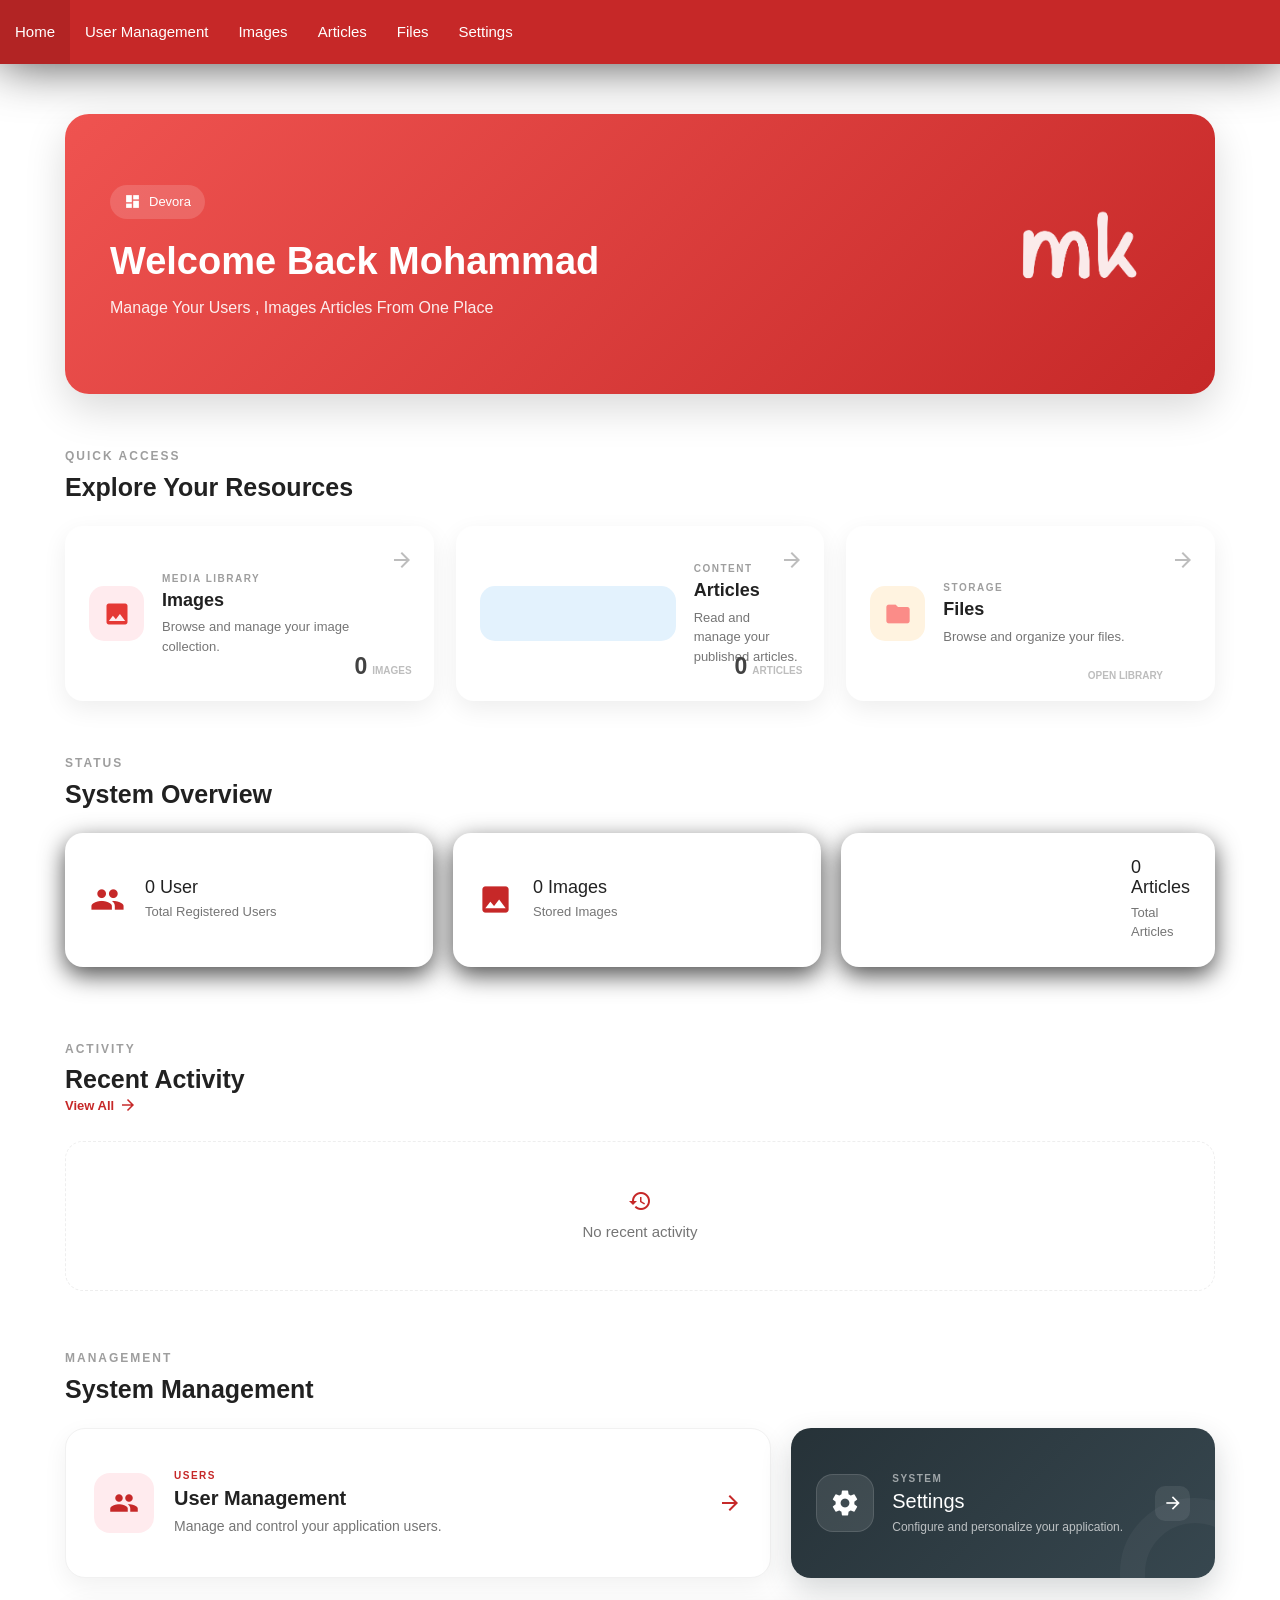
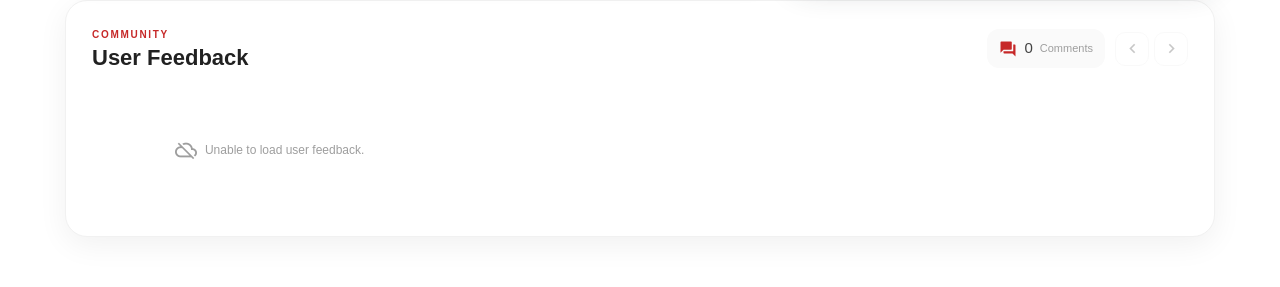
<file: index.html>
<!DOCTYPE html>
<html lang="en">
<head>
    <meta charset="UTF-8">
    <meta name="viewport" content="width=device-width, initial-scale=1.0">
    <link rel="stylesheet" href="assets/materialize/css/materialize.min.css">
    <link rel="stylesheet" href="assets/css/util.css">
    <link href="https://fonts.googleapis.com/icon?family=Material+Icons" rel="stylesheet">
    <link rel="stylesheet" href="assets/css/style.css">
    <link rel="stylesheet" href="assets/css/utility.css">
    <title>Devora</title>
</head>
<style></style>
<body x-data="homeData()" x-init="init()"></body>
  <!-- navbar sevtion ____start____ -->
<nav class=" z-depth-0 top_navbar red darken-1">
    <div class="nav-wrapper"  class="indigo lighten-2" >
      <a href="#!"  class=" hide-on-med-and-up">Home </a>
      <a href="#" data-target="mobile-demo" class="sidenav-trigger"><i class="material-icons ">menu</i></a>
      <ul class=" hide-on-med-and-down ">
        <li class="active"><a href="/index.html">Home</a></li>
        <li><a href="/user.html">User Management</a></li>
        <li><a href="/images.html">Images</a></li>
        <li><a href="/articles.html">Articles</a></li>
        <li><a href="/files.html">Files</a></li>
        <li><a href="/settings.html">Settings</a></li>
      </ul>
    </div>
  </nav>

  <ul class="sidenav" id="mobile-demo">
   <li><div class="user-view">
      <div class="background">
        <img src="assets/images/Background.jpeg" class="w-full">
      </div>
      <a ><img class="circle" src="assets/images/Avatar.jpg"></a>
      <a ><span class="white-text name">mohammad</span></a>
      <a ><span class="white-text email">mohammad@gmail.com</span></a>
    </div></li>
    <li><a href="status.html"><i class="material-icons right sidenav_link_icon">assessment</i>Status</a></li>
    <li><a href="activity.html"><i class="material-icons right sidenav_link_icon" >history</i>Activity</a></li>
    <li><div class="divider"></div></li>
    <li><a class="subheader">peges</a></li>
    <li><a href="/index.html"><i class="material-icons right sidenav_link_icon">home</i>Home</a></li>

    <li><a href="/user.html"><i class="material-icons right sidenav_link_icon">people</i>User Management</a></li>

    <li><a href="/images.html"><i class="material-icons right sidenav_link_icon">image</i>Images</a></li>

    <li><a href="/articles.html"><i class="material-icons right sidenav_link_icon">article</i>Articles </a></li>

    <li><a href="/files.html"><i class="material-icons right sidenav_link_icon">folder</i>Files</a></li>

    <li><a href="/settings.html"><i class="material-icons right sidenav_link_icon">settings</i>Settings</a></li>
  </ul>
    <!-- navbar sevtion ____end____   -->

     <!-- home sevtion ____start____ -->

     <main class="home-container">
    
      <!-- Welcome section -->
        
       <section class="hero-section">
         <div class="hero-content">
          <span class="hero-badge">
            <i class="material-icons">dashboard</i>
                 Devora
          </span>
          <h1>Welcome Back <span x-text="welcomeName"></span></h1>
          <p> Manage Your Users , Images Articles From One Place </p>
         </div>
         <div class="hero-logo"> <img src="/assets/images/logo1.png" alt="My Project Logo"></div>
       </section>

       <!-- Quick Access -->

        <section class="home-section">
          <div class="section-title">
            <div>
              <span>QUICK ACCESS</span>
              <h2>Explore Your Resources</h2>
            </div>
          </div> 
          <div class="resource-grid">  

            <!--Images-->

           <a href="images.html" class="resource-card resource-card-images">

    <div class="resource-icon images-icon">
        <i class="material-icons">image</i>
    </div>

    <div class="resource-content">

        <span class="resource-label">
            MEDIA LIBRARY
        </span>

        <h3>Images</h3>

        <p>
            Browse and manage your image collection.
        </p>

    </div>

    <div class="resource-meta">

        <strong
            x-text="imageCount"
        >
            0
        </strong>

        <span>Images</span>

    </div>

    <i class="material-icons arrow-icon">
        arrow_forward
    </i>

</a>

            <!--Articles-->
            <a href="articles.html" class="resource-card resource-card-articles">

    <div class="resource-icon articles-icon">
        <i class="material-icons">article</i>
    </div>

    <div class="resource-content">

        <span class="resource-label">
            CONTENT
        </span>

        <h3>Articles</h3>

        <p>
            Read and manage your published articles.
        </p>

    </div>

    <div class="resource-meta">

        <strong
            x-text="articleCount"
        >
            0
        </strong>

        <span>Articles</span>

    </div>

    <i class="material-icons arrow-icon">
        arrow_forward
    </i>

</a>

            <!--Files-->
           <a href="files.html" class="resource-card resource-card-files">

    <div class="resource-icon files-icon">
        <i class="material-icons">folder</i>
    </div>

    <div class="resource-content">

        <span class="resource-label">
            STORAGE
        </span>

        <h3>Files</h3>

        <p>
            Browse and organize your files.
        </p>

    </div>

    <div class="resource-meta resource-meta-arrow">

        <span>Open Library</span>

    </div>

    <i class="material-icons arrow-icon">
        arrow_forward
    </i>

</a>
          </div> 
        </section>

       <!--Status-->

      <section class="home-section home-status-section">
        <div class="section-title">
          <span>STATUS</span>
          <h2>System Overview</h2>
        </div>
        <div class="status-card">
          <!--people-->
          <div class="status-item">
            <i class="material-icons">people</i>
            <div>
              <h3>
                <span x-show="!isLoading" x-text="users.length"></span>
                <span x-show="isLoading">...</span>
                User
              </h3>
              <p>Total Registered Users</p>
            </div>
          </div>
         <!--Image-->
           <div class="status-item">
              <i class="material-icons">image</i>
              <div>
                 <h3>
                    <span x-show="!isLoadingImages" x-text="imageCount"></span>
                    <span x-show="isLoadingImages">...</span>
                   Images
                 </h3>
                   <p>Stored Images</p>
                </div>
            </div>
          <!--Article-->
           <div class="status-item">
              <i class="material-icons">article</i>
              <div>
                  <h3>
                      <span x-show="!isLoadingArticles" x-text="articleCount"></span>
                      <span x-show="isLoadingArticles">...</span>
                      Articles
                  </h3>
                  <p>Total Articles</p>
               </div>
             </div>
         </div>
      </section> 


<!-- =====================================================
     RECENT ACTIVITY
====================================================== -->

<section class="home-section home-activity-section">

    <div class="section-title">

        <div>

            <span>
                ACTIVITY
            </span>

            <h2>
                Recent Activity
            </h2>

        </div>


        <a
            href="activity.html"
            class="home-activity-view-all"
        >

            View All

            <i class="material-icons">
                arrow_forward
            </i>

        </a>

    </div>


    <div class="home-activity-list">

        <template
            x-for="activity in homeActivities.slice(0, 4)"
            :key="activity.id"
        >

            <a
                href="activity.html"
                class="home-activity-item"
            >

                <div class="home-activity-icon">

                    <i
                        class="material-icons"
                        x-text="activity.icon"
                    ></i>

                </div>


                <div class="home-activity-content">

                    <strong
                        x-text="activity.title"
                    ></strong>

                    <span
                        x-text="activity.description"
                    ></span>

                </div>


                <time
                    x-text="activity.time"
                ></time>


                <i class="material-icons">
                    chevron_right
                </i>

            </a>

        </template>


        <div
            class="home-activity-empty"
            x-show="homeActivities.length === 0"
        >

            <i class="material-icons">
                history
            </i>

            <span>
                No recent activity
            </span>

        </div>

    </div>

</section>

<!-- System Management -->

<section class="home-section system-management-section">

    <div class="section-title">

        <div>

            <span>MANAGEMENT</span>

            <h2>System Management</h2>

        </div>

    </div>


   <div class="management-grid">


    <!-- USER MANAGEMENT -->

    <a
        href="user.html"
        class="management-user-card"
    >

        <div class="management-icon">

            <i class="material-icons">
                people
            </i>

        </div>


        <div class="management-content">

            <span class="management-label">
                USERS
            </span>

            <h3>
                User Management
            </h3>

            <p>
                Manage and control your application users.
            </p>

        </div>


        <i class="material-icons management-arrow">
            arrow_forward
        </i>

    </a>



    <!-- SETTINGS -->

    <a
        href="settings.html"
        class="settings-management-card"
    >

        <div class="settings-gear">

            <i class="material-icons">
                settings
            </i>

        </div>


        <div class="settings-management-content">

            <span>
                SYSTEM
            </span>

            <h3>
                Settings
            </h3>

            <p>
                Configure and personalize your application.
            </p>

        </div>


        <div class="settings-open">

            <i class="material-icons">
                arrow_forward
            </i>

        </div>

    </a>

</div>

<!-- USER FEEDBACK -->

<div class="user-feedback-section">

<div class="feedback-header">

    <div>

        <span>
            COMMUNITY
        </span>

        <h3>
            User Feedback
        </h3>

    </div>


    <div class="feedback-actions">

        <div class="feedback-count">

            <i class="material-icons">
                forum
            </i>

            <strong x-text="commentCount">
                0
            </strong>

            <span>
                Comments
            </span>

        </div>


        <div class="feedback-controls">

            <button
                type="button"
                @click="
                    currentCommentIndex =
                    (currentCommentIndex - 1 + allComments.length)
                    % allComments.length;

                    updateVisibleComments();
                "
                :disabled="!allComments.length"
            >
                <i class="material-icons">
                    chevron_left
                </i>
            </button>


            <button
                type="button"
                @click="
                    currentCommentIndex =
                    (currentCommentIndex + 1)
                    % allComments.length;

                    updateVisibleComments();
                "
                :disabled="!allComments.length"
            >
                <i class="material-icons">
                    chevron_right
                </i>
            </button>

        </div>

    </div>

</div>
    <!-- Loading -->

    <div
        class="feedback-loading"
        x-show="isLoadingComments"
    >

        <div class="preloader-wrapper small active">

            <div class="spinner-layer spinner-red-only">

                <div class="circle-clipper left">
                    <div class="circle"></div>
                </div>

                <div class="gap-patch">
                    <div class="circle"></div>
                </div>

                <div class="circle-clipper right">
                    <div class="circle"></div>
                </div>

            </div>

        </div>

        <span>
            Loading feedback...
        </span>

    </div>



    <!-- Comments -->

    <div
        class="feedback-list"
        x-show="!isLoadingComments"
    >

        <template
            x-for="comment in comments"
            :key="comment.id"
        >

            <div class="feedback-item">


                <div class="feedback-avatar">

                    <span
                        x-text="
                            comment.name
                                .charAt(0)
                                .toUpperCase()
                        "
                    ></span>

                </div>


                <div class="feedback-content">

                    <div class="feedback-user">

                        <strong
                            x-text="comment.name"
                        ></strong>

                        <span
                            x-text="comment.email"
                        ></span>

                    </div>


                    <p
                        x-text="comment.body"
                    ></p>

                </div>


                <i class="material-icons feedback-quote">
                    format_quote
                </i>

            </div>

        </template>


        <!-- Error -->

        <div
            class="feedback-empty"
            x-show="commentsError"
        >

            <i class="material-icons">
                cloud_off
            </i>

            <span>
                Unable to load user feedback.
            </span>

        </div>


    </div>

</div>

</section>
     </main>

     <!-- home sevtion ____end____   -->

    <script src="assets/materialize/js/materialize.min.js"></script>    
    <script src="assets/js/axios.js"></script>
    <script src="assets/js/home.js"></script>    
    <script src="assets/js/alpine.js"></script>
    <script src="assets/js/main.js"></script>
</body>
</html>
</file>
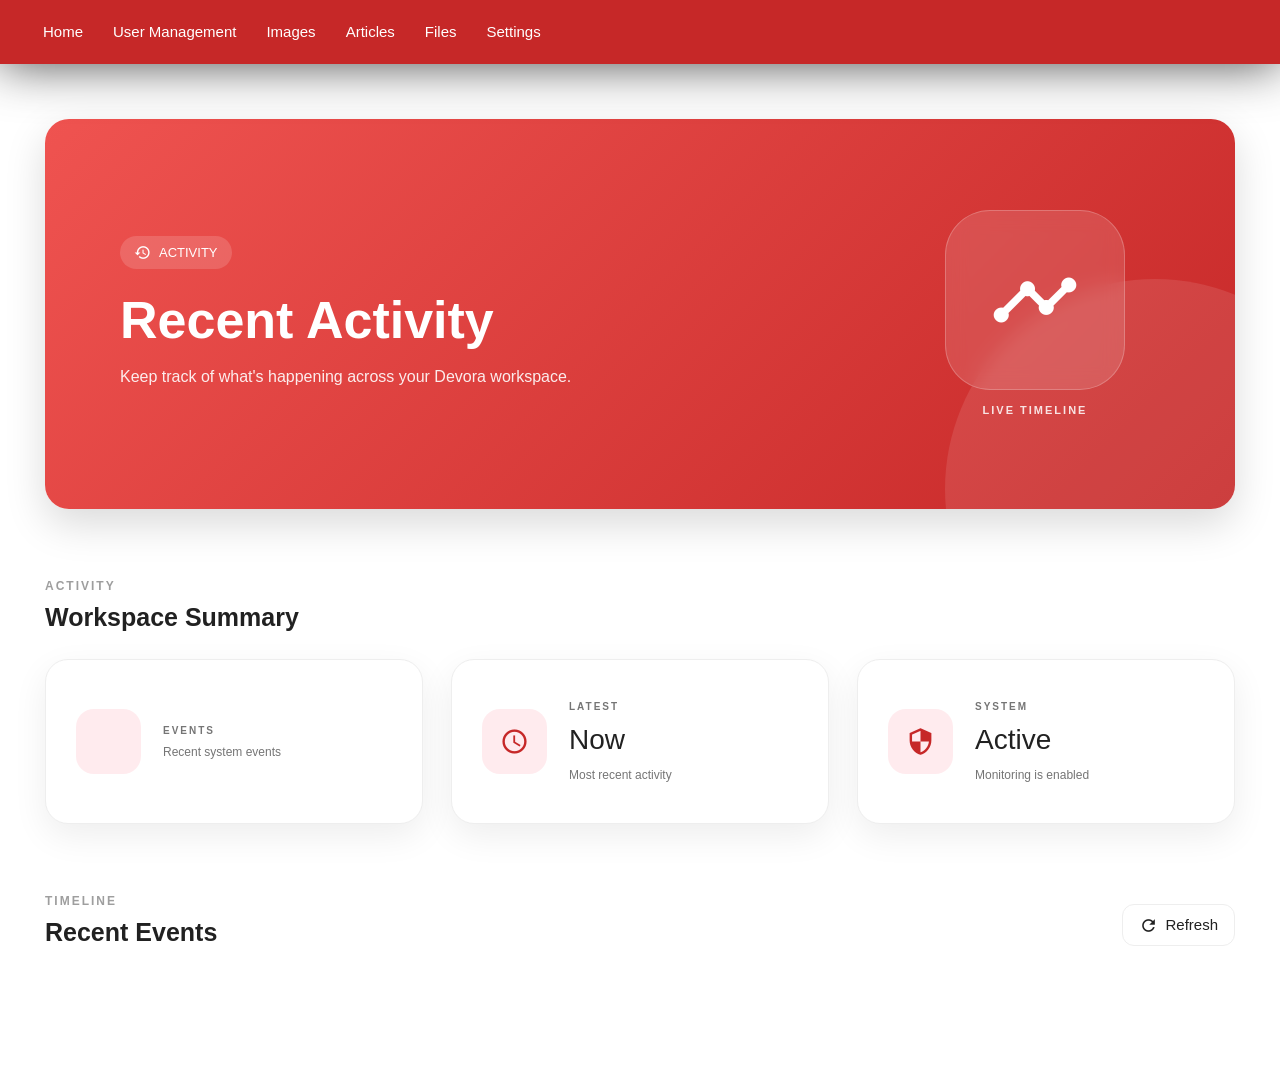
<file: activity.html>
<!DOCTYPE html>
<html lang="en">
<head>

    <meta charset="UTF-8">

    <meta
        name="viewport"
        content="width=device-width, initial-scale=1.0"
    >

    <link
        rel="stylesheet"
        href="assets/materialize/css/materialize.min.css"
    >

    <link
        rel="stylesheet"
        href="assets/css/util.css"
    >

    <link
        rel="stylesheet"
        href="assets/css/style.css"
    >

    <link
        rel="stylesheet"
        href="assets/css/utility.css"
    >

    <link
        href="https://fonts.googleapis.com/icon?family=Material+Icons"
        rel="stylesheet"
    >

    <title>Devora — Activity</title>

</head>


<body
    x-data="activityData()"
    x-init="init()"
>

<!-- =====================================================
     DEVORA NAVBAR
====================================================== -->

<nav class="z-depth-0 top_navbar red darken-1 utility-navbar">

    <div class="nav-wrapper">

        <!-- Mobile title -->

        <a
            href="#!"
            class="hide-on-med-and-up utility-nav-title"
        >
            <span
                x-show="isActivityPage === true"
                x-cloak
            >
                Activity
            </span>
        </a>


        <!-- Hamburger -->

        <a
            href="#"
            data-target="mobile-demo"
            class="sidenav-trigger"
        >

            <i class="material-icons">
                menu
            </i>

        </a>


        <!-- Desktop Navigation -->

        <ul class="hide-on-med-and-down">

            <li>
                <a href="index.html">
                    Home
                </a>
            </li>


            <li>
                <a href="user.html">
                    User Management
                </a>
            </li>


            <li>
                <a href="images.html">
                    Images
                </a>
            </li>


            <li>
                <a href="articles.html">
                    Articles
                </a>
            </li>


            <li>
                <a href="files.html">
                    Files
                </a>
            </li>


            <li>
                <a href="settings.html">
                    Settings
                </a>
            </li>

        </ul>

    </div>

</nav>

    <!-- =====================================================
         SAME MOBILE SIDENAV
    ====================================================== -->

    <ul class="sidenav" id="mobile-demo">

        <li>

            <div class="user-view">

                <div class="background">

                    <img
                        src="assets/images/Background.jpeg"
                        class="w-full"
                    >

                </div>

                <a>
                    <img
                        class="circle"
                        src="assets/images/Avatar.jpg"
                    >
                </a>

                <a>
                    <span class="white-text name">
                        mohammad
                    </span>
                </a>

                <a>
                    <span class="white-text email">
                        mohammad@gmail.com
                    </span>
                </a>

            </div>

        </li>


        <li>

            <a href="status.html">

                <i class="material-icons right sidenav_link_icon">
                    assessment
                </i>

                Status

            </a>

        </li>


        <li>

            <a href="activity.html">

                <i class="material-icons right sidenav_link_icon">
                    history
                </i>

                Activity

            </a>

        </li>


        <li>
            <div class="divider"></div>
        </li>


        <li>
            <a class="subheader">
                pages
            </a>
        </li>


        <li>
            <a href="index.html">

                <i class="material-icons right sidenav_link_icon">
                    home
                </i>

                Home

            </a>
        </li>


        <li>
            <a href="user.html">

                <i class="material-icons right sidenav_link_icon">
                    people
                </i>

                User Management

            </a>
        </li>


        <li>
            <a href="images.html">

                <i class="material-icons right sidenav_link_icon">
                    image
                </i>

                Images

            </a>
        </li>


        <li>
            <a href="articles.html">

                <i class="material-icons right sidenav_link_icon">
                    article
                </i>

                Articles

            </a>
        </li>


        <li>
            <a href="files.html">

                <i class="material-icons right sidenav_link_icon">
                    folder
                </i>

                Files

            </a>
        </li>


        <li>
            <a href="settings.html">

                <i class="material-icons right sidenav_link_icon">
                    settings
                </i>

                Settings

            </a>
        </li>

    </ul>


    <!-- =====================================================
         PAGE
    ====================================================== -->

    <main class="utility-page utility-activity-page">


        <!-- HERO -->

        <section class="hero-section utility-hero">

            <div class="hero-content">

                <span class="hero-badge">

                    <i class="material-icons">
                        history
                    </i>

                    ACTIVITY

                </span>


                <h1>
                    Recent Activity
                </h1>


                <p>
                    Keep track of what's happening across
                    your Devora workspace.
                </p>

            </div>


            <div class="utility-hero-visual">

                <div class="utility-hero-icon">

                    <i class="material-icons">
                        timeline
                    </i>

                </div>


                <span>
                    LIVE TIMELINE
                </span>

            </div>

        </section>


        <!-- =================================================
             ACTIVITY SUMMARY
        ================================================== -->

        <section class="utility-section">


            <div class="section-title">

                <div>

                    <span>
                        ACTIVITY
                    </span>

                    <h2>
                        Workspace Summary
                    </h2>

                </div>

            </div>


            <div class="activity-summary-grid">


                <div class="activity-summary-card">

                    <div class="activity-summary-icon">
                        <i class="material-icons">
                            bolt
                        </i>
                    </div>

                    <div>

                        <span>
                            EVENTS
                        </span>

                        <strong
                            x-text="activities.length"
                        >
                            0
                        </strong>

                        <p>
                            Recent system events
                        </p>

                    </div>

                </div>


                <div class="activity-summary-card">

                    <div class="activity-summary-icon">
                        <i class="material-icons">
                            schedule
                        </i>
                    </div>

                    <div>

                        <span>
                            LATEST
                        </span>

                        <strong>
                            Now
                        </strong>

                        <p>
                            Most recent activity
                        </p>

                    </div>

                </div>


                <div class="activity-summary-card">

                    <div class="activity-summary-icon">
                        <i class="material-icons">
                            security
                        </i>
                    </div>

                    <div>

                        <span>
                            SYSTEM
                        </span>

                        <strong>
                            Active
                        </strong>

                        <p>
                            Monitoring is enabled
                        </p>

                    </div>

                </div>

            </div>

        </section>


        <!-- =================================================
             TIMELINE
        ================================================== -->

        <section class="utility-section activity-timeline-section">


            <div class="section-title">

                <div>

                    <span>
                        TIMELINE
                    </span>

                    <h2>
                        Recent Events
                    </h2>

                </div>


                <button
                    class="activity-refresh"
                    type="button"
                    @click="refresh()"
                >

                    <i class="material-icons">
                        refresh
                    </i>

                    Refresh

                </button>

            </div>


            <div class="activity-timeline">


                <template
                    x-for="(activity, index) in activities"
                    :key="activity.id"
                >

                    <article class="activity-item">


                        <div class="activity-line">

                            <div
                                class="activity-dot"
                                :class="'activity-' + activity.type"
                            >

                                <i
                                    class="material-icons"
                                    x-text="activity.icon"
                                ></i>

                            </div>

                        </div>


                        <div class="activity-content">


                            <div class="activity-card">


                                <div class="activity-card-top">

                                    <div>

                                        <span
                                            class="activity-category"
                                            x-text="activity.category"
                                        ></span>

                                        <h3
                                            x-text="activity.title"
                                        ></h3>

                                    </div>


                                    <time
                                        x-text="activity.time"
                                    ></time>

                                </div>


                                <p
                                    x-text="activity.description"
                                ></p>


                                <div
                                    class="activity-meta"
                                    x-show="activity.meta"
                                >

                                    <i class="material-icons">
                                        info
                                    </i>

                                    <span
                                        x-text="activity.meta"
                                    ></span>

                                </div>


                            </div>

                        </div>

                    </article>

                </template>


                <div
                    class="activity-empty"
                    x-show="activities.length === 0"
                    x-cloak
                >

                    <i class="material-icons">
                        history_toggle_off
                    </i>

                    <h3>
                        No activity yet
                    </h3>

                    <p>
                        Activity will appear here as
                        events occur.
                    </p>

                </div>


            </div>

        </section>


    </main>


<script src="assets/materialize/js/materialize.min.js"></script>

<script src="assets/js/axios.js"></script>

<script src="assets/js/alpine.js"></script>

<script src="assets/js/utility.js"></script>

<script src="assets/js/home.js"></script>

<script src="assets/js/main.js"></script>

</body>
</html>
</file>
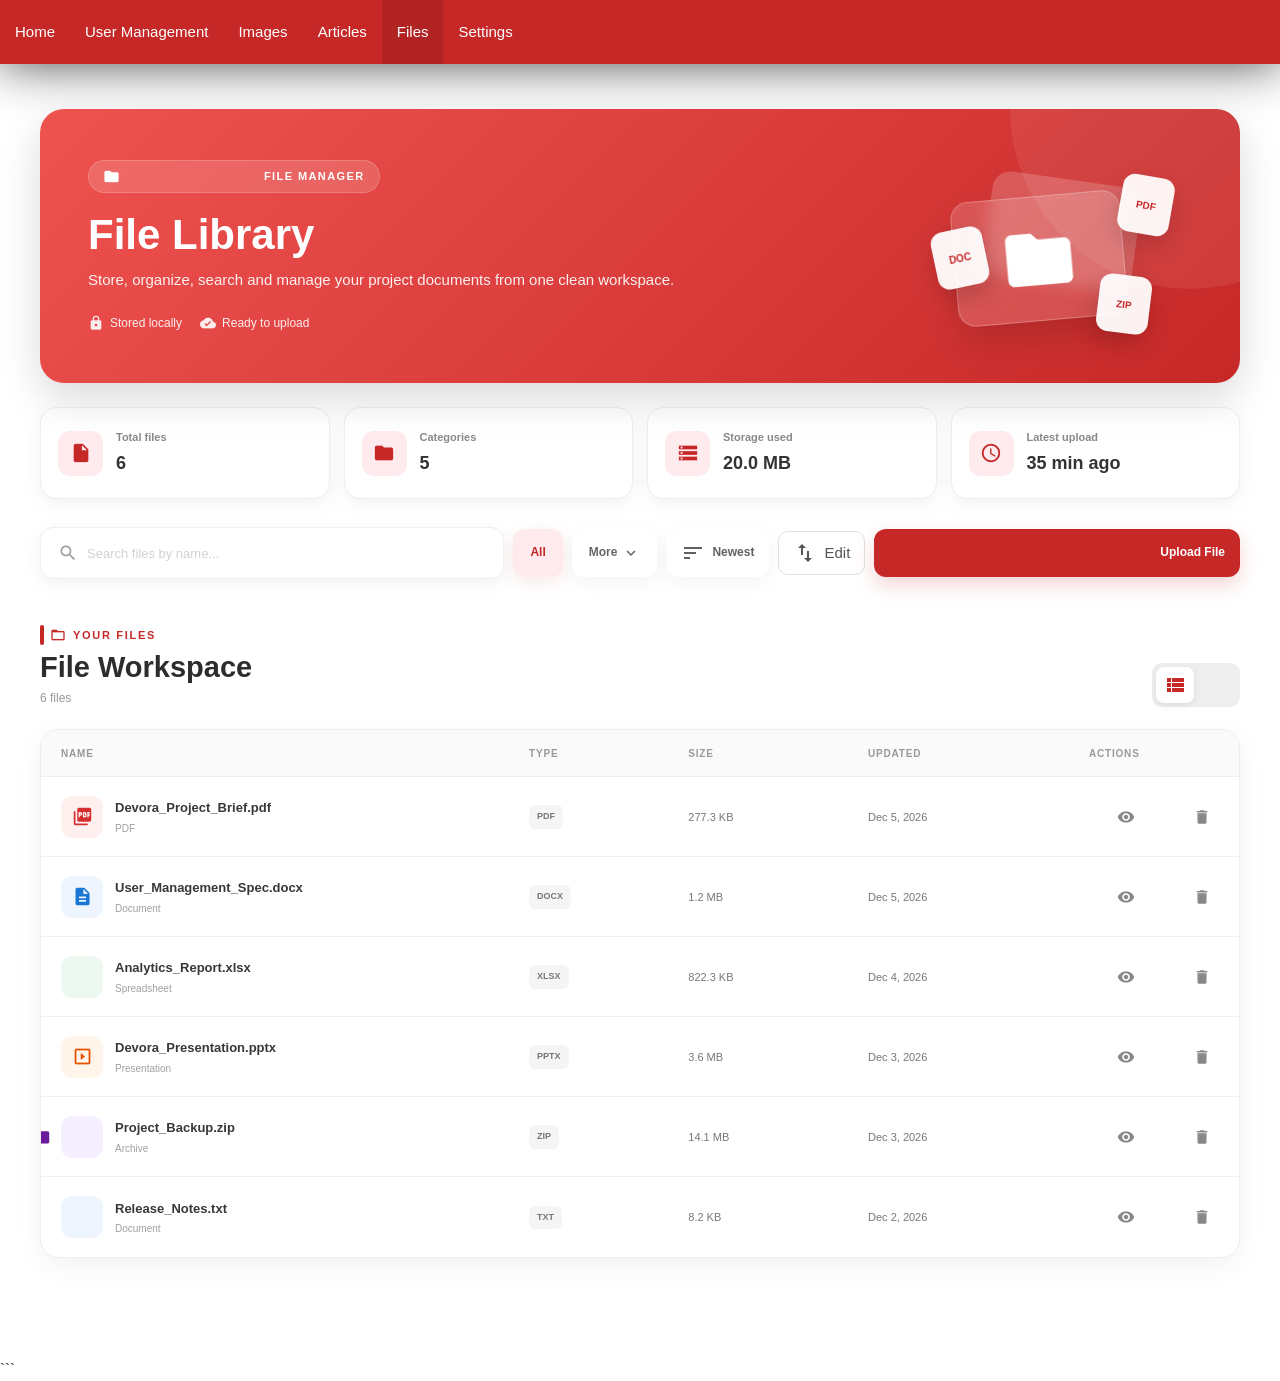
<file: files.html>
<!DOCTYPE html>
<html lang="en">
<head>
    <meta charset="UTF-8">
    <meta name="viewport" content="width=device-width, initial-scale=1.0">

    <link rel="stylesheet" href="assets/materialize/css/materialize.min.css">
    <link rel="stylesheet" href="assets/css/util.css">
    <link href="https://fonts.googleapis.com/icon?family=Material+Icons" rel="stylesheet">
    <link rel="stylesheet" href="assets/css/style.css">
    <link rel="stylesheet" href="assets/css/files.css">

    <title>Files - Devora</title>
</head>

<body x-data="filesData" x-init="init()">

    <!-- =========================
         NAVBAR
    ========================== -->
    <nav class="z-depth-0 top_navbar red darken-1">
        <div class="nav-wrapper">

            <a href="#!" class="hide-on-med-and-up brand-logo-small">
                Files
            </a>

            <a href="#" data-target="mobile-demo" class="sidenav-trigger">
                <i class="material-icons">menu</i>
            </a>

            <ul class="hide-on-med-and-down">
                <li>
                    <a href="/index.html">Home</a>
                </li>

                <li>
                    <a href="/user.html">User Management</a>
                </li>

                <li>
                    <a href="/images.html">Images</a>
                </li>

                <li>
                    <a href="/articles.html">Articles</a>
                </li>

                <li class="active">
                    <a href="/files.html">Files</a>
                </li>

                <li>
                    <a href="/settings.html">Settings</a>
                </li>
            </ul>

        </div>
    </nav>


    <!-- =========================
         MOBILE MENU
    ========================== -->
    <ul class="sidenav" id="mobile-demo">

        <li>
            <div class="user-view">

                <div class="background">
                    <img
                        src="assets/images/Background.jpeg"
                        class="w-full"
                    >
                </div>

                <a href="#!">
                    <img
                        class="circle"
                        src="assets/images/Avatar.jpg"
                    >
                </a>

                <a href="#!">
                    <span class="white-text name">
                        mohammad
                    </span>
                </a>

                <a href="#!">
                    <span class="white-text email">
                        mohammad@gmail.com
                    </span>
                </a>

            </div>
        </li>

    <li><a href="status.html"><i class="material-icons right sidenav_link_icon">assessment</i>Status</a></li>
    <li><a href="activity.html"><i class="material-icons right sidenav_link_icon">history</i>Activity</a></li>
    <li><div class="divider"></div></li>
    <li><a class="subheader">peges</a></li>

        <li>
            <a href="/index.html">
                <i class="material-icons right sidenav_link_icon">
                    home
                </i>
                Home
            </a>
        </li>

        <li>
            <a href="/user.html">
                <i class="material-icons right sidenav_link_icon">
                    people
                </i>
                User Management
            </a>
        </li>

        <li>
            <a href="/images.html">
                <i class="material-icons right sidenav_link_icon">
                    image
                </i>
                Images
            </a>
        </li>

        <li>
            <a href="/articles.html">
                <i class="material-icons right sidenav_link_icon">
                    article
                </i>
                Articles
            </a>
        </li>

        <li>
            <a href="/files.html">
                <i class="material-icons right sidenav_link_icon">
                    folder
                </i>
                Files
            </a>
        </li>

        <li>
            <a href="/settings.html">
                <i class="material-icons right sidenav_link_icon">
                    settings
                </i>
                Settings
            </a>
        </li>

    </ul>


    <!-- =========================
         MAIN
    ========================== -->
    <main class="files-container">


        <!-- =========================
             HERO
        ========================== -->
        <section class="files-hero">

            <div class="files-hero-content">

                <span class="files-badge">
                    <i class="material-icons">
                        folder_managed
                    </i>

                    FILE MANAGER
                </span>

                <h1>
                    File Library
                </h1>

                <p>
                    Store, organize, search and manage your project
                    documents from one clean workspace.
                </p>

                <div class="files-hero-meta">

                    <span>
                        <i class="material-icons">
                            lock
                        </i>

                        Stored locally
                    </span>

                    <span>
                        <i class="material-icons">
                            cloud_done
                        </i>

                        Ready to upload
                    </span>

                </div>

            </div>


            <!-- HERO VISUAL -->
            <div
                class="files-hero-visual"
                aria-hidden="true"
            >

                <div class="files-folder-back"></div>

                <div class="files-folder-front">

                    <i class="material-icons">
                        folder
                    </i>

                </div>

                <span class="files-floating-file file-a">
                    PDF
                </span>

                <span class="files-floating-file file-b">
                    DOC
                </span>

                <span class="files-floating-file file-c">
                    ZIP
                </span>

            </div>

        </section>


        <!-- =========================
             STATISTICS
        ========================== -->
        <section class="files-stats">


            <!-- TOTAL FILES -->
            <div class="file-stat-card">

                <div class="file-stat-icon">

                    <i class="material-icons">
                        insert_drive_file
                    </i>

                </div>

                <div>

                    <span>
                        Total files
                    </span>

                    <strong
                        x-text="files.length"
                    >
                    </strong>

                </div>

            </div>


            <!-- CATEGORIES -->
            <div class="file-stat-card">

                <div class="file-stat-icon">

                    <i class="material-icons">
                        folder
                    </i>

                </div>

                <div>

                    <span>
                        Categories
                    </span>

                    <strong
                        x-text="categoryCount"
                    >
                    </strong>

                </div>

            </div>


            <!-- STORAGE -->
            <div class="file-stat-card">

                <div class="file-stat-icon">

                    <i class="material-icons">
                        storage
                    </i>

                </div>

                <div>

                    <span>
                        Storage used
                    </span>

                    <strong
                        x-text="formatBytes(totalSize)"
                    >
                    </strong>

                </div>

            </div>


            <!-- LATEST -->
            <div class="file-stat-card">

                <div class="file-stat-icon">

                    <i class="material-icons">
                        schedule
                    </i>

                </div>

                <div>

                    <span>
                        Latest upload
                    </span>

                    <strong
                        x-text="latestLabel"
                    >
                    </strong>

                </div>

            </div>

        </section>


        <!-- =========================
             TOOLBAR
        ========================== -->


<section class="files-toolbar">

    <!-- SEARCH -->
    <div class="files-search">

        <i class="material-icons">
            search
        </i>

        <input
            type="text"
            placeholder="Search files by name..."
            x-model="search"
        >

        <button
            type="button"
            class="clear-search"
            x-show="search"
            @click="search = ''"
            title="Clear search"
        >
            <i class="material-icons">
                close
            </i>
        </button>

    </div>


    <!-- ALL -->
    <button
        type="button"
        class="files-filter-main"
        :class="{ active: filter === 'all' }"
        @click="filter = 'all'"
    >
        All
    </button>


    <!-- MORE -->
    <div class="files-more-wrapper">

        <button
            type="button"
            class="files-filter-main more-btn"
            :class="{ active: filter !== 'all' }"
            @click="showCategoryMenu = !showCategoryMenu"
        >

            More

            <i
                class="material-icons"
                :class="{ rotated: showCategoryMenu }"
            >
                expand_more
            </i>

        </button>


        <!-- CATEGORY MENU -->
        <div
            class="files-category-menu"
            x-show="showCategoryMenu"
            x-cloak
            @click.outside="showCategoryMenu = false"
        >

            <div class="category-menu-header">

                <span>
                    Categories
                </span>

                <small>
                    Filter by type
                </small>

            </div>


            <button
                type="button"
                class="category-option"
                :class="{ active: filter === 'Document' }"
                @click="filter = 'Document'; showCategoryMenu = false"
            >

                <span class="category-option-icon document">
                    <i class="material-icons">
                        description
                    </i>
                </span>

                <span>
                    Documents
                </span>

                <i
                    class="material-icons check-icon"
                    x-show="filter === 'Document'"
                >
                    check
                </i>

            </button>


            <button
                type="button"
                class="category-option"
                :class="{ active: filter === 'PDF' }"
                @click="filter = 'PDF'; showCategoryMenu = false"
            >

                <span class="category-option-icon pdf">
                    <i class="material-icons">
                        picture_as_pdf
                    </i>
                </span>

                <span>
                    PDF
                </span>

                <i
                    class="material-icons check-icon"
                    x-show="filter === 'PDF'"
                >
                    check
                </i>

            </button>


            <button
                type="button"
                class="category-option"
                :class="{ active: filter === 'Spreadsheet' }"
                @click="filter = 'Spreadsheet'; showCategoryMenu = false"
            >

                <span class="category-option-icon spreadsheet">
                    <i class="material-icons">
                        table_chart
                    </i>
                </span>

                <span>
                    Spreadsheets
                </span>

                <i
                    class="material-icons check-icon"
                    x-show="filter === 'Spreadsheet'"
                >
                    check
                </i>

            </button>


            <button
                type="button"
                class="category-option"
                :class="{ active: filter === 'Presentation' }"
                @click="filter = 'Presentation'; showCategoryMenu = false"
            >

                <span class="category-option-icon presentation">
                    <i class="material-icons">
                        slideshow
                    </i>
                </span>

                <span>
                    Presentations
                </span>

                <i
                    class="material-icons check-icon"
                    x-show="filter === 'Presentation'"
                >
                    check
                </i>

            </button>


            <button
                type="button"
                class="category-option"
                :class="{ active: filter === 'Archive' }"
                @click="filter = 'Archive'; showCategoryMenu = false"
            >

                <span class="category-option-icon archive">
                    <i class="material-icons">
                        folder_zip
                    </i>
                </span>

                <span>
                    Archives
                </span>

                <i
                    class="material-icons check-icon"
                    x-show="filter === 'Archive'"
                >
                    check
                </i>

            </button>


            <button
                type="button"
                class="category-option"
                :class="{ active: filter === 'Other' }"
                @click="filter = 'Other'; showCategoryMenu = false"
            >

                <span class="category-option-icon other">
                    <i class="material-icons">
                        insert_drive_file
                    </i>
                </span>

                <span>
                    Other
                </span>

                <i
                    class="material-icons check-icon"
                    x-show="filter === 'Other'"
                >
                    check
                </i>

            </button>

        </div>

    </div>


    <!-- SORT -->
    <button
        type="button"
        class="files-sort-btn"
        @click="toggleSort()"
    >

        <i class="material-icons">
            sort
        </i>

        <span
            x-text="sortOrder === 'newest'
                ? 'Newest'
                : 'Oldest'"
        >
        </span>

    </button>

    <!-- REORDER -->
    <button
    type="button"
    class="files-reorder-btn"
    :class="{ active: reorderMode }"
    @click="toggleReorderMode()"
    title="Reorder files"
>
    <i class="material-icons">swap_vert</i>

    <span
        x-text="
            reorderMode
                ? 'Done'
                : 'Edit'
        "
    ></span>
    </button>

    <!-- UPLOAD -->
    <button
        type="button"
        class="files-upload-btn"
        @click="openUpload()"
    >

        <i class="material-icons">
            upload_file
        </i>

        Upload File

    </button>

</section>



        <!-- =========================
             FILE WORKSPACE
        ========================== -->
        <section class="files-section">


            <!-- SECTION HEADER -->
            <div class="files-section-heading">

                <div>

                    <div class="files-eyebrow">

                        <i class="material-icons">
                            folder_open
                        </i>

                        YOUR FILES

                    </div>

                    <h2>
                        File Workspace
                    </h2>

                    <p>

                        <span
                            x-text="filteredFiles.length"
                        >
                        </span>

                        <span
                            x-text="filteredFiles.length === 1
                                ? ' file'
                                : ' files'"
                        >
                        </span>

                        <span
                            x-show="search || filter !== 'all'"
                        >
                            matching your current view
                        </span>

                    </p>

                </div>


                <!-- VIEW SWITCHER -->
                <div class="files-view-options">

                    <button
                        type="button"
                        class="files-view-btn"
                        :class="{ active: viewMode === 'list' }"
                        @click="setViewMode('list')"
                        title="List view"
                    >

                        <i class="material-icons">
                            view_list
                        </i>

                    </button>

                    <button
                        type="button"
                        class="files-view-btn"
                        :class="{ active: viewMode === 'grid' }"
                        @click="setViewMode('grid')"
                        title="Grid view"
                    >

                        <i class="material-icons">
                            grid_view
                        </i>

                    </button>

                </div>

            </div>


            <!-- =========================
                 LIST VIEW
            ========================== -->
            <div
                class="files-list"
                x-show="viewMode === 'list'"
                x-cloak
            >

                <!-- TABLE HEADER -->
                <div class="files-list-head">

                    <span>
                        Name
                    </span>

                    <span>
                        Type
                    </span>

                    <span>
                        Size
                    </span>

                    <span>
                        Updated
                    </span>

                    <span>
                        Actions
                    </span>

                </div>


                <!-- FILE ROWS -->
                <template
                    x-for="file in filteredFiles"
                    :key="file.id"
                >

                    <article
                        class="file-row"
                        :class="{ 'reorder-mode': reorderMode }"
                        :draggable="reorderMode"
                    
                        @dragstart="
                            dragStartFile(
                                file,
                                $event
                            )
                        "
                    
                        @dragover="
                            dragOverFile($event)
                        "
                    
                        @dragleave="
                            dragLeaveFile($event)
                        "
                    
                        @drop="
                            dropFile(
                                file,
                                $event
                            )
                        "
                    
                        @dragend="
                            dragEndFile($event)
                    "
                    >


                        <!-- NAME -->
                        <div class="file-name-cell">

                            <div
                                class="file-type-icon"
                                :class="'type-' + file.extension"
                            >

                                <i
                                    class="material-icons"
                                    x-text="fileIcon(file.extension)"
                                >
                                </i>

                            </div>

                            <div>

                                <strong
                                    x-text="file.name"
                                >
                                </strong>

                                <small
                                    x-text="file.category"
                                >
                                </small>

                            </div>

                        </div>


                        <!-- TYPE -->
                        <span
                            class="file-type-label"
                            x-text="file.extension.toUpperCase()"
                        >
                        </span>


                        <!-- SIZE -->
                        <span
                            class="file-size"
                            x-text="formatBytes(file.size)"
                        >
                        </span>


                        <!-- DATE -->
                        <span
                            class="file-date"
                            x-text="formatDate(file.updatedAt)"
                        >
                        </span>


                        <!-- ACTIONS -->
                        <div class="file-actions">

                            <button
                                type="button"
                                @click="previewFile(file)"
                                title="Details"
                            >

                                <i class="material-icons">
                                    visibility
                                </i>

                            </button>

                            <button
                                type="button"
                                @click="downloadFile(file)"
                                title="Download"
                            >

                                <i class="material-icons">
                                    download
                                </i>

                            </button>

                            <button
                                type="button"
                                @click="deleteFile(file.id)"
                                title="Delete"
                            >

                                <i class="material-icons">
                                    delete
                                </i>

                            </button>

                        </div>

                    </article>

                </template>


                <!-- EMPTY -->
                <div
                    class="files-empty"
                    x-show="filteredFiles.length === 0"
                    x-cloak
                >

                    <i class="material-icons">
                        folder_off
                    </i>

                    <h3>
                        No files found
                    </h3>

                    <p>
                        Try another search or upload your first file.
                    </p>

                    <button
                        type="button"
                        class="files-empty-btn"
                        @click="openUpload()"
                    >

                        <i class="material-icons">
                            upload_file
                        </i>

                        Upload File

                    </button>

                </div>

            </div>


            <!-- =========================
                 GRID VIEW
            ========================== -->
            <div
                class="files-grid"
                x-show="viewMode === 'grid'"
                x-cloak
            >

                <template
                    x-for="file in filteredFiles"
                    :key="file.id"
                >

                    <article
                        class="file-card"
                        :class="{ 'reorder-mode': reorderMode }"
                        :draggable="reorderMode"
                    
                        @dragstart="
                            dragStartFile(
                                file,
                                $event
                            )
                        "
                    
                        @dragover="
                            dragOverFile($event)
                        "
                    
                        @dragleave="
                            dragLeaveFile($event)
                        "
                    
                        @drop="
                            dropFile(
                                file,
                                $event
                            )
                        "
                    
                        @dragend="
                            dragEndFile($event)
                    "
                    >


                        <!-- CARD HEADER -->
                        <div class="file-card-top">

                            <div
                                class="file-type-icon large"
                                :class="'type-' + file.extension"
                            >

                                <i
                                    class="material-icons"
                                    x-text="fileIcon(file.extension)"
                                >
                                </i>

                            </div>

                            <button
                                type="button"
                                class="file-more"
                                @click="previewFile(file)"
                            >

                                <i class="material-icons">
                                    more_horiz
                                </i>

                            </button>

                        </div>


                        <!-- NAME -->
                        <strong
                            class="file-card-name"
                            x-text="file.name"
                        >
                        </strong>


                        <!-- CATEGORY -->
                        <span
                            class="file-card-category"
                            x-text="file.category"
                        >
                        </span>


                        <!-- FOOTER -->
                        <div class="file-card-footer">

                            <span
                                x-text="formatBytes(file.size)"
                            >
                            </span>

                            <span
                                x-text="formatDate(file.updatedAt)"
                            >
                            </span>

                        </div>


                        <!-- ACTIONS -->
                        <div class="file-card-actions">

                            <button
                                type="button"
                                @click="previewFile(file)"
                            >

                                <i class="material-icons">
                                    visibility
                                </i>

                                Details

                            </button>

                            <button
                                type="button"
                                @click="downloadFile(file)"
                            >

                                <i class="material-icons">
                                    download
                                </i>

                            </button>

                            <button
                                type="button"
                                @click="deleteFile(file.id)"
                            >

                                <i class="material-icons">
                                    delete
                                </i>

                            </button>

                        </div>

                    </article>

                </template>


                <!-- EMPTY -->
                <div
                    class="files-empty"
                    x-show="filteredFiles.length === 0"
                    x-cloak
                >

                    <i class="material-icons">
                        folder_off
                    </i>

                    <h3>
                        No files found
                    </h3>

                    <p>
                        Try another search or upload your first file.
                    </p>

                </div>

            </div>

        </section>

    </main>


    <!-- =========================
         UPLOAD MODAL
    ========================== -->
    <div
        class="files-modal-backdrop"
        x-show="showUploadModal"
        x-cloak
        @click.self="closeUpload()"
    >

        <div class="files-modal">


            <!-- MODAL HEADER -->
            <div class="files-modal-head">

                <div>

                    <span class="modal-kicker">
                        NEW ASSET
                    </span>

                    <h3>
                        Upload a file
                    </h3>

                </div>

                <button
                    type="button"
                    @click="closeUpload()"
                >

                    <i class="material-icons">
                        close
                    </i>

                </button>

            </div>


            <!-- DROP ZONE -->
            <label
                class="drop-zone"
                :class="{ selected: selectedFile }"
            >

                <input
                    type="file"
                    @change="handleFileSelect($event)"
                >

                <i
                    class="material-icons"
                    x-text="selectedFile
                        ? 'task'
                        : 'cloud_upload'"
                >
                </i>

                <strong
                    x-text="selectedFile
                        ? selectedFile.name
                        : 'Choose a file'"
                >
                </strong>

                <span
                    x-text="selectedFile
                        ? formatBytes(selectedFile.size)
                        : 'PDF, DOC, XLS, ZIP and other files'"
                >
                </span>

            </label>


            <!-- CATEGORY -->
            <div
                class="upload-fields"
                x-show="selectedFile"
            >

                <div class="upload-field">

                    <label>
                        Category
                    </label>

                    <select x-model="newCategory">

                        <option value="Document">
                            Document
                        </option>

                        <option value="PDF">
                            PDF
                        </option>

                        <option value="Spreadsheet">
                            Spreadsheet
                        </option>

                        <option value="Presentation">
                            Presentation
                        </option>

                        <option value="Archive">
                            Archive
                        </option>

                        <option value="Other">
                            Other
                        </option>

                    </select>

                </div>

            </div>


            <!-- MODAL ACTIONS -->
            <div class="files-modal-actions">

                <button
                    type="button"
                    class="modal-cancel"
                    @click="closeUpload()"
                >
                    Cancel
                </button>

                <button
                    type="button"
                    class="modal-submit"
                    :disabled="!selectedFile"
                    @click="saveUpload()"
                >

                    <i class="material-icons">
                        save
                    </i>

                    Save File

                </button>

            </div>

        </div>

    </div>


    <!-- =========================
         DETAILS MODAL
    ========================== -->
    <div
        class="files-modal-backdrop"
        x-show="selectedFileDetails"
        x-cloak
        @click.self="selectedFileDetails = null"
    >

        <div class="files-modal details-modal">


            <!-- HEADER -->
            <div class="files-modal-head">

                <div>

                    <span class="modal-kicker">
                        FILE DETAILS
                    </span>

                    <h3
                        x-text="selectedFileDetails?.name"
                    >
                    </h3>

                </div>

                <button
                    type="button"
                    @click="selectedFileDetails = null"
                >

                    <i class="material-icons">
                        close
                    </i>

                </button>

            </div>


            <!-- FILE PREVIEW -->
            <div class="details-preview">

                <div
                    class="file-type-icon xl"
                    :class="'type-' +
                        (selectedFileDetails?.extension || 'file')"
                >

                    <i
                        class="material-icons"
                        x-text="fileIcon(
                            selectedFileDetails?.extension || ''
                        )"
                    >
                    </i>

                </div>

                <div>

                    <strong
                        x-text="selectedFileDetails?.extension?.toUpperCase()
                            + ' file'"
                    >
                    </strong>

                    <span
                        x-text="selectedFileDetails?.category"
                    >
                    </span>

                </div>

            </div>


            <!-- DETAILS -->
            <div
                class="details-grid"
                x-show="selectedFileDetails"
            >

                <div>

                    <span>
                        File name
                    </span>

                    <strong
                        x-text="selectedFileDetails?.name"
                    >
                    </strong>

                </div>

                <div>

                    <span>
                        Type
                    </span>

                    <strong
                        x-text="selectedFileDetails?.extension?.toUpperCase()"
                    >
                    </strong>

                </div>

                <div>

                    <span>
                        Size
                    </span>

                    <strong
                        x-text="formatBytes(
                            selectedFileDetails?.size || 0
                        )"
                    >
                    </strong>

                </div>

                <div>

                    <span>
                        Updated
                    </span>

                    <strong
                        x-text="formatDate(
                            selectedFileDetails?.updatedAt
                        )"
                    >
                    </strong>

                </div>

            </div>


            <!-- ACTIONS -->
            <div class="files-modal-actions">

                <button
                    type="button"
                    class="modal-cancel"
                    @click="selectedFileDetails = null"
                >
                    Close
                </button>

                <button
                    type="button"
                    class="modal-submit"
                    @click="downloadFile(selectedFileDetails)"
                >

                    <i class="material-icons">
                        download
                    </i>

                    Download

                </button>

            </div>

        </div>

    </div>


    <!-- =========================
         SCRIPTS
    ========================== -->

    <script src="assets/materialize/js/materialize.min.js"></script>

    <script src="assets/js/files.js"></script>

    <script src="assets/js/alpine.js"></script>

    <script src="assets/js/main.js"></script>

</body>
</html>
```
</file>
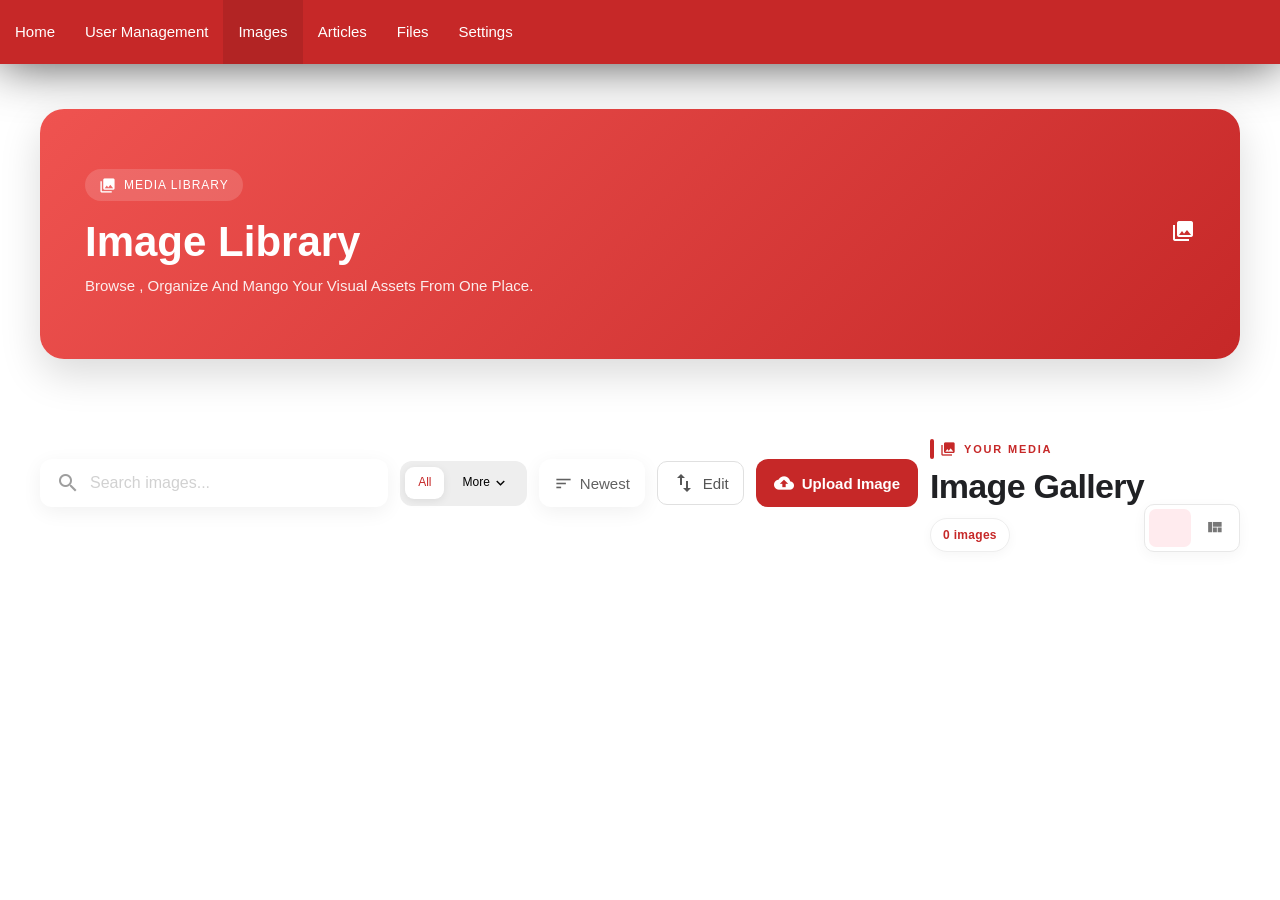
<file: images.html>
<!DOCTYPE html>
<html lang="en">
<head>
    <meta charset="UTF-8">
    <meta name="viewport" content="width=device-width, initial-scale=1.0">
     <link rel="stylesheet" href="assets/materialize/css/materialize.min.css">
     <link rel="stylesheet" href="assets/css/util.css">
     <link href="https://fonts.googleapis.com/icon?family=Material+Icons" rel="stylesheet">
     <link rel="stylesheet" href="assets/css/style.css">
     <link rel="stylesheet" href="assets/css/images.css">
    <title> Images - Devora</title>
</head>
<body x-data="imagesData" x-init="init()">
    <!--============== NAVBAR ===============-->
    <nav class="z-depth-0 top_navbar red darken-1">
    <div class="nav-wrapper">
        <a href="#!" class="hide-on-med-and-up brand-logo-small">Images</a>
        <a href="#"data-target="mobile-demo"class="sidenav-trigger"><i class="material-icons">menu</i></a>
        <ul class="hide-on-med-and-down">
            <li><a href="/index.html">Home</a></li>
            <li><a href="/user.html">User Management</a></li>
            <li class="active"><a href="/images.html">Images</a></li>
            <li><a href="/articles.html">Articles</a></li>
            <li><a href="/files.html">Files</a></li>
            <li><a href="/settings.html">Settings</a></li>
        </ul>
    </div>
    </nav>
    <!--============= MOBILE MENU =============-->

     <ul class="sidenav" id="mobile-demo">

    <li>
        <div class="user-view"> 

            <div class="background"><img src="assets/images/Background.jpeg"class="w-full"></div>
            
            <a><img class="circle"src="assets/images/Avatar.jpg"></a>

            <a><span class="white-text name">mohammad</span></a>

            <a><span class="white-text email">mohammad@gmail.com</span></a>

        </div>
    </li>

    <li><a href="status.html"><i class="material-icons right sidenav_link_icon">assessment</i>Status</a></li>

    <li><a href="activity.html"><i class="material-icons right sidenav_link_icon">history</i>Activity</a></li>

    <li><div class="divider"></div></li>

    <li><a class="subheader">peges</a></li>

    <li><a href="/index.html"><i class="material-icons right sidenav_link_icon">home</i>Home</a></li>

    <li><a href="/user.html"><i class="material-icons right sidenav_link_icon">people</i>User Management</a></li>

    <li><a href="/images.html"><i class="material-icons right sidenav_link_icon">image</i>Images</a></li>

    <li><a href="/articles.html"><i class="material-icons right sidenav_link_icon">article</i>Articles </a></li>

    <li><a href="/files.html"><i class="material-icons right sidenav_link_icon">folder</i>Files</a></li>

    <li><a href="/settings.html"><i class="material-icons right sidenav_link_icon">settings</i>Settings</a></li>

    </ul>

    <!--================ MAIN ==================-->
     <main class="images-container">
        <!--============ HERO ==============-->
        <section class="images-hero">
            <div class="images-hero-content">
                <span class="images-badge"><i class="material-icons">photo_library</i>MEDIA LIBRARY</span>
                <h1> Image Library</h1>
                <p> Browse , Organize And Mango Your Visual Assets From One Place. </p>
            </div>
            <div class="images-hero-visual">
                <div class="hero-image-shape-one"></div>
                <div class="hero-image-shape-two"></div>
                <div class="herp-image-icon">
                    <i class="material-icons">collections</i>
                </div>
            </div>
        </section>

    <!--============== TOOLBAR ================-->
    <section class="images-toolbar">

          <!-- SEARCH -->
           <div class="images-search">
            <i class="material-icons">search</i>
            <input type="text" placeholder="Search images..." x-model="search">
           </div>


<!-- FILTER -->
<div class="images-filter-wrapper">

    <div class="images-filter">

        <!-- ALL -->
        <button
            class="images-filter-btn"
            :class="{ 'active': filter === 'all' }"
            @click="filter = 'all'">
            All
        </button>

        <!-- MORE -->
        <button
            class="images-filter-btn images-more-btn"
            :class="{ 'active': showMoreCategories }"
            @click="showMoreCategories = !showMoreCategories">

            More

            <i class="material-icons">
                keyboard_arrow_down
            </i>

        </button>

    </div>


    <!-- MORE CATEGORIES PANEL -->
    <div
        class="images-more-panel"
        x-show="showMoreCategories"
        x-transition
        @click.outside="showMoreCategories = false"
        x-cloak>

        <div class="images-more-grid">

          <button
             type="button"
            class="images-more-category"
             :class="{ 'active': filter === 'Technology' }"
             @click="filter = 'Technology'; showMoreCategories = false">
             Technology
          </button>

           <button
               type="button"
               class="images-more-category"
               :class="{ 'active': filter === 'Nature' }"
               @click="filter = 'Nature'; showMoreCategories = false">
               Nature
           </button>


            <button
                class="images-more-category"
                :class="{ 'active': filter === 'Business' }"
                @click="filter = 'Business'; showMoreCategories = false">
                Business
            </button>

            <button
                class="images-more-category"
                :class="{ 'active': filter === 'People' }"
                @click="filter = 'People'; showMoreCategories = false">
                People
            </button>

            <button
                class="images-more-category"
                :class="{ 'active': filter === 'Travel' }"
                @click="filter = 'Travel'; showMoreCategories = false">
                Travel
            </button>

            <button
                class="images-more-category"
                :class="{ 'active': filter === 'Architecture' }"
                @click="filter = 'Architecture'; showMoreCategories = false">
                Architecture
            </button>

            <button
                class="images-more-category"
                :class="{ 'active': filter === 'Animals' }"
                @click="filter = 'Animals'; showMoreCategories = false">
                Animals
            </button>

            <button
                class="images-more-category"
                :class="{ 'active': filter === 'Food' }"
                @click="filter = 'Food'; showMoreCategories = false">
                Food
            </button>

            <button
                class="images-more-category"
                :class="{ 'active': filter === 'Fashion' }"
                @click="filter = 'Fashion'; showMoreCategories = false">
                Fashion
            </button>

            <button
                class="images-more-category"
                :class="{ 'active': filter === 'Sports' }"
                @click="filter = 'Sports'; showMoreCategories = false">
                Sports
            </button>

            <button
                class="images-more-category"
                :class="{ 'active': filter === 'Cars' }"
                @click="filter = 'Cars'; showMoreCategories = false">
                Cars
            </button>

            <button
                class="images-more-category"
                :class="{ 'active': filter === 'Space' }"
                @click="filter = 'Space'; showMoreCategories = false">
                Space
            </button>

            <button
                class="images-more-category"
                :class="{ 'active': filter === 'Ocean' }"
                @click="filter = 'Ocean'; showMoreCategories = false">
                Ocean
            </button>

            <button
                class="images-more-category"
                :class="{ 'active': filter === 'City' }"
                @click="filter = 'City'; showMoreCategories = false">
                City
            </button>

            <button
                class="images-more-category"
                :class="{ 'active': filter === 'Minimal' }"
                @click="filter = 'Minimal'; showMoreCategories = false">
                Minimal
            </button>

            <button
                class="images-more-category"
                :class="{ 'active': filter === 'Art' }"
                @click="filter = 'Art'; showMoreCategories = false">
                Art
            </button>

            <button
                class="images-more-category"
                :class="{ 'active': filter === 'Lifestyle' }"
                @click="filter = 'Lifestyle'; showMoreCategories = false">
                Movie
            </button>

            <button
                class="images-more-category"
                :class="{ 'active': filter === 'Education' }"
                @click="filter = 'Education'; showMoreCategories = false">
                Education
            </button>

        </div>

    </div>

</div>


          

            <!-- SORT -->
             <button
               class="images-sort-btn"
                 @click="toggleSort()">
            <i class="material-icons">sort</i>

              <span x-text="sortOrder === 'newest' ? 'Newest' : 'Oldest'"></span>
               </button>

            <!-- REORDER -->
            
            <button
                type="button"
                class="images-reorder-btn"
            
                :class="{
                    'active': reorderMode
                }"
            
                @click="toggleReorderMode()"
            
                title="Reorder images"
            >
            
                <i class="material-icons">
                    swap_vert
                </i>
            
                <span
                    x-text="
                        reorderMode
                            ? 'Done'
                            : 'Edit'
                    "
                ></span>
            
            </button>

            <!-- UPload -->
          <button
             type="button"
             class="images-upload-btn"
              @click="openUpload()"
          >
              <i class="material-icons">cloud_upload</i>
              Upload Image
         </button>

    <!--========= SECTION HEADER ============-->
  <section class="images-section">

    <div class="images-section-heading">

        <div class="gallery-heading-left">

            <div class="gallery-eyebrow">
                <i class="material-icons">photo_library</i>
                <span>YOUR MEDIA</span>
            </div>

            <h2>Image Gallery</h2>

            <div class="gallery-meta">
                    <span class="image-result-count"  x-text="imageCount + (imageCount === 1 ? ' image' : ' images')">
                    <i class="material-icons">collections</i>
                </span>
            </div>

        </div>

         <div class="gallery-view-options">
         
             <!-- GRID VIEW -->
             <button
                 type="button"
                 class="gallery-view-btn"
                 :class="{ 'active': viewMode === 'grid' }"
                 @click="setViewMode('grid')"
                 aria-label="Grid view"
                 title="Grid view"
             >
                 <i class="material-icons">grid_view</i>
             </button>
         
             <!-- MASONRY VIEW -->
             <button
                 type="button"
                 class="gallery-view-btn"
                 :class="{ 'active': viewMode === 'masonry' }"
                 @click="setViewMode('masonry')"
                 aria-label="Masonry view"
                 title="Masonry gallery"
             >
                 <i class="material-icons">view_quilt</i>
             </button>
         
         </div>

    </div>
         
    <!--============ IMAGE GRID =============-->
 <div
    class="images-grid"
    :class="{ 'images-masonry': viewMode === 'masonry' }"
>

    <template x-for="image in filteredImages" :key="image.id">

        <article
            class="image-card"
        
            :class="{
                'reorder-mode': reorderMode
            }"
        
            :draggable="reorderMode"
        
            @dragstart="
                dragStartImage(
                    image,
                    $event
                )
            "
        
            @dragover="
                dragOverImage($event)
            "
        
            @dragleave="
                dragLeaveImage($event)
            "
        
            @drop="
                dropImage(
                    image,
                    $event
                )
            "
        
            @dragend="
                dragEndImage($event)
            "
        >

            <!-- IMAGE -->
            <div class="image-preview">

                <img
                    :src="image.url"
                    :alt="image.name"
                    draggable="false"
                    @dragstart.prevent
                >

                <div class="image-overlay">

                    <!-- PREVIEW -->
                    <button
                        type="button"
                        @click="previewImage(image)"
                        title="Preview"
                    >
                        <i class="material-icons">visibility</i>
                    </button>

                     <!-- EDIT -->
                     <button
                         type="button"
                         @click="openEditImage(image)"
                         title="Edit"
                     >
                         <i class="material-icons">edit</i>
                     </button>

                    <!-- DELETE -->
                    <button
                        type="button"
                        @click="deleteImage(image.id)"
                        title="Delete"
                    >
                        <i class="material-icons">delete</i>
                    </button>

                </div>

            </div>

            <!-- INFO -->
            <div class="image-info">

                <div>
                    <strong x-text="image.name"></strong>
                    <span x-text="image.category"></span>
                </div>

                <i
                    class="material-icons"
                    @click="previewImage(image)"
                >
                    more_vert
                </i>

            </div>

        </article>

    </template>

</div>

<!-- ================= IMAGE PREVIEW ================= -->

<div
    class="image-preview-modal"
    x-show="showPreview"
    x-cloak
    @click.self="closePreview()"
>

    <div class="image-preview-modal-content">

        <!-- CLOSE BUTTON -->
        <button
            type="button"
            class="image-preview-close"
            @click="closePreview()"
        >
            <i class="material-icons">close</i>
        </button>

        <!-- SELECTED IMAGE -->
        <template x-if="selectedImage">

            <div>

                <img
                    :src="selectedImage.url"
                    :alt="selectedImage.name"
                >

                <!-- IMAGE INFO -->
                <div class="image-preview-modal-info">

                    <strong x-text="selectedImage.name"></strong>

                    <span x-text="selectedImage.category"></span>

                </div>

            </div>

        </template>

      </div>

   </div>
<!-- ================= UPLOAD IMAGE MODAL ================= -->

<div
    class="image-upload-modal"
    x-show="showUploadModal"
    x-cloak
    @click.self="closeUpload()"
>

    <div class="image-upload-modal-content">

        <button
            type="button"
            class="image-upload-close"
            @click="closeUpload()"
        >
            <i class="material-icons">close</i>
        </button>


        <div class="image-upload-header">

            <div class="image-upload-icon">
                <i class="material-icons">cloud_upload</i>
            </div>

            <div>
               <h3 x-text="editingImage ? 'Edit Image' : 'Upload Image'"></h3>

               <p x-text=" editingImage ? 'Update your image information.' : 'Add a new image to your media library.'"></p>
            </div>

        </div>


        <!-- FILE -->

        <div class="image-upload-field">

            <label>Select Image</label>

            <input
                type="file"
                accept="image/*"
                @change="selectFile($event)"
            >

        </div>


        <!-- NAME -->

        <div class="image-upload-field">

            <label>Image Name</label>

            <input
                type="text"
                placeholder="Enter image name..."
                x-model="newImageName"
            >

        </div>


        <!-- CATEGORY -->

        <div class="image-upload-field" >

            <label>Category</label>

              <select x-model="newImageCategory"  >
              
                  <option value="Technology">Technology</option>
              
                  <option value="Nature">Nature</option>
              
                  <option value="Business">Business</option>
              
                  <option value="People">People</option>
              
                  <option value="Travel">Travel</option>
              
                  <option value="Architecture">Architecture</option>
              
                  <option value="Animals">Animals</option>
              
                  <option value="Food">Food</option>
              
                  <option value="Fashion">Fashion</option>
              
                  <option value="Sports">Sports</option>
              
                  <option value="Cars">Cars</option>
              
                  <option value="Space">Space</option>
              
                  <option value="Ocean">Ocean</option>
              
                  <option value="City">City</option>
              
                  <option value="Minimal">Minimal</option>
              
                  <option value="Art">Art</option>
              
                  <option value="Movie">Movie</option>
              
                  <option value="Education">Education</option>
              
              </select>

        </div>


        <!-- ACTIONS -->

        <div class="image-upload-actions">

            <button
                type="button"
                class="image-upload-cancel"
                @click="closeUpload()"
            >
                Cancel
            </button>

            <button
              type="button"
              class="image-upload-submit"
              @click="editingImage ? saveImageEdit() : uploadImage()">

             <i class="material-icons" x-text="editingImage ? 'save' : 'cloud_upload'"></i>

                <span x-text="editingImage ? 'Save Changes' : 'Upload Image'"></span>
            </button>

        </div>

    </div>

</div>
</main>
  <!--================ JS ==================-->
  <script src="assets/materialize/js/materialize.min.js"></script>
  <script src="assets/js/images.js"></script>
  <script src="assets/js/alpine.js"></script>
  <script src="assets/js/main.js"></script>
</body>
</html>
</file>
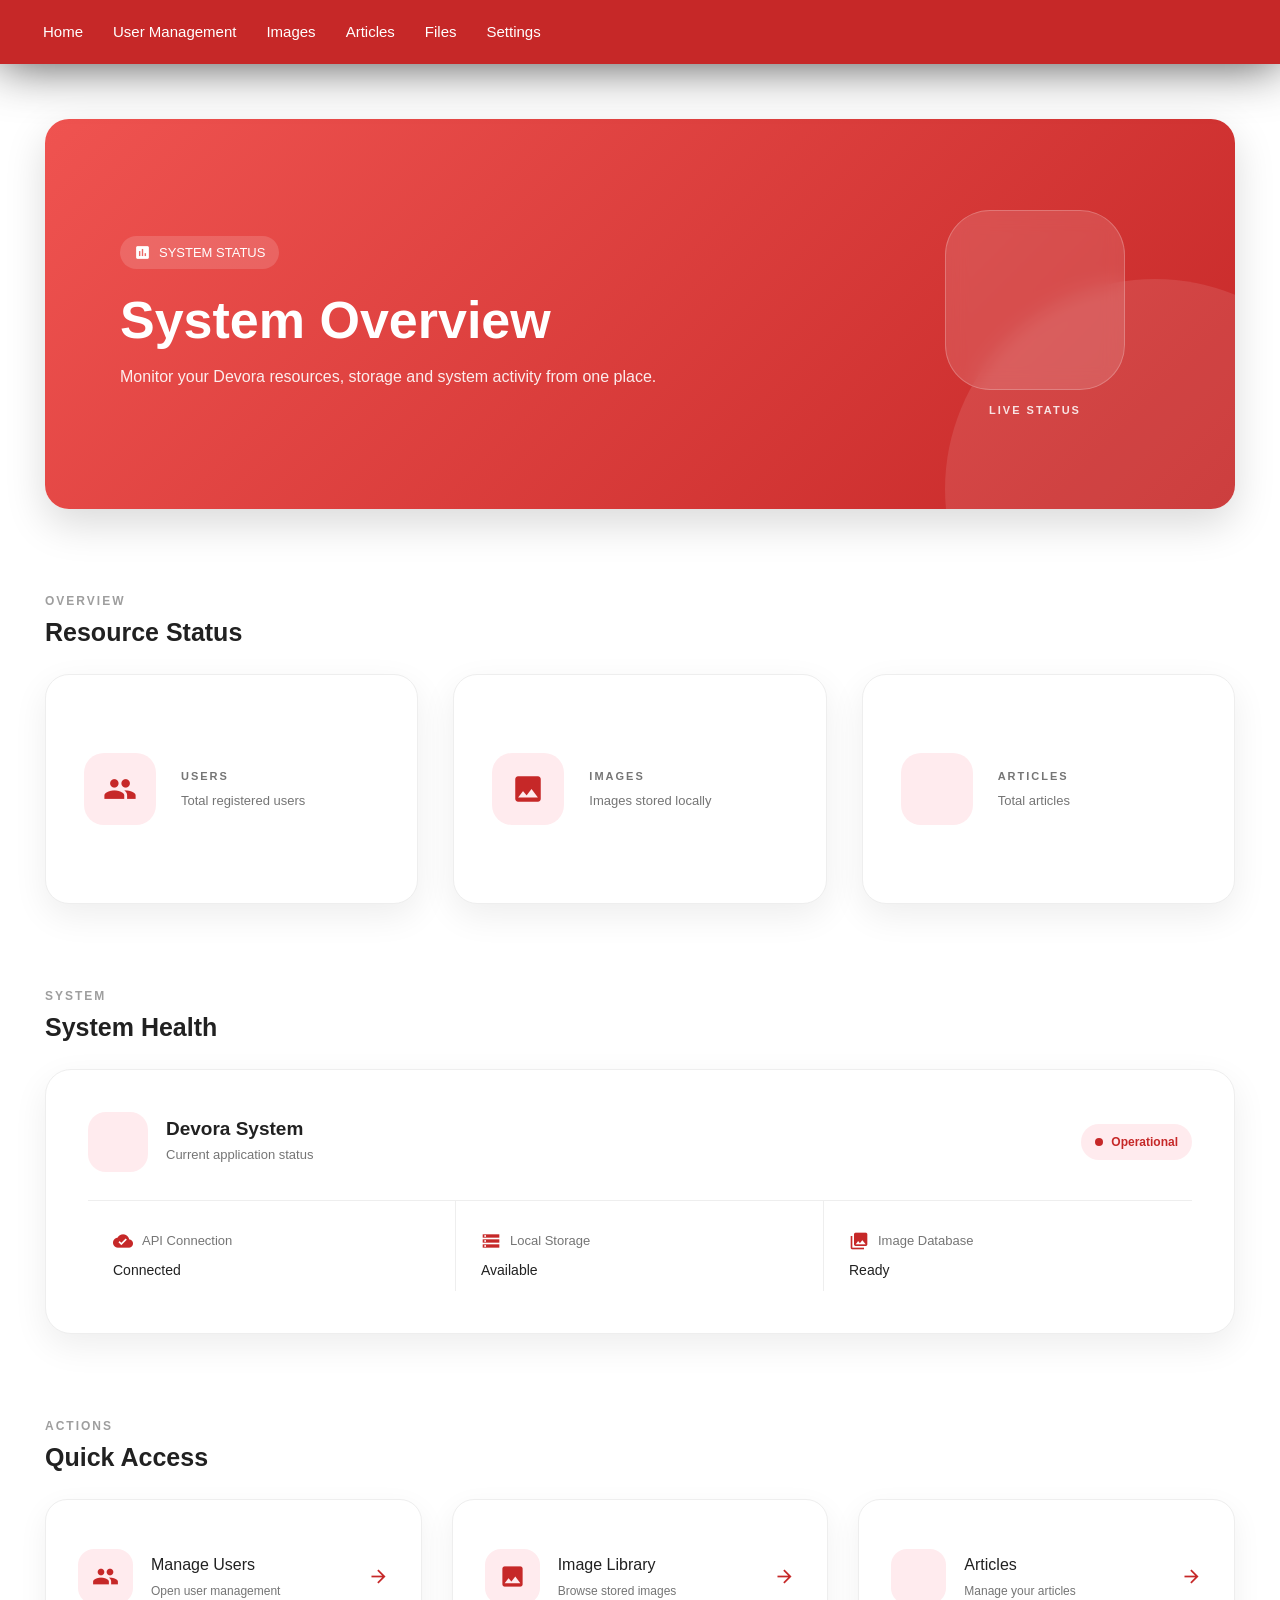
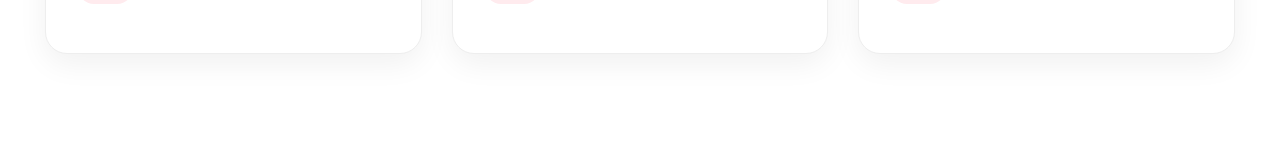
<file: status.html>
<!DOCTYPE html>
<html lang="en">
<head>
    <meta charset="UTF-8">
    <meta name="viewport" content="width=device-width, initial-scale=1.0">

    <link rel="stylesheet" href="assets/materialize/css/materialize.min.css">
    <link rel="stylesheet" href="assets/css/util.css">
    <link rel="stylesheet" href="assets/css/style.css">
    <link rel="stylesheet" href="assets/css/utility.css">

    <link
        href="https://fonts.googleapis.com/icon?family=Material+Icons"
        rel="stylesheet"
    >

    <title>Devora — Status</title>
</head>

<body x-data="statusData()" x-init="init()">

    <!-- =====================================================
     DEVORA NAVBAR
====================================================== -->

<nav class="z-depth-0 top_navbar red darken-1 utility-navbar">

    <div class="nav-wrapper">

        <!-- Mobile title -->

        <a
            href="#!"
            class="hide-on-med-and-up utility-nav-title"
        >
            <span x-show="isActivityPage !== true">
                Status
            </span>

        </a>


        <!-- Hamburger -->

        <a
            href="#"
            data-target="mobile-demo"
            class="sidenav-trigger"
        >

            <i class="material-icons">
                menu
            </i>

        </a>


        <!-- Desktop Navigation -->

        <ul class="hide-on-med-and-down">

            <li>
                <a href="index.html">
                    Home
                </a>
            </li>


            <li>
                <a href="user.html">
                    User Management
                </a>
            </li>


            <li>
                <a href="images.html">
                    Images
                </a>
            </li>


            <li>
                <a href="articles.html">
                    Articles
                </a>
            </li>


            <li>
                <a href="files.html">
                    Files
                </a>
            </li>

            <li>
                <a href="settings.html">
                    Settings
                </a>
            </li>

        </ul>

    </div>

</nav>

    <!-- =====================================================
         SAME MOBILE SIDENAV
         DO NOT ADD ANOTHER NAVBAR
    ====================================================== -->

    <ul class="sidenav" id="mobile-demo">

        <li>
            <div class="user-view">

                <div class="background">
                    <img
                        src="assets/images/Background.jpeg"
                        class="w-full"
                    >
                </div>

                <a>
                    <img
                        class="circle"
                        src="assets/images/Avatar.jpg"
                    >
                </a>

                <a>
                    <span class="white-text name">
                        mohammad
                    </span>
                </a>

                <a>
                    <span class="white-text email">
                        mohammad@gmail.com
                    </span>
                </a>

            </div>
        </li>

        <li>
            <a href="status.html">
                <i class="material-icons right sidenav_link_icon">
                    assessment
                </i>
                Status
            </a>
        </li>

        <li>
            <a href="activity.html">
                <i class="material-icons right sidenav_link_icon">
                    history
                </i>
                Activity
            </a>
        </li>

        <li>
            <div class="divider"></div>
        </li>

        <li>
            <a class="subheader">pages</a>
        </li>

        <li>
            <a href="index.html">
                <i class="material-icons right sidenav_link_icon">
                    home
                </i>
                Home
            </a>
        </li>

        <li>
            <a href="user.html">
                <i class="material-icons right sidenav_link_icon">
                    people
                </i>
                User Management
            </a>
        </li>

        <li>
            <a href="images.html">
                <i class="material-icons right sidenav_link_icon">
                    image
                </i>
                Images
            </a>
        </li>

        <li>
            <a href="articles.html">
                <i class="material-icons right sidenav_link_icon">
                    article
                </i>
                Articles
            </a>
        </li>

        <li>
            <a href="files.html">
                <i class="material-icons right sidenav_link_icon">
                    folder
                </i>
                Files
            </a>
        </li>

        <li>
            <a href="settings.html">
                <i class="material-icons right sidenav_link_icon">
                    settings
                </i>
                Settings
            </a>
        </li>

    </ul>


    <!-- =====================================================
         PAGE
    ====================================================== -->

    <main class="utility-page utility-status-page">

        <!-- HERO -->

        <section class="hero-section utility-hero">

            <div class="hero-content">

                <span class="hero-badge">
                    <i class="material-icons">
                        assessment
                    </i>

                    SYSTEM STATUS
                </span>

                <h1>
                    System Overview
                </h1>

                <p>
                    Monitor your Devora resources,
                    storage and system activity from one place.
                </p>

            </div>

            <div class="utility-hero-visual">

                <div class="utility-hero-icon">
                    <i class="material-icons">
                        monitoring
                    </i>
                </div>

                <span>LIVE STATUS</span>

            </div>

        </section>


        <!-- =================================================
             STATUS OVERVIEW
        ================================================== -->

        <section class="utility-section">

            <div class="section-title">

                <div>
                    <span>OVERVIEW</span>

                    <h2>
                        Resource Status
                    </h2>
                </div>

            </div>


            <div class="status-overview-grid">

                <!-- USERS -->

                <article class="utility-stat-card">

                    <div class="utility-stat-icon">
                        <i class="material-icons">
                            people
                        </i>
                    </div>

                    <div class="utility-stat-content">

                        <span>
                            USERS
                        </span>

                        <strong
                            x-show="!loadingUsers"
                            x-text="userCount"
                        >
                            0
                        </strong>

                        <strong
                            x-show="loadingUsers"
                            x-cloak
                        >
                            ...
                        </strong>

                        <p>
                            Total registered users
                        </p>

                    </div>

                </article>


                <!-- IMAGES -->

                <article class="utility-stat-card">

                    <div class="utility-stat-icon">
                        <i class="material-icons">
                            image
                        </i>
                    </div>

                    <div class="utility-stat-content">

                        <span>
                            IMAGES
                        </span>

                        <strong
                            x-show="!loadingImages"
                            x-text="imageCount"
                        >
                            0
                        </strong>

                        <strong
                            x-show="loadingImages"
                            x-cloak
                        >
                            ...
                        </strong>

                        <p>
                            Images stored locally
                        </p>

                    </div>

                </article>


                <!-- ARTICLES -->

                <article class="utility-stat-card">

                    <div class="utility-stat-icon">
                        <i class="material-icons">
                            article
                        </i>
                    </div>

                    <div class="utility-stat-content">

                        <span>
                            ARTICLES
                        </span>

                        <strong
                            x-show="!loadingArticles"
                            x-text="articleCount"
                        >
                            0
                        </strong>

                        <strong
                            x-show="loadingArticles"
                            x-cloak
                        >
                            ...
                        </strong>

                        <p>
                            Total articles
                        </p>

                    </div>

                </article>

            </div>

        </section>


        <!-- =================================================
             SYSTEM HEALTH
        ================================================== -->

        <section class="utility-section utility-health-section">

            <div class="section-title">

                <div>
                    <span>SYSTEM</span>

                    <h2>
                        System Health
                    </h2>
                </div>

            </div>


            <div class="health-card">

                <div class="health-header">

                    <div class="health-title">

                        <div class="health-icon">
                            <i class="material-icons">
                                verified
                            </i>
                        </div>

                        <div>
                            <h3>
                                Devora System
                            </h3>

                            <p>
                                Current application status
                            </p>
                        </div>

                    </div>

                    <div class="health-badge">
                        <span></span>
                        Operational
                    </div>

                </div>


                <div class="health-items">

                    <div class="health-item">

                        <div>
                            <i class="material-icons">
                                cloud_done
                            </i>

                            <span>
                                API Connection
                            </span>
                        </div>

                        <strong>
                            Connected
                        </strong>

                    </div>


                    <div class="health-item">

                        <div>
                            <i class="material-icons">
                                storage
                            </i>

                            <span>
                                Local Storage
                            </span>
                        </div>

                        <strong>
                            Available
                        </strong>

                    </div>


                    <div class="health-item">

                        <div>
                            <i class="material-icons">
                                photo_library
                            </i>

                            <span>
                                Image Database
                            </span>
                        </div>

                        <strong>
                            Ready
                        </strong>

                    </div>

                </div>

            </div>

        </section>


        <!-- =================================================
             QUICK ACTIONS
        ================================================== -->

        <section class="utility-section">

            <div class="section-title">

                <div>
                    <span>ACTIONS</span>

                    <h2>
                        Quick Access
                    </h2>
                </div>

            </div>


            <div class="utility-actions-grid">

                <a
                    href="user.html"
                    class="utility-action-card"
                >

                    <i class="material-icons">
                        people
                    </i>

                    <div>
                        <strong>
                            Manage Users
                        </strong>

                        <span>
                            Open user management
                        </span>
                    </div>

                    <i class="material-icons arrow">
                        arrow_forward
                    </i>

                </a>


                <a
                    href="images.html"
                    class="utility-action-card"
                >

                    <i class="material-icons">
                        image
                    </i>

                    <div>
                        <strong>
                            Image Library
                        </strong>

                        <span>
                            Browse stored images
                        </span>
                    </div>

                    <i class="material-icons arrow">
                        arrow_forward
                    </i>

                </a>


                <a
                    href="articles.html"
                    class="utility-action-card"
                >

                    <i class="material-icons">
                        article
                    </i>

                    <div>
                        <strong>
                            Articles
                        </strong>

                        <span>
                            Manage your articles
                        </span>
                    </div>

                    <i class="material-icons arrow">
                        arrow_forward
                    </i>

                </a>

            </div>

        </section>

    </main>


    <!-- =====================================================
         SCRIPTS
    ====================================================== -->

<script src="assets/materialize/js/materialize.min.js"></script>

<script src="assets/js/axios.js"></script>

<script src="assets/js/alpine.js"></script>

<script src="assets/js/utility.js"></script>

<script src="assets/js/home.js"></script>

<script src="assets/js/main.js"></script>

</body>
</html>
</file>
<file: assets/css/util.css>
/*[ FONT SIZE ]
///////////////////////////////////////////////////////////
*/
.f-bold{font-weight: bold;}
.fs-1 {font-size: 1px;}
.fs-2 {font-size: 2px;}
.fs-3 {font-size: 3px;}
.fs-4 {font-size: 4px;}
.fs-5 {font-size: 5px;}
.fs-6 {font-size: 6px;}
.fs-7 {font-size: 7px;}
.fs-8 {font-size: 8px;}
.fs-9 {font-size: 9px;}
.fs-10 {font-size: 10px;}
.fs-11 {font-size: 11px;}
.fs-12 {font-size: 12px;}
.fs-13 {font-size: 13px;}
.fs-14 {font-size: 14px;}
.fs-15 {font-size: 15px;}
.fs-16 {font-size: 16px;}
.fs-17 {font-size: 17px;}
.fs-18 {font-size: 18px;}
.fs-19 {font-size: 19px;}
.fs-20 {font-size: 20px;}
.fs-21 {font-size: 21px;}
.fs-22 {font-size: 22px;}
.fs-23 {font-size: 23px;}
.fs-24 {font-size: 24px;}
.fs-25 {font-size: 25px;}
.fs-26 {font-size: 26px;}
.fs-27 {font-size: 27px;}
.fs-28 {font-size: 28px;}
.fs-29 {font-size: 29px;}
.fs-30 {font-size: 30px;}
.fs-31 {font-size: 31px;}
.fs-32 {font-size: 32px;}
.fs-33 {font-size: 33px;}
.fs-34 {font-size: 34px;}
.fs-35 {font-size: 35px;}
.fs-36 {font-size: 36px;}
.fs-37 {font-size: 37px;}
.fs-38 {font-size: 38px;}
.fs-39 {font-size: 39px;}
.fs-40 {font-size: 40px;}
.fs-41 {font-size: 41px;}
.fs-42 {font-size: 42px;}
.fs-43 {font-size: 43px;}
.fs-44 {font-size: 44px;}
.fs-45 {font-size: 45px;}
.fs-46 {font-size: 46px;}
.fs-47 {font-size: 47px;}
.fs-48 {font-size: 48px;}
.fs-49 {font-size: 49px;}
.fs-50 {font-size: 50px;}
.fs-51 {font-size: 51px;}
.fs-52 {font-size: 52px;}
.fs-53 {font-size: 53px;}
.fs-54 {font-size: 54px;}
.fs-55 {font-size: 55px;}
.fs-56 {font-size: 56px;}
.fs-57 {font-size: 57px;}
.fs-58 {font-size: 58px;}
.fs-59 {font-size: 59px;}
.fs-60 {font-size: 60px;}
.fs-61 {font-size: 61px;}
.fs-62 {font-size: 62px;}
.fs-63 {font-size: 63px;}
.fs-64 {font-size: 64px;}
.fs-65 {font-size: 65px;}
.fs-66 {font-size: 66px;}
.fs-67 {font-size: 67px;}
.fs-68 {font-size: 68px;}
.fs-69 {font-size: 69px;}
.fs-70 {font-size: 70px;}
.fs-71 {font-size: 71px;}
.fs-72 {font-size: 72px;}
.fs-73 {font-size: 73px;}
.fs-74 {font-size: 74px;}
.fs-75 {font-size: 75px;}
.fs-76 {font-size: 76px;}
.fs-77 {font-size: 77px;}
.fs-78 {font-size: 78px;}
.fs-79 {font-size: 79px;}
.fs-80 {font-size: 80px;}
.fs-81 {font-size: 81px;}
.fs-82 {font-size: 82px;}
.fs-83 {font-size: 83px;}
.fs-84 {font-size: 84px;}
.fs-85 {font-size: 85px;}
.fs-86 {font-size: 86px;}
.fs-87 {font-size: 87px;}
.fs-88 {font-size: 88px;}
.fs-89 {font-size: 89px;}
.fs-90 {font-size: 90px;}
.fs-91 {font-size: 91px;}
.fs-92 {font-size: 92px;}
.fs-93 {font-size: 93px;}
.fs-94 {font-size: 94px;}
.fs-95 {font-size: 95px;}
.fs-96 {font-size: 96px;}
.fs-97 {font-size: 97px;}
.fs-98 {font-size: 98px;}
.fs-99 {font-size: 99px;}
.fs-100 {font-size: 100px;}
.fs-101 {font-size: 101px;}
.fs-102 {font-size: 102px;}
.fs-103 {font-size: 103px;}
.fs-104 {font-size: 104px;}
.fs-105 {font-size: 105px;}
.fs-106 {font-size: 106px;}
.fs-107 {font-size: 107px;}
.fs-108 {font-size: 108px;}
.fs-109 {font-size: 109px;}
.fs-110 {font-size: 110px;}
.fs-111 {font-size: 111px;}
.fs-112 {font-size: 112px;}
.fs-113 {font-size: 113px;}
.fs-114 {font-size: 114px;}
.fs-115 {font-size: 115px;}
.fs-116 {font-size: 116px;}
.fs-117 {font-size: 117px;}
.fs-118 {font-size: 118px;}
.fs-119 {font-size: 119px;}
.fs-120 {font-size: 120px;}
.fs-121 {font-size: 121px;}
.fs-122 {font-size: 122px;}
.fs-123 {font-size: 123px;}
.fs-124 {font-size: 124px;}
.fs-125 {font-size: 125px;}
.fs-126 {font-size: 126px;}
.fs-127 {font-size: 127px;}
.fs-128 {font-size: 128px;}
.fs-129 {font-size: 129px;}
.fs-130 {font-size: 130px;}
.fs-131 {font-size: 131px;}
.fs-132 {font-size: 132px;}
.fs-133 {font-size: 133px;}
.fs-134 {font-size: 134px;}
.fs-135 {font-size: 135px;}
.fs-136 {font-size: 136px;}
.fs-137 {font-size: 137px;}
.fs-138 {font-size: 138px;}
.fs-139 {font-size: 139px;}
.fs-140 {font-size: 140px;}
.fs-141 {font-size: 141px;}
.fs-142 {font-size: 142px;}
.fs-143 {font-size: 143px;}
.fs-144 {font-size: 144px;}
.fs-145 {font-size: 145px;}
.fs-146 {font-size: 146px;}
.fs-147 {font-size: 147px;}
.fs-148 {font-size: 148px;}
.fs-149 {font-size: 149px;}
.fs-150 {font-size: 150px;}
.fs-151 {font-size: 151px;}
.fs-152 {font-size: 152px;}
.fs-153 {font-size: 153px;}
.fs-154 {font-size: 154px;}
.fs-155 {font-size: 155px;}
.fs-156 {font-size: 156px;}
.fs-157 {font-size: 157px;}
.fs-158 {font-size: 158px;}
.fs-159 {font-size: 159px;}
.fs-160 {font-size: 160px;}
.fs-161 {font-size: 161px;}
.fs-162 {font-size: 162px;}
.fs-163 {font-size: 163px;}
.fs-164 {font-size: 164px;}
.fs-165 {font-size: 165px;}
.fs-166 {font-size: 166px;}
.fs-167 {font-size: 167px;}
.fs-168 {font-size: 168px;}
.fs-169 {font-size: 169px;}
.fs-170 {font-size: 170px;}
.fs-171 {font-size: 171px;}
.fs-172 {font-size: 172px;}
.fs-173 {font-size: 173px;}
.fs-174 {font-size: 174px;}
.fs-175 {font-size: 175px;}
.fs-176 {font-size: 176px;}
.fs-177 {font-size: 177px;}
.fs-178 {font-size: 178px;}
.fs-179 {font-size: 179px;}
.fs-180 {font-size: 180px;}
.fs-181 {font-size: 181px;}
.fs-182 {font-size: 182px;}
.fs-183 {font-size: 183px;}
.fs-184 {font-size: 184px;}
.fs-185 {font-size: 185px;}
.fs-186 {font-size: 186px;}
.fs-187 {font-size: 187px;}
.fs-188 {font-size: 188px;}
.fs-189 {font-size: 189px;}
.fs-190 {font-size: 190px;}
.fs-191 {font-size: 191px;}
.fs-192 {font-size: 192px;}
.fs-193 {font-size: 193px;}
.fs-194 {font-size: 194px;}
.fs-195 {font-size: 195px;}
.fs-196 {font-size: 196px;}
.fs-197 {font-size: 197px;}
.fs-198 {font-size: 198px;}
.fs-199 {font-size: 199px;}
.fs-200 {font-size: 200px;}

/*[ PADDING ]
///////////////////////////////////////////////////////////
*/
.p-all-0{padding: 0 !important;}
.p-all-1{padding: 1px !important;}
.p-all-2{padding: 2px !important;}
.p-all-3{padding: 3px !important;}
.p-all-4{padding: 4px !important;}
.p-all-5{padding: 5px !important;}
.p-all-6{padding: 6px !important;}
.p-all-7{padding: 7px !important;}
.p-all-8{padding: 8px !important;}
.p-all-9{padding: 9px !important;}
.p-t-0 {padding-top: 0px;}
.p-t-1 {padding-top: 1px;}
.p-t-2 {padding-top: 2px;}
.p-t-3 {padding-top: 3px;}
.p-t-4 {padding-top: 4px;}
.p-t-5 {padding-top: 5px;}
.p-t-6 {padding-top: 6px;}
.p-t-7 {padding-top: 7px;}
.p-t-8 {padding-top: 8px;}
.p-t-9 {padding-top: 9px;}
.p-t-10 {padding-top: 10px;}
.p-t-11 {padding-top: 11px;}
.p-t-12 {padding-top: 12px;}
.p-t-13 {padding-top: 13px;}
.p-t-14 {padding-top: 14px;}
.p-t-15 {padding-top: 15px;}
.p-t-16 {padding-top: 16px;}
.p-t-17 {padding-top: 17px;}
.p-t-18 {padding-top: 18px;}
.p-t-19 {padding-top: 19px;}
.p-t-20 {padding-top: 20px;}
.p-t-21 {padding-top: 21px;}
.p-t-22 {padding-top: 22px;}
.p-t-23 {padding-top: 23px;}
.p-t-24 {padding-top: 24px;}
.p-t-25 {padding-top: 25px;}
.p-t-26 {padding-top: 26px;}
.p-t-27 {padding-top: 27px;}
.p-t-28 {padding-top: 28px;}
.p-t-29 {padding-top: 29px;}
.p-t-30 {padding-top: 30px;}
.p-t-31 {padding-top: 31px;}
.p-t-32 {padding-top: 32px;}
.p-t-33 {padding-top: 33px;}
.p-t-34 {padding-top: 34px;}
.p-t-35 {padding-top: 35px;}
.p-t-36 {padding-top: 36px;}
.p-t-37 {padding-top: 37px;}
.p-t-38 {padding-top: 38px;}
.p-t-39 {padding-top: 39px;}
.p-t-40 {padding-top: 40px;}
.p-t-41 {padding-top: 41px;}
.p-t-42 {padding-top: 42px;}
.p-t-43 {padding-top: 43px;}
.p-t-44 {padding-top: 44px;}
.p-t-45 {padding-top: 45px;}
.p-t-46 {padding-top: 46px;}
.p-t-47 {padding-top: 47px;}
.p-t-48 {padding-top: 48px;}
.p-t-49 {padding-top: 49px;}
.p-t-50 {padding-top: 50px;}
.p-t-51 {padding-top: 51px;}
.p-t-52 {padding-top: 52px;}
.p-t-53 {padding-top: 53px;}
.p-t-54 {padding-top: 54px;}
.p-t-55 {padding-top: 55px;}
.p-t-56 {padding-top: 56px;}
.p-t-57 {padding-top: 57px;}
.p-t-58 {padding-top: 58px;}
.p-t-59 {padding-top: 59px;}
.p-t-60 {padding-top: 60px;}
.p-t-61 {padding-top: 61px;}
.p-t-62 {padding-top: 62px;}
.p-t-63 {padding-top: 63px;}
.p-t-64 {padding-top: 64px;}
.p-t-65 {padding-top: 65px;}
.p-t-66 {padding-top: 66px;}
.p-t-67 {padding-top: 67px;}
.p-t-68 {padding-top: 68px;}
.p-t-69 {padding-top: 69px;}
.p-t-70 {padding-top: 70px;}
.p-t-71 {padding-top: 71px;}
.p-t-72 {padding-top: 72px;}
.p-t-73 {padding-top: 73px;}
.p-t-74 {padding-top: 74px;}
.p-t-75 {padding-top: 75px;}
.p-t-76 {padding-top: 76px;}
.p-t-77 {padding-top: 77px;}
.p-t-78 {padding-top: 78px;}
.p-t-79 {padding-top: 79px;}
.p-t-80 {padding-top: 80px;}
.p-t-81 {padding-top: 81px;}
.p-t-82 {padding-top: 82px;}
.p-t-83 {padding-top: 83px;}
.p-t-84 {padding-top: 84px;}
.p-t-85 {padding-top: 85px;}
.p-t-86 {padding-top: 86px;}
.p-t-87 {padding-top: 87px;}
.p-t-88 {padding-top: 88px;}
.p-t-89 {padding-top: 89px;}
.p-t-90 {padding-top: 90px;}
.p-t-91 {padding-top: 91px;}
.p-t-92 {padding-top: 92px;}
.p-t-93 {padding-top: 93px;}
.p-t-94 {padding-top: 94px;}
.p-t-95 {padding-top: 95px;}
.p-t-96 {padding-top: 96px;}
.p-t-97 {padding-top: 97px;}
.p-t-98 {padding-top: 98px;}
.p-t-99 {padding-top: 99px;}
.p-t-100 {padding-top: 100px;}
.p-t-101 {padding-top: 101px;}
.p-t-102 {padding-top: 102px;}
.p-t-103 {padding-top: 103px;}
.p-t-104 {padding-top: 104px;}
.p-t-105 {padding-top: 105px;}
.p-t-106 {padding-top: 106px;}
.p-t-107 {padding-top: 107px;}
.p-t-108 {padding-top: 108px;}
.p-t-109 {padding-top: 109px;}
.p-t-110 {padding-top: 110px;}
.p-t-111 {padding-top: 111px;}
.p-t-112 {padding-top: 112px;}
.p-t-113 {padding-top: 113px;}
.p-t-114 {padding-top: 114px;}
.p-t-115 {padding-top: 115px;}
.p-t-116 {padding-top: 116px;}
.p-t-117 {padding-top: 117px;}
.p-t-118 {padding-top: 118px;}
.p-t-119 {padding-top: 119px;}
.p-t-120 {padding-top: 120px;}
.p-t-121 {padding-top: 121px;}
.p-t-122 {padding-top: 122px;}
.p-t-123 {padding-top: 123px;}
.p-t-124 {padding-top: 124px;}
.p-t-125 {padding-top: 125px;}
.p-t-126 {padding-top: 126px;}
.p-t-127 {padding-top: 127px;}
.p-t-128 {padding-top: 128px;}
.p-t-129 {padding-top: 129px;}
.p-t-130 {padding-top: 130px;}
.p-t-131 {padding-top: 131px;}
.p-t-132 {padding-top: 132px;}
.p-t-133 {padding-top: 133px;}
.p-t-134 {padding-top: 134px;}
.p-t-135 {padding-top: 135px;}
.p-t-136 {padding-top: 136px;}
.p-t-137 {padding-top: 137px;}
.p-t-138 {padding-top: 138px;}
.p-t-139 {padding-top: 139px;}
.p-t-140 {padding-top: 140px;}
.p-t-141 {padding-top: 141px;}
.p-t-142 {padding-top: 142px;}
.p-t-143 {padding-top: 143px;}
.p-t-144 {padding-top: 144px;}
.p-t-145 {padding-top: 145px;}
.p-t-146 {padding-top: 146px;}
.p-t-147 {padding-top: 147px;}
.p-t-148 {padding-top: 148px;}
.p-t-149 {padding-top: 149px;}
.p-t-150 {padding-top: 150px;}
.p-t-151 {padding-top: 151px;}
.p-t-152 {padding-top: 152px;}
.p-t-153 {padding-top: 153px;}
.p-t-154 {padding-top: 154px;}
.p-t-155 {padding-top: 155px;}
.p-t-156 {padding-top: 156px;}
.p-t-157 {padding-top: 157px;}
.p-t-158 {padding-top: 158px;}
.p-t-159 {padding-top: 159px;}
.p-t-160 {padding-top: 160px;}
.p-t-161 {padding-top: 161px;}
.p-t-162 {padding-top: 162px;}
.p-t-163 {padding-top: 163px;}
.p-t-164 {padding-top: 164px;}
.p-t-165 {padding-top: 165px;}
.p-t-166 {padding-top: 166px;}
.p-t-167 {padding-top: 167px;}
.p-t-168 {padding-top: 168px;}
.p-t-169 {padding-top: 169px;}
.p-t-170 {padding-top: 170px;}
.p-t-171 {padding-top: 171px;}
.p-t-172 {padding-top: 172px;}
.p-t-173 {padding-top: 173px;}
.p-t-174 {padding-top: 174px;}
.p-t-175 {padding-top: 175px;}
.p-t-176 {padding-top: 176px;}
.p-t-177 {padding-top: 177px;}
.p-t-178 {padding-top: 178px;}
.p-t-179 {padding-top: 179px;}
.p-t-180 {padding-top: 180px;}
.p-t-181 {padding-top: 181px;}
.p-t-182 {padding-top: 182px;}
.p-t-183 {padding-top: 183px;}
.p-t-184 {padding-top: 184px;}
.p-t-185 {padding-top: 185px;}
.p-t-186 {padding-top: 186px;}
.p-t-187 {padding-top: 187px;}
.p-t-188 {padding-top: 188px;}
.p-t-189 {padding-top: 189px;}
.p-t-190 {padding-top: 190px;}
.p-t-191 {padding-top: 191px;}
.p-t-192 {padding-top: 192px;}
.p-t-193 {padding-top: 193px;}
.p-t-194 {padding-top: 194px;}
.p-t-195 {padding-top: 195px;}
.p-t-196 {padding-top: 196px;}
.p-t-197 {padding-top: 197px;}
.p-t-198 {padding-top: 198px;}
.p-t-199 {padding-top: 199px;}
.p-t-200 {padding-top: 200px;}
.p-t-201 {padding-top: 201px;}
.p-t-202 {padding-top: 202px;}
.p-t-203 {padding-top: 203px;}
.p-t-204 {padding-top: 204px;}
.p-t-205 {padding-top: 205px;}
.p-t-206 {padding-top: 206px;}
.p-t-207 {padding-top: 207px;}
.p-t-208 {padding-top: 208px;}
.p-t-209 {padding-top: 209px;}
.p-t-210 {padding-top: 210px;}
.p-t-211 {padding-top: 211px;}
.p-t-212 {padding-top: 212px;}
.p-t-213 {padding-top: 213px;}
.p-t-214 {padding-top: 214px;}
.p-t-215 {padding-top: 215px;}
.p-t-216 {padding-top: 216px;}
.p-t-217 {padding-top: 217px;}
.p-t-218 {padding-top: 218px;}
.p-t-219 {padding-top: 219px;}
.p-t-220 {padding-top: 220px;}
.p-t-221 {padding-top: 221px;}
.p-t-222 {padding-top: 222px;}
.p-t-223 {padding-top: 223px;}
.p-t-224 {padding-top: 224px;}
.p-t-225 {padding-top: 225px;}
.p-t-226 {padding-top: 226px;}
.p-t-227 {padding-top: 227px;}
.p-t-228 {padding-top: 228px;}
.p-t-229 {padding-top: 229px;}
.p-t-230 {padding-top: 230px;}
.p-t-231 {padding-top: 231px;}
.p-t-232 {padding-top: 232px;}
.p-t-233 {padding-top: 233px;}
.p-t-234 {padding-top: 234px;}
.p-t-235 {padding-top: 235px;}
.p-t-236 {padding-top: 236px;}
.p-t-237 {padding-top: 237px;}
.p-t-238 {padding-top: 238px;}
.p-t-239 {padding-top: 239px;}
.p-t-240 {padding-top: 240px;}
.p-t-241 {padding-top: 241px;}
.p-t-242 {padding-top: 242px;}
.p-t-243 {padding-top: 243px;}
.p-t-244 {padding-top: 244px;}
.p-t-245 {padding-top: 245px;}
.p-t-246 {padding-top: 246px;}
.p-t-247 {padding-top: 247px;}
.p-t-248 {padding-top: 248px;}
.p-t-249 {padding-top: 249px;}
.p-t-250 {padding-top: 250px;}
.p-b-0 {padding-bottom: 0px;}
.p-b-1 {padding-bottom: 1px;}
.p-b-2 {padding-bottom: 2px;}
.p-b-3 {padding-bottom: 3px;}
.p-b-4 {padding-bottom: 4px;}
.p-b-5 {padding-bottom: 5px;}
.p-b-6 {padding-bottom: 6px;}
.p-b-7 {padding-bottom: 7px;}
.p-b-8 {padding-bottom: 8px;}
.p-b-9 {padding-bottom: 9px;}
.p-b-10 {padding-bottom: 10px;}
.p-b-11 {padding-bottom: 11px;}
.p-b-12 {padding-bottom: 12px;}
.p-b-13 {padding-bottom: 13px;}
.p-b-14 {padding-bottom: 14px;}
.p-b-15 {padding-bottom: 15px;}
.p-b-16 {padding-bottom: 16px;}
.p-b-17 {padding-bottom: 17px;}
.p-b-18 {padding-bottom: 18px;}
.p-b-19 {padding-bottom: 19px;}
.p-b-20 {padding-bottom: 20px;}
.p-b-21 {padding-bottom: 21px;}
.p-b-22 {padding-bottom: 22px;}
.p-b-23 {padding-bottom: 23px;}
.p-b-24 {padding-bottom: 24px;}
.p-b-25 {padding-bottom: 25px;}
.p-b-26 {padding-bottom: 26px;}
.p-b-27 {padding-bottom: 27px;}
.p-b-28 {padding-bottom: 28px;}
.p-b-29 {padding-bottom: 29px;}
.p-b-30 {padding-bottom: 30px;}
.p-b-31 {padding-bottom: 31px;}
.p-b-32 {padding-bottom: 32px;}
.p-b-33 {padding-bottom: 33px;}
.p-b-34 {padding-bottom: 34px;}
.p-b-35 {padding-bottom: 35px;}
.p-b-36 {padding-bottom: 36px;}
.p-b-37 {padding-bottom: 37px;}
.p-b-38 {padding-bottom: 38px;}
.p-b-39 {padding-bottom: 39px;}
.p-b-40 {padding-bottom: 40px;}
.p-b-41 {padding-bottom: 41px;}
.p-b-42 {padding-bottom: 42px;}
.p-b-43 {padding-bottom: 43px;}
.p-b-44 {padding-bottom: 44px;}
.p-b-45 {padding-bottom: 45px;}
.p-b-46 {padding-bottom: 46px;}
.p-b-47 {padding-bottom: 47px;}
.p-b-48 {padding-bottom: 48px;}
.p-b-49 {padding-bottom: 49px;}
.p-b-50 {padding-bottom: 50px;}
.p-b-51 {padding-bottom: 51px;}
.p-b-52 {padding-bottom: 52px;}
.p-b-53 {padding-bottom: 53px;}
.p-b-54 {padding-bottom: 54px;}
.p-b-55 {padding-bottom: 55px;}
.p-b-56 {padding-bottom: 56px;}
.p-b-57 {padding-bottom: 57px;}
.p-b-58 {padding-bottom: 58px;}
.p-b-59 {padding-bottom: 59px;}
.p-b-60 {padding-bottom: 60px;}
.p-b-61 {padding-bottom: 61px;}
.p-b-62 {padding-bottom: 62px;}
.p-b-63 {padding-bottom: 63px;}
.p-b-64 {padding-bottom: 64px;}
.p-b-65 {padding-bottom: 65px;}
.p-b-66 {padding-bottom: 66px;}
.p-b-67 {padding-bottom: 67px;}
.p-b-68 {padding-bottom: 68px;}
.p-b-69 {padding-bottom: 69px;}
.p-b-70 {padding-bottom: 70px;}
.p-b-71 {padding-bottom: 71px;}
.p-b-72 {padding-bottom: 72px;}
.p-b-73 {padding-bottom: 73px;}
.p-b-74 {padding-bottom: 74px;}
.p-b-75 {padding-bottom: 75px;}
.p-b-76 {padding-bottom: 76px;}
.p-b-77 {padding-bottom: 77px;}
.p-b-78 {padding-bottom: 78px;}
.p-b-79 {padding-bottom: 79px;}
.p-b-80 {padding-bottom: 80px;}
.p-b-81 {padding-bottom: 81px;}
.p-b-82 {padding-bottom: 82px;}
.p-b-83 {padding-bottom: 83px;}
.p-b-84 {padding-bottom: 84px;}
.p-b-85 {padding-bottom: 85px;}
.p-b-86 {padding-bottom: 86px;}
.p-b-87 {padding-bottom: 87px;}
.p-b-88 {padding-bottom: 88px;}
.p-b-89 {padding-bottom: 89px;}
.p-b-90 {padding-bottom: 90px;}
.p-b-91 {padding-bottom: 91px;}
.p-b-92 {padding-bottom: 92px;}
.p-b-93 {padding-bottom: 93px;}
.p-b-94 {padding-bottom: 94px;}
.p-b-95 {padding-bottom: 95px;}
.p-b-96 {padding-bottom: 96px;}
.p-b-97 {padding-bottom: 97px;}
.p-b-98 {padding-bottom: 98px;}
.p-b-99 {padding-bottom: 99px;}
.p-b-100 {padding-bottom: 100px;}
.p-b-101 {padding-bottom: 101px;}
.p-b-102 {padding-bottom: 102px;}
.p-b-103 {padding-bottom: 103px;}
.p-b-104 {padding-bottom: 104px;}
.p-b-105 {padding-bottom: 105px;}
.p-b-106 {padding-bottom: 106px;}
.p-b-107 {padding-bottom: 107px;}
.p-b-108 {padding-bottom: 108px;}
.p-b-109 {padding-bottom: 109px;}
.p-b-110 {padding-bottom: 110px;}
.p-b-111 {padding-bottom: 111px;}
.p-b-112 {padding-bottom: 112px;}
.p-b-113 {padding-bottom: 113px;}
.p-b-114 {padding-bottom: 114px;}
.p-b-115 {padding-bottom: 115px;}
.p-b-116 {padding-bottom: 116px;}
.p-b-117 {padding-bottom: 117px;}
.p-b-118 {padding-bottom: 118px;}
.p-b-119 {padding-bottom: 119px;}
.p-b-120 {padding-bottom: 120px;}
.p-b-121 {padding-bottom: 121px;}
.p-b-122 {padding-bottom: 122px;}
.p-b-123 {padding-bottom: 123px;}
.p-b-124 {padding-bottom: 124px;}
.p-b-125 {padding-bottom: 125px;}
.p-b-126 {padding-bottom: 126px;}
.p-b-127 {padding-bottom: 127px;}
.p-b-128 {padding-bottom: 128px;}
.p-b-129 {padding-bottom: 129px;}
.p-b-130 {padding-bottom: 130px;}
.p-b-131 {padding-bottom: 131px;}
.p-b-132 {padding-bottom: 132px;}
.p-b-133 {padding-bottom: 133px;}
.p-b-134 {padding-bottom: 134px;}
.p-b-135 {padding-bottom: 135px;}
.p-b-136 {padding-bottom: 136px;}
.p-b-137 {padding-bottom: 137px;}
.p-b-138 {padding-bottom: 138px;}
.p-b-139 {padding-bottom: 139px;}
.p-b-140 {padding-bottom: 140px;}
.p-b-141 {padding-bottom: 141px;}
.p-b-142 {padding-bottom: 142px;}
.p-b-143 {padding-bottom: 143px;}
.p-b-144 {padding-bottom: 144px;}
.p-b-145 {padding-bottom: 145px;}
.p-b-146 {padding-bottom: 146px;}
.p-b-147 {padding-bottom: 147px;}
.p-b-148 {padding-bottom: 148px;}
.p-b-149 {padding-bottom: 149px;}
.p-b-150 {padding-bottom: 150px;}
.p-b-151 {padding-bottom: 151px;}
.p-b-152 {padding-bottom: 152px;}
.p-b-153 {padding-bottom: 153px;}
.p-b-154 {padding-bottom: 154px;}
.p-b-155 {padding-bottom: 155px;}
.p-b-156 {padding-bottom: 156px;}
.p-b-157 {padding-bottom: 157px;}
.p-b-158 {padding-bottom: 158px;}
.p-b-159 {padding-bottom: 159px;}
.p-b-160 {padding-bottom: 160px;}
.p-b-161 {padding-bottom: 161px;}
.p-b-162 {padding-bottom: 162px;}
.p-b-163 {padding-bottom: 163px;}
.p-b-164 {padding-bottom: 164px;}
.p-b-165 {padding-bottom: 165px;}
.p-b-166 {padding-bottom: 166px;}
.p-b-167 {padding-bottom: 167px;}
.p-b-168 {padding-bottom: 168px;}
.p-b-169 {padding-bottom: 169px;}
.p-b-170 {padding-bottom: 170px;}
.p-b-171 {padding-bottom: 171px;}
.p-b-172 {padding-bottom: 172px;}
.p-b-173 {padding-bottom: 173px;}
.p-b-174 {padding-bottom: 174px;}
.p-b-175 {padding-bottom: 175px;}
.p-b-176 {padding-bottom: 176px;}
.p-b-177 {padding-bottom: 177px;}
.p-b-178 {padding-bottom: 178px;}
.p-b-179 {padding-bottom: 179px;}
.p-b-180 {padding-bottom: 180px;}
.p-b-181 {padding-bottom: 181px;}
.p-b-182 {padding-bottom: 182px;}
.p-b-183 {padding-bottom: 183px;}
.p-b-184 {padding-bottom: 184px;}
.p-b-185 {padding-bottom: 185px;}
.p-b-186 {padding-bottom: 186px;}
.p-b-187 {padding-bottom: 187px;}
.p-b-188 {padding-bottom: 188px;}
.p-b-189 {padding-bottom: 189px;}
.p-b-190 {padding-bottom: 190px;}
.p-b-191 {padding-bottom: 191px;}
.p-b-192 {padding-bottom: 192px;}
.p-b-193 {padding-bottom: 193px;}
.p-b-194 {padding-bottom: 194px;}
.p-b-195 {padding-bottom: 195px;}
.p-b-196 {padding-bottom: 196px;}
.p-b-197 {padding-bottom: 197px;}
.p-b-198 {padding-bottom: 198px;}
.p-b-199 {padding-bottom: 199px;}
.p-b-200 {padding-bottom: 200px;}
.p-b-201 {padding-bottom: 201px;}
.p-b-202 {padding-bottom: 202px;}
.p-b-203 {padding-bottom: 203px;}
.p-b-204 {padding-bottom: 204px;}
.p-b-205 {padding-bottom: 205px;}
.p-b-206 {padding-bottom: 206px;}
.p-b-207 {padding-bottom: 207px;}
.p-b-208 {padding-bottom: 208px;}
.p-b-209 {padding-bottom: 209px;}
.p-b-210 {padding-bottom: 210px;}
.p-b-211 {padding-bottom: 211px;}
.p-b-212 {padding-bottom: 212px;}
.p-b-213 {padding-bottom: 213px;}
.p-b-214 {padding-bottom: 214px;}
.p-b-215 {padding-bottom: 215px;}
.p-b-216 {padding-bottom: 216px;}
.p-b-217 {padding-bottom: 217px;}
.p-b-218 {padding-bottom: 218px;}
.p-b-219 {padding-bottom: 219px;}
.p-b-220 {padding-bottom: 220px;}
.p-b-221 {padding-bottom: 221px;}
.p-b-222 {padding-bottom: 222px;}
.p-b-223 {padding-bottom: 223px;}
.p-b-224 {padding-bottom: 224px;}
.p-b-225 {padding-bottom: 225px;}
.p-b-226 {padding-bottom: 226px;}
.p-b-227 {padding-bottom: 227px;}
.p-b-228 {padding-bottom: 228px;}
.p-b-229 {padding-bottom: 229px;}
.p-b-230 {padding-bottom: 230px;}
.p-b-231 {padding-bottom: 231px;}
.p-b-232 {padding-bottom: 232px;}
.p-b-233 {padding-bottom: 233px;}
.p-b-234 {padding-bottom: 234px;}
.p-b-235 {padding-bottom: 235px;}
.p-b-236 {padding-bottom: 236px;}
.p-b-237 {padding-bottom: 237px;}
.p-b-238 {padding-bottom: 238px;}
.p-b-239 {padding-bottom: 239px;}
.p-b-240 {padding-bottom: 240px;}
.p-b-241 {padding-bottom: 241px;}
.p-b-242 {padding-bottom: 242px;}
.p-b-243 {padding-bottom: 243px;}
.p-b-244 {padding-bottom: 244px;}
.p-b-245 {padding-bottom: 245px;}
.p-b-246 {padding-bottom: 246px;}
.p-b-247 {padding-bottom: 247px;}
.p-b-248 {padding-bottom: 248px;}
.p-b-249 {padding-bottom: 249px;}
.p-b-250 {padding-bottom: 250px;}
.p-l-0 {padding-left: 0px;}
.p-l-1 {padding-left: 1px;}
.p-l-2 {padding-left: 2px;}
.p-l-3 {padding-left: 3px;}
.p-l-4 {padding-left: 4px;}
.p-l-5 {padding-left: 5px;}
.p-l-6 {padding-left: 6px;}
.p-l-7 {padding-left: 7px;}
.p-l-8 {padding-left: 8px;}
.p-l-9 {padding-left: 9px;}
.p-l-10 {padding-left: 10px;}
.p-l-11 {padding-left: 11px;}
.p-l-12 {padding-left: 12px;}
.p-l-13 {padding-left: 13px;}
.p-l-14 {padding-left: 14px;}
.p-l-15 {padding-left: 15px;}
.p-l-16 {padding-left: 16px;}
.p-l-17 {padding-left: 17px;}
.p-l-18 {padding-left: 18px;}
.p-l-19 {padding-left: 19px;}
.p-l-20 {padding-left: 20px;}
.p-l-21 {padding-left: 21px;}
.p-l-22 {padding-left: 22px;}
.p-l-23 {padding-left: 23px;}
.p-l-24 {padding-left: 24px;}
.p-l-25 {padding-left: 25px;}
.p-l-26 {padding-left: 26px;}
.p-l-27 {padding-left: 27px;}
.p-l-28 {padding-left: 28px;}
.p-l-29 {padding-left: 29px;}
.p-l-30 {padding-left: 30px;}
.p-l-31 {padding-left: 31px;}
.p-l-32 {padding-left: 32px;}
.p-l-33 {padding-left: 33px;}
.p-l-34 {padding-left: 34px;}
.p-l-35 {padding-left: 35px;}
.p-l-36 {padding-left: 36px;}
.p-l-37 {padding-left: 37px;}
.p-l-38 {padding-left: 38px;}
.p-l-39 {padding-left: 39px;}
.p-l-40 {padding-left: 40px;}
.p-l-41 {padding-left: 41px;}
.p-l-42 {padding-left: 42px;}
.p-l-43 {padding-left: 43px;}
.p-l-44 {padding-left: 44px;}
.p-l-45 {padding-left: 45px;}
.p-l-46 {padding-left: 46px;}
.p-l-47 {padding-left: 47px;}
.p-l-48 {padding-left: 48px;}
.p-l-49 {padding-left: 49px;}
.p-l-50 {padding-left: 50px;}
.p-l-51 {padding-left: 51px;}
.p-l-52 {padding-left: 52px;}
.p-l-53 {padding-left: 53px;}
.p-l-54 {padding-left: 54px;}
.p-l-55 {padding-left: 55px;}
.p-l-56 {padding-left: 56px;}
.p-l-57 {padding-left: 57px;}
.p-l-58 {padding-left: 58px;}
.p-l-59 {padding-left: 59px;}
.p-l-60 {padding-left: 60px;}
.p-l-61 {padding-left: 61px;}
.p-l-62 {padding-left: 62px;}
.p-l-63 {padding-left: 63px;}
.p-l-64 {padding-left: 64px;}
.p-l-65 {padding-left: 65px;}
.p-l-66 {padding-left: 66px;}
.p-l-67 {padding-left: 67px;}
.p-l-68 {padding-left: 68px;}
.p-l-69 {padding-left: 69px;}
.p-l-70 {padding-left: 70px;}
.p-l-71 {padding-left: 71px;}
.p-l-72 {padding-left: 72px;}
.p-l-73 {padding-left: 73px;}
.p-l-74 {padding-left: 74px;}
.p-l-75 {padding-left: 75px;}
.p-l-76 {padding-left: 76px;}
.p-l-77 {padding-left: 77px;}
.p-l-78 {padding-left: 78px;}
.p-l-79 {padding-left: 79px;}
.p-l-80 {padding-left: 80px;}
.p-l-81 {padding-left: 81px;}
.p-l-82 {padding-left: 82px;}
.p-l-83 {padding-left: 83px;}
.p-l-84 {padding-left: 84px;}
.p-l-85 {padding-left: 85px;}
.p-l-86 {padding-left: 86px;}
.p-l-87 {padding-left: 87px;}
.p-l-88 {padding-left: 88px;}
.p-l-89 {padding-left: 89px;}
.p-l-90 {padding-left: 90px;}
.p-l-91 {padding-left: 91px;}
.p-l-92 {padding-left: 92px;}
.p-l-93 {padding-left: 93px;}
.p-l-94 {padding-left: 94px;}
.p-l-95 {padding-left: 95px;}
.p-l-96 {padding-left: 96px;}
.p-l-97 {padding-left: 97px;}
.p-l-98 {padding-left: 98px;}
.p-l-99 {padding-left: 99px;}
.p-l-100 {padding-left: 100px;}
.p-l-101 {padding-left: 101px;}
.p-l-102 {padding-left: 102px;}
.p-l-103 {padding-left: 103px;}
.p-l-104 {padding-left: 104px;}
.p-l-105 {padding-left: 105px;}
.p-l-106 {padding-left: 106px;}
.p-l-107 {padding-left: 107px;}
.p-l-108 {padding-left: 108px;}
.p-l-109 {padding-left: 109px;}
.p-l-110 {padding-left: 110px;}
.p-l-111 {padding-left: 111px;}
.p-l-112 {padding-left: 112px;}
.p-l-113 {padding-left: 113px;}
.p-l-114 {padding-left: 114px;}
.p-l-115 {padding-left: 115px;}
.p-l-116 {padding-left: 116px;}
.p-l-117 {padding-left: 117px;}
.p-l-118 {padding-left: 118px;}
.p-l-119 {padding-left: 119px;}
.p-l-120 {padding-left: 120px;}
.p-l-121 {padding-left: 121px;}
.p-l-122 {padding-left: 122px;}
.p-l-123 {padding-left: 123px;}
.p-l-124 {padding-left: 124px;}
.p-l-125 {padding-left: 125px;}
.p-l-126 {padding-left: 126px;}
.p-l-127 {padding-left: 127px;}
.p-l-128 {padding-left: 128px;}
.p-l-129 {padding-left: 129px;}
.p-l-130 {padding-left: 130px;}
.p-l-131 {padding-left: 131px;}
.p-l-132 {padding-left: 132px;}
.p-l-133 {padding-left: 133px;}
.p-l-134 {padding-left: 134px;}
.p-l-135 {padding-left: 135px;}
.p-l-136 {padding-left: 136px;}
.p-l-137 {padding-left: 137px;}
.p-l-138 {padding-left: 138px;}
.p-l-139 {padding-left: 139px;}
.p-l-140 {padding-left: 140px;}
.p-l-141 {padding-left: 141px;}
.p-l-142 {padding-left: 142px;}
.p-l-143 {padding-left: 143px;}
.p-l-144 {padding-left: 144px;}
.p-l-145 {padding-left: 145px;}
.p-l-146 {padding-left: 146px;}
.p-l-147 {padding-left: 147px;}
.p-l-148 {padding-left: 148px;}
.p-l-149 {padding-left: 149px;}
.p-l-150 {padding-left: 150px;}
.p-l-151 {padding-left: 151px;}
.p-l-152 {padding-left: 152px;}
.p-l-153 {padding-left: 153px;}
.p-l-154 {padding-left: 154px;}
.p-l-155 {padding-left: 155px;}
.p-l-156 {padding-left: 156px;}
.p-l-157 {padding-left: 157px;}
.p-l-158 {padding-left: 158px;}
.p-l-159 {padding-left: 159px;}
.p-l-160 {padding-left: 160px;}
.p-l-161 {padding-left: 161px;}
.p-l-162 {padding-left: 162px;}
.p-l-163 {padding-left: 163px;}
.p-l-164 {padding-left: 164px;}
.p-l-165 {padding-left: 165px;}
.p-l-166 {padding-left: 166px;}
.p-l-167 {padding-left: 167px;}
.p-l-168 {padding-left: 168px;}
.p-l-169 {padding-left: 169px;}
.p-l-170 {padding-left: 170px;}
.p-l-171 {padding-left: 171px;}
.p-l-172 {padding-left: 172px;}
.p-l-173 {padding-left: 173px;}
.p-l-174 {padding-left: 174px;}
.p-l-175 {padding-left: 175px;}
.p-l-176 {padding-left: 176px;}
.p-l-177 {padding-left: 177px;}
.p-l-178 {padding-left: 178px;}
.p-l-179 {padding-left: 179px;}
.p-l-180 {padding-left: 180px;}
.p-l-181 {padding-left: 181px;}
.p-l-182 {padding-left: 182px;}
.p-l-183 {padding-left: 183px;}
.p-l-184 {padding-left: 184px;}
.p-l-185 {padding-left: 185px;}
.p-l-186 {padding-left: 186px;}
.p-l-187 {padding-left: 187px;}
.p-l-188 {padding-left: 188px;}
.p-l-189 {padding-left: 189px;}
.p-l-190 {padding-left: 190px;}
.p-l-191 {padding-left: 191px;}
.p-l-192 {padding-left: 192px;}
.p-l-193 {padding-left: 193px;}
.p-l-194 {padding-left: 194px;}
.p-l-195 {padding-left: 195px;}
.p-l-196 {padding-left: 196px;}
.p-l-197 {padding-left: 197px;}
.p-l-198 {padding-left: 198px;}
.p-l-199 {padding-left: 199px;}
.p-l-200 {padding-left: 200px;}
.p-l-201 {padding-left: 201px;}
.p-l-202 {padding-left: 202px;}
.p-l-203 {padding-left: 203px;}
.p-l-204 {padding-left: 204px;}
.p-l-205 {padding-left: 205px;}
.p-l-206 {padding-left: 206px;}
.p-l-207 {padding-left: 207px;}
.p-l-208 {padding-left: 208px;}
.p-l-209 {padding-left: 209px;}
.p-l-210 {padding-left: 210px;}
.p-l-211 {padding-left: 211px;}
.p-l-212 {padding-left: 212px;}
.p-l-213 {padding-left: 213px;}
.p-l-214 {padding-left: 214px;}
.p-l-215 {padding-left: 215px;}
.p-l-216 {padding-left: 216px;}
.p-l-217 {padding-left: 217px;}
.p-l-218 {padding-left: 218px;}
.p-l-219 {padding-left: 219px;}
.p-l-220 {padding-left: 220px;}
.p-l-221 {padding-left: 221px;}
.p-l-222 {padding-left: 222px;}
.p-l-223 {padding-left: 223px;}
.p-l-224 {padding-left: 224px;}
.p-l-225 {padding-left: 225px;}
.p-l-226 {padding-left: 226px;}
.p-l-227 {padding-left: 227px;}
.p-l-228 {padding-left: 228px;}
.p-l-229 {padding-left: 229px;}
.p-l-230 {padding-left: 230px;}
.p-l-231 {padding-left: 231px;}
.p-l-232 {padding-left: 232px;}
.p-l-233 {padding-left: 233px;}
.p-l-234 {padding-left: 234px;}
.p-l-235 {padding-left: 235px;}
.p-l-236 {padding-left: 236px;}
.p-l-237 {padding-left: 237px;}
.p-l-238 {padding-left: 238px;}
.p-l-239 {padding-left: 239px;}
.p-l-240 {padding-left: 240px;}
.p-l-241 {padding-left: 241px;}
.p-l-242 {padding-left: 242px;}
.p-l-243 {padding-left: 243px;}
.p-l-244 {padding-left: 244px;}
.p-l-245 {padding-left: 245px;}
.p-l-246 {padding-left: 246px;}
.p-l-247 {padding-left: 247px;}
.p-l-248 {padding-left: 248px;}
.p-l-249 {padding-left: 249px;}
.p-l-250 {padding-left: 250px;}
.p-r-0 {padding-right: 0px;}
.p-r-1 {padding-right: 1px;}
.p-r-2 {padding-right: 2px;}
.p-r-3 {padding-right: 3px;}
.p-r-4 {padding-right: 4px;}
.p-r-5 {padding-right: 5px;}
.p-r-6 {padding-right: 6px;}
.p-r-7 {padding-right: 7px;}
.p-r-8 {padding-right: 8px;}
.p-r-9 {padding-right: 9px;}
.p-r-10 {padding-right: 10px;}
.p-r-11 {padding-right: 11px;}
.p-r-12 {padding-right: 12px;}
.p-r-13 {padding-right: 13px;}
.p-r-14 {padding-right: 14px;}
.p-r-15 {padding-right: 15px;}
.p-r-16 {padding-right: 16px;}
.p-r-17 {padding-right: 17px;}
.p-r-18 {padding-right: 18px;}
.p-r-19 {padding-right: 19px;}
.p-r-20 {padding-right: 20px;}
.p-r-21 {padding-right: 21px;}
.p-r-22 {padding-right: 22px;}
.p-r-23 {padding-right: 23px;}
.p-r-24 {padding-right: 24px;}
.p-r-25 {padding-right: 25px;}
.p-r-26 {padding-right: 26px;}
.p-r-27 {padding-right: 27px;}
.p-r-28 {padding-right: 28px;}
.p-r-29 {padding-right: 29px;}
.p-r-30 {padding-right: 30px;}
.p-r-31 {padding-right: 31px;}
.p-r-32 {padding-right: 32px;}
.p-r-33 {padding-right: 33px;}
.p-r-34 {padding-right: 34px;}
.p-r-35 {padding-right: 35px;}
.p-r-36 {padding-right: 36px;}
.p-r-37 {padding-right: 37px;}
.p-r-38 {padding-right: 38px;}
.p-r-39 {padding-right: 39px;}
.p-r-40 {padding-right: 40px;}
.p-r-41 {padding-right: 41px;}
.p-r-42 {padding-right: 42px;}
.p-r-43 {padding-right: 43px;}
.p-r-44 {padding-right: 44px;}
.p-r-45 {padding-right: 45px;}
.p-r-46 {padding-right: 46px;}
.p-r-47 {padding-right: 47px;}
.p-r-48 {padding-right: 48px;}
.p-r-49 {padding-right: 49px;}
.p-r-50 {padding-right: 50px;}
.p-r-51 {padding-right: 51px;}
.p-r-52 {padding-right: 52px;}
.p-r-53 {padding-right: 53px;}
.p-r-54 {padding-right: 54px;}
.p-r-55 {padding-right: 55px;}
.p-r-56 {padding-right: 56px;}
.p-r-57 {padding-right: 57px;}
.p-r-58 {padding-right: 58px;}
.p-r-59 {padding-right: 59px;}
.p-r-60 {padding-right: 60px;}
.p-r-61 {padding-right: 61px;}
.p-r-62 {padding-right: 62px;}
.p-r-63 {padding-right: 63px;}
.p-r-64 {padding-right: 64px;}
.p-r-65 {padding-right: 65px;}
.p-r-66 {padding-right: 66px;}
.p-r-67 {padding-right: 67px;}
.p-r-68 {padding-right: 68px;}
.p-r-69 {padding-right: 69px;}
.p-r-70 {padding-right: 70px;}
.p-r-71 {padding-right: 71px;}
.p-r-72 {padding-right: 72px;}
.p-r-73 {padding-right: 73px;}
.p-r-74 {padding-right: 74px;}
.p-r-75 {padding-right: 75px;}
.p-r-76 {padding-right: 76px;}
.p-r-77 {padding-right: 77px;}
.p-r-78 {padding-right: 78px;}
.p-r-79 {padding-right: 79px;}
.p-r-80 {padding-right: 80px;}
.p-r-81 {padding-right: 81px;}
.p-r-82 {padding-right: 82px;}
.p-r-83 {padding-right: 83px;}
.p-r-84 {padding-right: 84px;}
.p-r-85 {padding-right: 85px;}
.p-r-86 {padding-right: 86px;}
.p-r-87 {padding-right: 87px;}
.p-r-88 {padding-right: 88px;}
.p-r-89 {padding-right: 89px;}
.p-r-90 {padding-right: 90px;}
.p-r-91 {padding-right: 91px;}
.p-r-92 {padding-right: 92px;}
.p-r-93 {padding-right: 93px;}
.p-r-94 {padding-right: 94px;}
.p-r-95 {padding-right: 95px;}
.p-r-96 {padding-right: 96px;}
.p-r-97 {padding-right: 97px;}
.p-r-98 {padding-right: 98px;}
.p-r-99 {padding-right: 99px;}
.p-r-100 {padding-right: 100px;}
.p-r-101 {padding-right: 101px;}
.p-r-102 {padding-right: 102px;}
.p-r-103 {padding-right: 103px;}
.p-r-104 {padding-right: 104px;}
.p-r-105 {padding-right: 105px;}
.p-r-106 {padding-right: 106px;}
.p-r-107 {padding-right: 107px;}
.p-r-108 {padding-right: 108px;}
.p-r-109 {padding-right: 109px;}
.p-r-110 {padding-right: 110px;}
.p-r-111 {padding-right: 111px;}
.p-r-112 {padding-right: 112px;}
.p-r-113 {padding-right: 113px;}
.p-r-114 {padding-right: 114px;}
.p-r-115 {padding-right: 115px;}
.p-r-116 {padding-right: 116px;}
.p-r-117 {padding-right: 117px;}
.p-r-118 {padding-right: 118px;}
.p-r-119 {padding-right: 119px;}
.p-r-120 {padding-right: 120px;}
.p-r-121 {padding-right: 121px;}
.p-r-122 {padding-right: 122px;}
.p-r-123 {padding-right: 123px;}
.p-r-124 {padding-right: 124px;}
.p-r-125 {padding-right: 125px;}
.p-r-126 {padding-right: 126px;}
.p-r-127 {padding-right: 127px;}
.p-r-128 {padding-right: 128px;}
.p-r-129 {padding-right: 129px;}
.p-r-130 {padding-right: 130px;}
.p-r-131 {padding-right: 131px;}
.p-r-132 {padding-right: 132px;}
.p-r-133 {padding-right: 133px;}
.p-r-134 {padding-right: 134px;}
.p-r-135 {padding-right: 135px;}
.p-r-136 {padding-right: 136px;}
.p-r-137 {padding-right: 137px;}
.p-r-138 {padding-right: 138px;}
.p-r-139 {padding-right: 139px;}
.p-r-140 {padding-right: 140px;}
.p-r-141 {padding-right: 141px;}
.p-r-142 {padding-right: 142px;}
.p-r-143 {padding-right: 143px;}
.p-r-144 {padding-right: 144px;}
.p-r-145 {padding-right: 145px;}
.p-r-146 {padding-right: 146px;}
.p-r-147 {padding-right: 147px;}
.p-r-148 {padding-right: 148px;}
.p-r-149 {padding-right: 149px;}
.p-r-150 {padding-right: 150px;}
.p-r-151 {padding-right: 151px;}
.p-r-152 {padding-right: 152px;}
.p-r-153 {padding-right: 153px;}
.p-r-154 {padding-right: 154px;}
.p-r-155 {padding-right: 155px;}
.p-r-156 {padding-right: 156px;}
.p-r-157 {padding-right: 157px;}
.p-r-158 {padding-right: 158px;}
.p-r-159 {padding-right: 159px;}
.p-r-160 {padding-right: 160px;}
.p-r-161 {padding-right: 161px;}
.p-r-162 {padding-right: 162px;}
.p-r-163 {padding-right: 163px;}
.p-r-164 {padding-right: 164px;}
.p-r-165 {padding-right: 165px;}
.p-r-166 {padding-right: 166px;}
.p-r-167 {padding-right: 167px;}
.p-r-168 {padding-right: 168px;}
.p-r-169 {padding-right: 169px;}
.p-r-170 {padding-right: 170px;}
.p-r-171 {padding-right: 171px;}
.p-r-172 {padding-right: 172px;}
.p-r-173 {padding-right: 173px;}
.p-r-174 {padding-right: 174px;}
.p-r-175 {padding-right: 175px;}
.p-r-176 {padding-right: 176px;}
.p-r-177 {padding-right: 177px;}
.p-r-178 {padding-right: 178px;}
.p-r-179 {padding-right: 179px;}
.p-r-180 {padding-right: 180px;}
.p-r-181 {padding-right: 181px;}
.p-r-182 {padding-right: 182px;}
.p-r-183 {padding-right: 183px;}
.p-r-184 {padding-right: 184px;}
.p-r-185 {padding-right: 185px;}
.p-r-186 {padding-right: 186px;}
.p-r-187 {padding-right: 187px;}
.p-r-188 {padding-right: 188px;}
.p-r-189 {padding-right: 189px;}
.p-r-190 {padding-right: 190px;}
.p-r-191 {padding-right: 191px;}
.p-r-192 {padding-right: 192px;}
.p-r-193 {padding-right: 193px;}
.p-r-194 {padding-right: 194px;}
.p-r-195 {padding-right: 195px;}
.p-r-196 {padding-right: 196px;}
.p-r-197 {padding-right: 197px;}
.p-r-198 {padding-right: 198px;}
.p-r-199 {padding-right: 199px;}
.p-r-200 {padding-right: 200px;}
.p-r-201 {padding-right: 201px;}
.p-r-202 {padding-right: 202px;}
.p-r-203 {padding-right: 203px;}
.p-r-204 {padding-right: 204px;}
.p-r-205 {padding-right: 205px;}
.p-r-206 {padding-right: 206px;}
.p-r-207 {padding-right: 207px;}
.p-r-208 {padding-right: 208px;}
.p-r-209 {padding-right: 209px;}
.p-r-210 {padding-right: 210px;}
.p-r-211 {padding-right: 211px;}
.p-r-212 {padding-right: 212px;}
.p-r-213 {padding-right: 213px;}
.p-r-214 {padding-right: 214px;}
.p-r-215 {padding-right: 215px;}
.p-r-216 {padding-right: 216px;}
.p-r-217 {padding-right: 217px;}
.p-r-218 {padding-right: 218px;}
.p-r-219 {padding-right: 219px;}
.p-r-220 {padding-right: 220px;}
.p-r-221 {padding-right: 221px;}
.p-r-222 {padding-right: 222px;}
.p-r-223 {padding-right: 223px;}
.p-r-224 {padding-right: 224px;}
.p-r-225 {padding-right: 225px;}
.p-r-226 {padding-right: 226px;}
.p-r-227 {padding-right: 227px;}
.p-r-228 {padding-right: 228px;}
.p-r-229 {padding-right: 229px;}
.p-r-230 {padding-right: 230px;}
.p-r-231 {padding-right: 231px;}
.p-r-232 {padding-right: 232px;}
.p-r-233 {padding-right: 233px;}
.p-r-234 {padding-right: 234px;}
.p-r-235 {padding-right: 235px;}
.p-r-236 {padding-right: 236px;}
.p-r-237 {padding-right: 237px;}
.p-r-238 {padding-right: 238px;}
.p-r-239 {padding-right: 239px;}
.p-r-240 {padding-right: 240px;}
.p-r-241 {padding-right: 241px;}
.p-r-242 {padding-right: 242px;}
.p-r-243 {padding-right: 243px;}
.p-r-244 {padding-right: 244px;}
.p-r-245 {padding-right: 245px;}
.p-r-246 {padding-right: 246px;}
.p-r-247 {padding-right: 247px;}
.p-r-248 {padding-right: 248px;}
.p-r-249 {padding-right: 249px;}
.p-r-250 {padding-right: 250px;}

/*[ MARGIN ]
///////////////////////////////////////////////////////////
*/
.m-t-0 {margin-top: 0px;}
.m-t-1 {margin-top: 1px;}
.m-t-2 {margin-top: 2px;}
.m-t-3 {margin-top: 3px;}
.m-t-4 {margin-top: 4px;}
.m-t-5 {margin-top: 5px;}
.m-t-6 {margin-top: 6px;}
.m-t-7 {margin-top: 7px;}
.m-t-8 {margin-top: 8px;}
.m-t-9 {margin-top: 9px;}
.m-t-10 {margin-top: 10px;}
.m-t-11 {margin-top: 11px;}
.m-t-12 {margin-top: 12px;}
.m-t-13 {margin-top: 13px;}
.m-t-14 {margin-top: 14px;}
.m-t-15 {margin-top: 15px;}
.m-t-16 {margin-top: 16px;}
.m-t-17 {margin-top: 17px;}
.m-t-18 {margin-top: 18px;}
.m-t-19 {margin-top: 19px;}
.m-t-20 {margin-top: 20px;}
.m-t-21 {margin-top: 21px;}
.m-t-22 {margin-top: 22px;}
.m-t-23 {margin-top: 23px;}
.m-t-24 {margin-top: 24px;}
.m-t-25 {margin-top: 25px;}
.m-t-26 {margin-top: 26px;}
.m-t-27 {margin-top: 27px;}
.m-t-28 {margin-top: 28px;}
.m-t-29 {margin-top: 29px;}
.m-t-30 {margin-top: 30px;}
.m-t-31 {margin-top: 31px;}
.m-t-32 {margin-top: 32px;}
.m-t-33 {margin-top: 33px;}
.m-t-34 {margin-top: 34px;}
.m-t-35 {margin-top: 35px;}
.m-t-36 {margin-top: 36px;}
.m-t-37 {margin-top: 37px;}
.m-t-38 {margin-top: 38px;}
.m-t-39 {margin-top: 39px;}
.m-t-40 {margin-top: 40px;}
.m-t-41 {margin-top: 41px;}
.m-t-42 {margin-top: 42px;}
.m-t-43 {margin-top: 43px;}
.m-t-44 {margin-top: 44px;}
.m-t-45 {margin-top: 45px;}
.m-t-46 {margin-top: 46px;}
.m-t-47 {margin-top: 47px;}
.m-t-48 {margin-top: 48px;}
.m-t-49 {margin-top: 49px;}
.m-t-50 {margin-top: 50px;}
.m-t-51 {margin-top: 51px;}
.m-t-52 {margin-top: 52px;}
.m-t-53 {margin-top: 53px;}
.m-t-54 {margin-top: 54px;}
.m-t-55 {margin-top: 55px;}
.m-t-56 {margin-top: 56px;}
.m-t-57 {margin-top: 57px;}
.m-t-58 {margin-top: 58px;}
.m-t-59 {margin-top: 59px;}
.m-t-60 {margin-top: 60px;}
.m-t-61 {margin-top: 61px;}
.m-t-62 {margin-top: 62px;}
.m-t-63 {margin-top: 63px;}
.m-t-64 {margin-top: 64px;}
.m-t-65 {margin-top: 65px;}
.m-t-66 {margin-top: 66px;}
.m-t-67 {margin-top: 67px;}
.m-t-68 {margin-top: 68px;}
.m-t-69 {margin-top: 69px;}
.m-t-70 {margin-top: 70px;}
.m-t-71 {margin-top: 71px;}
.m-t-72 {margin-top: 72px;}
.m-t-73 {margin-top: 73px;}
.m-t-74 {margin-top: 74px;}
.m-t-75 {margin-top: 75px;}
.m-t-76 {margin-top: 76px;}
.m-t-77 {margin-top: 77px;}
.m-t-78 {margin-top: 78px;}
.m-t-79 {margin-top: 79px;}
.m-t-80 {margin-top: 80px;}
.m-t-81 {margin-top: 81px;}
.m-t-82 {margin-top: 82px;}
.m-t-83 {margin-top: 83px;}
.m-t-84 {margin-top: 84px;}
.m-t-85 {margin-top: 85px;}
.m-t-86 {margin-top: 86px;}
.m-t-87 {margin-top: 87px;}
.m-t-88 {margin-top: 88px;}
.m-t-89 {margin-top: 89px;}
.m-t-90 {margin-top: 90px;}
.m-t-91 {margin-top: 91px;}
.m-t-92 {margin-top: 92px;}
.m-t-93 {margin-top: 93px;}
.m-t-94 {margin-top: 94px;}
.m-t-95 {margin-top: 95px;}
.m-t-96 {margin-top: 96px;}
.m-t-97 {margin-top: 97px;}
.m-t-98 {margin-top: 98px;}
.m-t-99 {margin-top: 99px;}
.m-t-100 {margin-top: 100px;}
.m-t-101 {margin-top: 101px;}
.m-t-102 {margin-top: 102px;}
.m-t-103 {margin-top: 103px;}
.m-t-104 {margin-top: 104px;}
.m-t-105 {margin-top: 105px;}
.m-t-106 {margin-top: 106px;}
.m-t-107 {margin-top: 107px;}
.m-t-108 {margin-top: 108px;}
.m-t-109 {margin-top: 109px;}
.m-t-110 {margin-top: 110px;}
.m-t-111 {margin-top: 111px;}
.m-t-112 {margin-top: 112px;}
.m-t-113 {margin-top: 113px;}
.m-t-114 {margin-top: 114px;}
.m-t-115 {margin-top: 115px;}
.m-t-116 {margin-top: 116px;}
.m-t-117 {margin-top: 117px;}
.m-t-118 {margin-top: 118px;}
.m-t-119 {margin-top: 119px;}
.m-t-120 {margin-top: 120px;}
.m-t-121 {margin-top: 121px;}
.m-t-122 {margin-top: 122px;}
.m-t-123 {margin-top: 123px;}
.m-t-124 {margin-top: 124px;}
.m-t-125 {margin-top: 125px;}
.m-t-126 {margin-top: 126px;}
.m-t-127 {margin-top: 127px;}
.m-t-128 {margin-top: 128px;}
.m-t-129 {margin-top: 129px;}
.m-t-130 {margin-top: 130px;}
.m-t-131 {margin-top: 131px;}
.m-t-132 {margin-top: 132px;}
.m-t-133 {margin-top: 133px;}
.m-t-134 {margin-top: 134px;}
.m-t-135 {margin-top: 135px;}
.m-t-136 {margin-top: 136px;}
.m-t-137 {margin-top: 137px;}
.m-t-138 {margin-top: 138px;}
.m-t-139 {margin-top: 139px;}
.m-t-140 {margin-top: 140px;}
.m-t-141 {margin-top: 141px;}
.m-t-142 {margin-top: 142px;}
.m-t-143 {margin-top: 143px;}
.m-t-144 {margin-top: 144px;}
.m-t-145 {margin-top: 145px;}
.m-t-146 {margin-top: 146px;}
.m-t-147 {margin-top: 147px;}
.m-t-148 {margin-top: 148px;}
.m-t-149 {margin-top: 149px;}
.m-t-150 {margin-top: 150px;}
.m-t-151 {margin-top: 151px;}
.m-t-152 {margin-top: 152px;}
.m-t-153 {margin-top: 153px;}
.m-t-154 {margin-top: 154px;}
.m-t-155 {margin-top: 155px;}
.m-t-156 {margin-top: 156px;}
.m-t-157 {margin-top: 157px;}
.m-t-158 {margin-top: 158px;}
.m-t-159 {margin-top: 159px;}
.m-t-160 {margin-top: 160px;}
.m-t-161 {margin-top: 161px;}
.m-t-162 {margin-top: 162px;}
.m-t-163 {margin-top: 163px;}
.m-t-164 {margin-top: 164px;}
.m-t-165 {margin-top: 165px;}
.m-t-166 {margin-top: 166px;}
.m-t-167 {margin-top: 167px;}
.m-t-168 {margin-top: 168px;}
.m-t-169 {margin-top: 169px;}
.m-t-170 {margin-top: 170px;}
.m-t-171 {margin-top: 171px;}
.m-t-172 {margin-top: 172px;}
.m-t-173 {margin-top: 173px;}
.m-t-174 {margin-top: 174px;}
.m-t-175 {margin-top: 175px;}
.m-t-176 {margin-top: 176px;}
.m-t-177 {margin-top: 177px;}
.m-t-178 {margin-top: 178px;}
.m-t-179 {margin-top: 179px;}
.m-t-180 {margin-top: 180px;}
.m-t-181 {margin-top: 181px;}
.m-t-182 {margin-top: 182px;}
.m-t-183 {margin-top: 183px;}
.m-t-184 {margin-top: 184px;}
.m-t-185 {margin-top: 185px;}
.m-t-186 {margin-top: 186px;}
.m-t-187 {margin-top: 187px;}
.m-t-188 {margin-top: 188px;}
.m-t-189 {margin-top: 189px;}
.m-t-190 {margin-top: 190px;}
.m-t-191 {margin-top: 191px;}
.m-t-192 {margin-top: 192px;}
.m-t-193 {margin-top: 193px;}
.m-t-194 {margin-top: 194px;}
.m-t-195 {margin-top: 195px;}
.m-t-196 {margin-top: 196px;}
.m-t-197 {margin-top: 197px;}
.m-t-198 {margin-top: 198px;}
.m-t-199 {margin-top: 199px;}
.m-t-200 {margin-top: 200px;}
.m-t-201 {margin-top: 201px;}
.m-t-202 {margin-top: 202px;}
.m-t-203 {margin-top: 203px;}
.m-t-204 {margin-top: 204px;}
.m-t-205 {margin-top: 205px;}
.m-t-206 {margin-top: 206px;}
.m-t-207 {margin-top: 207px;}
.m-t-208 {margin-top: 208px;}
.m-t-209 {margin-top: 209px;}
.m-t-210 {margin-top: 210px;}
.m-t-211 {margin-top: 211px;}
.m-t-212 {margin-top: 212px;}
.m-t-213 {margin-top: 213px;}
.m-t-214 {margin-top: 214px;}
.m-t-215 {margin-top: 215px;}
.m-t-216 {margin-top: 216px;}
.m-t-217 {margin-top: 217px;}
.m-t-218 {margin-top: 218px;}
.m-t-219 {margin-top: 219px;}
.m-t-220 {margin-top: 220px;}
.m-t-221 {margin-top: 221px;}
.m-t-222 {margin-top: 222px;}
.m-t-223 {margin-top: 223px;}
.m-t-224 {margin-top: 224px;}
.m-t-225 {margin-top: 225px;}
.m-t-226 {margin-top: 226px;}
.m-t-227 {margin-top: 227px;}
.m-t-228 {margin-top: 228px;}
.m-t-229 {margin-top: 229px;}
.m-t-230 {margin-top: 230px;}
.m-t-231 {margin-top: 231px;}
.m-t-232 {margin-top: 232px;}
.m-t-233 {margin-top: 233px;}
.m-t-234 {margin-top: 234px;}
.m-t-235 {margin-top: 235px;}
.m-t-236 {margin-top: 236px;}
.m-t-237 {margin-top: 237px;}
.m-t-238 {margin-top: 238px;}
.m-t-239 {margin-top: 239px;}
.m-t-240 {margin-top: 240px;}
.m-t-241 {margin-top: 241px;}
.m-t-242 {margin-top: 242px;}
.m-t-243 {margin-top: 243px;}
.m-t-244 {margin-top: 244px;}
.m-t-245 {margin-top: 245px;}
.m-t-246 {margin-top: 246px;}
.m-t-247 {margin-top: 247px;}
.m-t-248 {margin-top: 248px;}
.m-t-249 {margin-top: 249px;}
.m-t-250 {margin-top: 250px;}
.m-b-0 {margin-bottom: 0px;}
.m-b-1 {margin-bottom: 1px;}
.m-b-2 {margin-bottom: 2px;}
.m-b-3 {margin-bottom: 3px;}
.m-b-4 {margin-bottom: 4px;}
.m-b-5 {margin-bottom: 5px;}
.m-b-6 {margin-bottom: 6px;}
.m-b-7 {margin-bottom: 7px;}
.m-b-8 {margin-bottom: 8px;}
.m-b-9 {margin-bottom: 9px;}
.m-b-10 {margin-bottom: 10px;}
.m-b-11 {margin-bottom: 11px;}
.m-b-12 {margin-bottom: 12px;}
.m-b-13 {margin-bottom: 13px;}
.m-b-14 {margin-bottom: 14px;}
.m-b-15 {margin-bottom: 15px;}
.m-b-16 {margin-bottom: 16px;}
.m-b-17 {margin-bottom: 17px;}
.m-b-18 {margin-bottom: 18px;}
.m-b-19 {margin-bottom: 19px;}
.m-b-20 {margin-bottom: 20px;}
.m-b-21 {margin-bottom: 21px;}
.m-b-22 {margin-bottom: 22px;}
.m-b-23 {margin-bottom: 23px;}
.m-b-24 {margin-bottom: 24px;}
.m-b-25 {margin-bottom: 25px;}
.m-b-26 {margin-bottom: 26px;}
.m-b-27 {margin-bottom: 27px;}
.m-b-28 {margin-bottom: 28px;}
.m-b-29 {margin-bottom: 29px;}
.m-b-30 {margin-bottom: 30px;}
.m-b-31 {margin-bottom: 31px;}
.m-b-32 {margin-bottom: 32px;}
.m-b-33 {margin-bottom: 33px;}
.m-b-34 {margin-bottom: 34px;}
.m-b-35 {margin-bottom: 35px;}
.m-b-36 {margin-bottom: 36px;}
.m-b-37 {margin-bottom: 37px;}
.m-b-38 {margin-bottom: 38px;}
.m-b-39 {margin-bottom: 39px;}
.m-b-40 {margin-bottom: 40px;}
.m-b-41 {margin-bottom: 41px;}
.m-b-42 {margin-bottom: 42px;}
.m-b-43 {margin-bottom: 43px;}
.m-b-44 {margin-bottom: 44px;}
.m-b-45 {margin-bottom: 45px;}
.m-b-46 {margin-bottom: 46px;}
.m-b-47 {margin-bottom: 47px;}
.m-b-48 {margin-bottom: 48px;}
.m-b-49 {margin-bottom: 49px;}
.m-b-50 {margin-bottom: 50px;}
.m-b-51 {margin-bottom: 51px;}
.m-b-52 {margin-bottom: 52px;}
.m-b-53 {margin-bottom: 53px;}
.m-b-54 {margin-bottom: 54px;}
.m-b-55 {margin-bottom: 55px;}
.m-b-56 {margin-bottom: 56px;}
.m-b-57 {margin-bottom: 57px;}
.m-b-58 {margin-bottom: 58px;}
.m-b-59 {margin-bottom: 59px;}
.m-b-60 {margin-bottom: 60px;}
.m-b-61 {margin-bottom: 61px;}
.m-b-62 {margin-bottom: 62px;}
.m-b-63 {margin-bottom: 63px;}
.m-b-64 {margin-bottom: 64px;}
.m-b-65 {margin-bottom: 65px;}
.m-b-66 {margin-bottom: 66px;}
.m-b-67 {margin-bottom: 67px;}
.m-b-68 {margin-bottom: 68px;}
.m-b-69 {margin-bottom: 69px;}
.m-b-70 {margin-bottom: 70px;}
.m-b-71 {margin-bottom: 71px;}
.m-b-72 {margin-bottom: 72px;}
.m-b-73 {margin-bottom: 73px;}
.m-b-74 {margin-bottom: 74px;}
.m-b-75 {margin-bottom: 75px;}
.m-b-76 {margin-bottom: 76px;}
.m-b-77 {margin-bottom: 77px;}
.m-b-78 {margin-bottom: 78px;}
.m-b-79 {margin-bottom: 79px;}
.m-b-80 {margin-bottom: 80px;}
.m-b-81 {margin-bottom: 81px;}
.m-b-82 {margin-bottom: 82px;}
.m-b-83 {margin-bottom: 83px;}
.m-b-84 {margin-bottom: 84px;}
.m-b-85 {margin-bottom: 85px;}
.m-b-86 {margin-bottom: 86px;}
.m-b-87 {margin-bottom: 87px;}
.m-b-88 {margin-bottom: 88px;}
.m-b-89 {margin-bottom: 89px;}
.m-b-90 {margin-bottom: 90px;}
.m-b-91 {margin-bottom: 91px;}
.m-b-92 {margin-bottom: 92px;}
.m-b-93 {margin-bottom: 93px;}
.m-b-94 {margin-bottom: 94px;}
.m-b-95 {margin-bottom: 95px;}
.m-b-96 {margin-bottom: 96px;}
.m-b-97 {margin-bottom: 97px;}
.m-b-98 {margin-bottom: 98px;}
.m-b-99 {margin-bottom: 99px;}
.m-b-100 {margin-bottom: 100px;}
.m-b-101 {margin-bottom: 101px;}
.m-b-102 {margin-bottom: 102px;}
.m-b-103 {margin-bottom: 103px;}
.m-b-104 {margin-bottom: 104px;}
.m-b-105 {margin-bottom: 105px;}
.m-b-106 {margin-bottom: 106px;}
.m-b-107 {margin-bottom: 107px;}
.m-b-108 {margin-bottom: 108px;}
.m-b-109 {margin-bottom: 109px;}
.m-b-110 {margin-bottom: 110px;}
.m-b-111 {margin-bottom: 111px;}
.m-b-112 {margin-bottom: 112px;}
.m-b-113 {margin-bottom: 113px;}
.m-b-114 {margin-bottom: 114px;}
.m-b-115 {margin-bottom: 115px;}
.m-b-116 {margin-bottom: 116px;}
.m-b-117 {margin-bottom: 117px;}
.m-b-118 {margin-bottom: 118px;}
.m-b-119 {margin-bottom: 119px;}
.m-b-120 {margin-bottom: 120px;}
.m-b-121 {margin-bottom: 121px;}
.m-b-122 {margin-bottom: 122px;}
.m-b-123 {margin-bottom: 123px;}
.m-b-124 {margin-bottom: 124px;}
.m-b-125 {margin-bottom: 125px;}
.m-b-126 {margin-bottom: 126px;}
.m-b-127 {margin-bottom: 127px;}
.m-b-128 {margin-bottom: 128px;}
.m-b-129 {margin-bottom: 129px;}
.m-b-130 {margin-bottom: 130px;}
.m-b-131 {margin-bottom: 131px;}
.m-b-132 {margin-bottom: 132px;}
.m-b-133 {margin-bottom: 133px;}
.m-b-134 {margin-bottom: 134px;}
.m-b-135 {margin-bottom: 135px;}
.m-b-136 {margin-bottom: 136px;}
.m-b-137 {margin-bottom: 137px;}
.m-b-138 {margin-bottom: 138px;}
.m-b-139 {margin-bottom: 139px;}
.m-b-140 {margin-bottom: 140px;}
.m-b-141 {margin-bottom: 141px;}
.m-b-142 {margin-bottom: 142px;}
.m-b-143 {margin-bottom: 143px;}
.m-b-144 {margin-bottom: 144px;}
.m-b-145 {margin-bottom: 145px;}
.m-b-146 {margin-bottom: 146px;}
.m-b-147 {margin-bottom: 147px;}
.m-b-148 {margin-bottom: 148px;}
.m-b-149 {margin-bottom: 149px;}
.m-b-150 {margin-bottom: 150px;}
.m-b-151 {margin-bottom: 151px;}
.m-b-152 {margin-bottom: 152px;}
.m-b-153 {margin-bottom: 153px;}
.m-b-154 {margin-bottom: 154px;}
.m-b-155 {margin-bottom: 155px;}
.m-b-156 {margin-bottom: 156px;}
.m-b-157 {margin-bottom: 157px;}
.m-b-158 {margin-bottom: 158px;}
.m-b-159 {margin-bottom: 159px;}
.m-b-160 {margin-bottom: 160px;}
.m-b-161 {margin-bottom: 161px;}
.m-b-162 {margin-bottom: 162px;}
.m-b-163 {margin-bottom: 163px;}
.m-b-164 {margin-bottom: 164px;}
.m-b-165 {margin-bottom: 165px;}
.m-b-166 {margin-bottom: 166px;}
.m-b-167 {margin-bottom: 167px;}
.m-b-168 {margin-bottom: 168px;}
.m-b-169 {margin-bottom: 169px;}
.m-b-170 {margin-bottom: 170px;}
.m-b-171 {margin-bottom: 171px;}
.m-b-172 {margin-bottom: 172px;}
.m-b-173 {margin-bottom: 173px;}
.m-b-174 {margin-bottom: 174px;}
.m-b-175 {margin-bottom: 175px;}
.m-b-176 {margin-bottom: 176px;}
.m-b-177 {margin-bottom: 177px;}
.m-b-178 {margin-bottom: 178px;}
.m-b-179 {margin-bottom: 179px;}
.m-b-180 {margin-bottom: 180px;}
.m-b-181 {margin-bottom: 181px;}
.m-b-182 {margin-bottom: 182px;}
.m-b-183 {margin-bottom: 183px;}
.m-b-184 {margin-bottom: 184px;}
.m-b-185 {margin-bottom: 185px;}
.m-b-186 {margin-bottom: 186px;}
.m-b-187 {margin-bottom: 187px;}
.m-b-188 {margin-bottom: 188px;}
.m-b-189 {margin-bottom: 189px;}
.m-b-190 {margin-bottom: 190px;}
.m-b-191 {margin-bottom: 191px;}
.m-b-192 {margin-bottom: 192px;}
.m-b-193 {margin-bottom: 193px;}
.m-b-194 {margin-bottom: 194px;}
.m-b-195 {margin-bottom: 195px;}
.m-b-196 {margin-bottom: 196px;}
.m-b-197 {margin-bottom: 197px;}
.m-b-198 {margin-bottom: 198px;}
.m-b-199 {margin-bottom: 199px;}
.m-b-200 {margin-bottom: 200px;}
.m-b-201 {margin-bottom: 201px;}
.m-b-202 {margin-bottom: 202px;}
.m-b-203 {margin-bottom: 203px;}
.m-b-204 {margin-bottom: 204px;}
.m-b-205 {margin-bottom: 205px;}
.m-b-206 {margin-bottom: 206px;}
.m-b-207 {margin-bottom: 207px;}
.m-b-208 {margin-bottom: 208px;}
.m-b-209 {margin-bottom: 209px;}
.m-b-210 {margin-bottom: 210px;}
.m-b-211 {margin-bottom: 211px;}
.m-b-212 {margin-bottom: 212px;}
.m-b-213 {margin-bottom: 213px;}
.m-b-214 {margin-bottom: 214px;}
.m-b-215 {margin-bottom: 215px;}
.m-b-216 {margin-bottom: 216px;}
.m-b-217 {margin-bottom: 217px;}
.m-b-218 {margin-bottom: 218px;}
.m-b-219 {margin-bottom: 219px;}
.m-b-220 {margin-bottom: 220px;}
.m-b-221 {margin-bottom: 221px;}
.m-b-222 {margin-bottom: 222px;}
.m-b-223 {margin-bottom: 223px;}
.m-b-224 {margin-bottom: 224px;}
.m-b-225 {margin-bottom: 225px;}
.m-b-226 {margin-bottom: 226px;}
.m-b-227 {margin-bottom: 227px;}
.m-b-228 {margin-bottom: 228px;}
.m-b-229 {margin-bottom: 229px;}
.m-b-230 {margin-bottom: 230px;}
.m-b-231 {margin-bottom: 231px;}
.m-b-232 {margin-bottom: 232px;}
.m-b-233 {margin-bottom: 233px;}
.m-b-234 {margin-bottom: 234px;}
.m-b-235 {margin-bottom: 235px;}
.m-b-236 {margin-bottom: 236px;}
.m-b-237 {margin-bottom: 237px;}
.m-b-238 {margin-bottom: 238px;}
.m-b-239 {margin-bottom: 239px;}
.m-b-240 {margin-bottom: 240px;}
.m-b-241 {margin-bottom: 241px;}
.m-b-242 {margin-bottom: 242px;}
.m-b-243 {margin-bottom: 243px;}
.m-b-244 {margin-bottom: 244px;}
.m-b-245 {margin-bottom: 245px;}
.m-b-246 {margin-bottom: 246px;}
.m-b-247 {margin-bottom: 247px;}
.m-b-248 {margin-bottom: 248px;}
.m-b-249 {margin-bottom: 249px;}
.m-b-250 {margin-bottom: 250px;}
.m-l-0 {margin-left: 0px;}
.m-l-1 {margin-left: 1px;}
.m-l-2 {margin-left: 2px;}
.m-l-3 {margin-left: 3px;}
.m-l-4 {margin-left: 4px;}
.m-l-5 {margin-left: 5px;}
.m-l-6 {margin-left: 6px;}
.m-l-7 {margin-left: 7px;}
.m-l-8 {margin-left: 8px;}
.m-l-9 {margin-left: 9px;}
.m-l-10 {margin-left: 10px;}
.m-l-11 {margin-left: 11px;}
.m-l-12 {margin-left: 12px;}
.m-l-13 {margin-left: 13px;}
.m-l-14 {margin-left: 14px;}
.m-l-15 {margin-left: 15px;}
.m-l-16 {margin-left: 16px;}
.m-l-17 {margin-left: 17px;}
.m-l-18 {margin-left: 18px;}
.m-l-19 {margin-left: 19px;}
.m-l-20 {margin-left: 20px;}
.m-l-21 {margin-left: 21px;}
.m-l-22 {margin-left: 22px;}
.m-l-23 {margin-left: 23px;}
.m-l-24 {margin-left: 24px;}
.m-l-25 {margin-left: 25px;}
.m-l-26 {margin-left: 26px;}
.m-l-27 {margin-left: 27px;}
.m-l-28 {margin-left: 28px;}
.m-l-29 {margin-left: 29px;}
.m-l-30 {margin-left: 30px;}
.m-l-31 {margin-left: 31px;}
.m-l-32 {margin-left: 32px;}
.m-l-33 {margin-left: 33px;}
.m-l-34 {margin-left: 34px;}
.m-l-35 {margin-left: 35px;}
.m-l-36 {margin-left: 36px;}
.m-l-37 {margin-left: 37px;}
.m-l-38 {margin-left: 38px;}
.m-l-39 {margin-left: 39px;}
.m-l-40 {margin-left: 40px;}
.m-l-41 {margin-left: 41px;}
.m-l-42 {margin-left: 42px;}
.m-l-43 {margin-left: 43px;}
.m-l-44 {margin-left: 44px;}
.m-l-45 {margin-left: 45px;}
.m-l-46 {margin-left: 46px;}
.m-l-47 {margin-left: 47px;}
.m-l-48 {margin-left: 48px;}
.m-l-49 {margin-left: 49px;}
.m-l-50 {margin-left: 50px;}
.m-l-51 {margin-left: 51px;}
.m-l-52 {margin-left: 52px;}
.m-l-53 {margin-left: 53px;}
.m-l-54 {margin-left: 54px;}
.m-l-55 {margin-left: 55px;}
.m-l-56 {margin-left: 56px;}
.m-l-57 {margin-left: 57px;}
.m-l-58 {margin-left: 58px;}
.m-l-59 {margin-left: 59px;}
.m-l-60 {margin-left: 60px;}
.m-l-61 {margin-left: 61px;}
.m-l-62 {margin-left: 62px;}
.m-l-63 {margin-left: 63px;}
.m-l-64 {margin-left: 64px;}
.m-l-65 {margin-left: 65px;}
.m-l-66 {margin-left: 66px;}
.m-l-67 {margin-left: 67px;}
.m-l-68 {margin-left: 68px;}
.m-l-69 {margin-left: 69px;}
.m-l-70 {margin-left: 70px;}
.m-l-71 {margin-left: 71px;}
.m-l-72 {margin-left: 72px;}
.m-l-73 {margin-left: 73px;}
.m-l-74 {margin-left: 74px;}
.m-l-75 {margin-left: 75px;}
.m-l-76 {margin-left: 76px;}
.m-l-77 {margin-left: 77px;}
.m-l-78 {margin-left: 78px;}
.m-l-79 {margin-left: 79px;}
.m-l-80 {margin-left: 80px;}
.m-l-81 {margin-left: 81px;}
.m-l-82 {margin-left: 82px;}
.m-l-83 {margin-left: 83px;}
.m-l-84 {margin-left: 84px;}
.m-l-85 {margin-left: 85px;}
.m-l-86 {margin-left: 86px;}
.m-l-87 {margin-left: 87px;}
.m-l-88 {margin-left: 88px;}
.m-l-89 {margin-left: 89px;}
.m-l-90 {margin-left: 90px;}
.m-l-91 {margin-left: 91px;}
.m-l-92 {margin-left: 92px;}
.m-l-93 {margin-left: 93px;}
.m-l-94 {margin-left: 94px;}
.m-l-95 {margin-left: 95px;}
.m-l-96 {margin-left: 96px;}
.m-l-97 {margin-left: 97px;}
.m-l-98 {margin-left: 98px;}
.m-l-99 {margin-left: 99px;}
.m-l-100 {margin-left: 100px;}
.m-l-101 {margin-left: 101px;}
.m-l-102 {margin-left: 102px;}
.m-l-103 {margin-left: 103px;}
.m-l-104 {margin-left: 104px;}
.m-l-105 {margin-left: 105px;}
.m-l-106 {margin-left: 106px;}
.m-l-107 {margin-left: 107px;}
.m-l-108 {margin-left: 108px;}
.m-l-109 {margin-left: 109px;}
.m-l-110 {margin-left: 110px;}
.m-l-111 {margin-left: 111px;}
.m-l-112 {margin-left: 112px;}
.m-l-113 {margin-left: 113px;}
.m-l-114 {margin-left: 114px;}
.m-l-115 {margin-left: 115px;}
.m-l-116 {margin-left: 116px;}
.m-l-117 {margin-left: 117px;}
.m-l-118 {margin-left: 118px;}
.m-l-119 {margin-left: 119px;}
.m-l-120 {margin-left: 120px;}
.m-l-121 {margin-left: 121px;}
.m-l-122 {margin-left: 122px;}
.m-l-123 {margin-left: 123px;}
.m-l-124 {margin-left: 124px;}
.m-l-125 {margin-left: 125px;}
.m-l-126 {margin-left: 126px;}
.m-l-127 {margin-left: 127px;}
.m-l-128 {margin-left: 128px;}
.m-l-129 {margin-left: 129px;}
.m-l-130 {margin-left: 130px;}
.m-l-131 {margin-left: 131px;}
.m-l-132 {margin-left: 132px;}
.m-l-133 {margin-left: 133px;}
.m-l-134 {margin-left: 134px;}
.m-l-135 {margin-left: 135px;}
.m-l-136 {margin-left: 136px;}
.m-l-137 {margin-left: 137px;}
.m-l-138 {margin-left: 138px;}
.m-l-139 {margin-left: 139px;}
.m-l-140 {margin-left: 140px;}
.m-l-141 {margin-left: 141px;}
.m-l-142 {margin-left: 142px;}
.m-l-143 {margin-left: 143px;}
.m-l-144 {margin-left: 144px;}
.m-l-145 {margin-left: 145px;}
.m-l-146 {margin-left: 146px;}
.m-l-147 {margin-left: 147px;}
.m-l-148 {margin-left: 148px;}
.m-l-149 {margin-left: 149px;}
.m-l-150 {margin-left: 150px;}
.m-l-151 {margin-left: 151px;}
.m-l-152 {margin-left: 152px;}
.m-l-153 {margin-left: 153px;}
.m-l-154 {margin-left: 154px;}
.m-l-155 {margin-left: 155px;}
.m-l-156 {margin-left: 156px;}
.m-l-157 {margin-left: 157px;}
.m-l-158 {margin-left: 158px;}
.m-l-159 {margin-left: 159px;}
.m-l-160 {margin-left: 160px;}
.m-l-161 {margin-left: 161px;}
.m-l-162 {margin-left: 162px;}
.m-l-163 {margin-left: 163px;}
.m-l-164 {margin-left: 164px;}
.m-l-165 {margin-left: 165px;}
.m-l-166 {margin-left: 166px;}
.m-l-167 {margin-left: 167px;}
.m-l-168 {margin-left: 168px;}
.m-l-169 {margin-left: 169px;}
.m-l-170 {margin-left: 170px;}
.m-l-171 {margin-left: 171px;}
.m-l-172 {margin-left: 172px;}
.m-l-173 {margin-left: 173px;}
.m-l-174 {margin-left: 174px;}
.m-l-175 {margin-left: 175px;}
.m-l-176 {margin-left: 176px;}
.m-l-177 {margin-left: 177px;}
.m-l-178 {margin-left: 178px;}
.m-l-179 {margin-left: 179px;}
.m-l-180 {margin-left: 180px;}
.m-l-181 {margin-left: 181px;}
.m-l-182 {margin-left: 182px;}
.m-l-183 {margin-left: 183px;}
.m-l-184 {margin-left: 184px;}
.m-l-185 {margin-left: 185px;}
.m-l-186 {margin-left: 186px;}
.m-l-187 {margin-left: 187px;}
.m-l-188 {margin-left: 188px;}
.m-l-189 {margin-left: 189px;}
.m-l-190 {margin-left: 190px;}
.m-l-191 {margin-left: 191px;}
.m-l-192 {margin-left: 192px;}
.m-l-193 {margin-left: 193px;}
.m-l-194 {margin-left: 194px;}
.m-l-195 {margin-left: 195px;}
.m-l-196 {margin-left: 196px;}
.m-l-197 {margin-left: 197px;}
.m-l-198 {margin-left: 198px;}
.m-l-199 {margin-left: 199px;}
.m-l-200 {margin-left: 200px;}
.m-l-201 {margin-left: 201px;}
.m-l-202 {margin-left: 202px;}
.m-l-203 {margin-left: 203px;}
.m-l-204 {margin-left: 204px;}
.m-l-205 {margin-left: 205px;}
.m-l-206 {margin-left: 206px;}
.m-l-207 {margin-left: 207px;}
.m-l-208 {margin-left: 208px;}
.m-l-209 {margin-left: 209px;}
.m-l-210 {margin-left: 210px;}
.m-l-211 {margin-left: 211px;}
.m-l-212 {margin-left: 212px;}
.m-l-213 {margin-left: 213px;}
.m-l-214 {margin-left: 214px;}
.m-l-215 {margin-left: 215px;}
.m-l-216 {margin-left: 216px;}
.m-l-217 {margin-left: 217px;}
.m-l-218 {margin-left: 218px;}
.m-l-219 {margin-left: 219px;}
.m-l-220 {margin-left: 220px;}
.m-l-221 {margin-left: 221px;}
.m-l-222 {margin-left: 222px;}
.m-l-223 {margin-left: 223px;}
.m-l-224 {margin-left: 224px;}
.m-l-225 {margin-left: 225px;}
.m-l-226 {margin-left: 226px;}
.m-l-227 {margin-left: 227px;}
.m-l-228 {margin-left: 228px;}
.m-l-229 {margin-left: 229px;}
.m-l-230 {margin-left: 230px;}
.m-l-231 {margin-left: 231px;}
.m-l-232 {margin-left: 232px;}
.m-l-233 {margin-left: 233px;}
.m-l-234 {margin-left: 234px;}
.m-l-235 {margin-left: 235px;}
.m-l-236 {margin-left: 236px;}
.m-l-237 {margin-left: 237px;}
.m-l-238 {margin-left: 238px;}
.m-l-239 {margin-left: 239px;}
.m-l-240 {margin-left: 240px;}
.m-l-241 {margin-left: 241px;}
.m-l-242 {margin-left: 242px;}
.m-l-243 {margin-left: 243px;}
.m-l-244 {margin-left: 244px;}
.m-l-245 {margin-left: 245px;}
.m-l-246 {margin-left: 246px;}
.m-l-247 {margin-left: 247px;}
.m-l-248 {margin-left: 248px;}
.m-l-249 {margin-left: 249px;}
.m-l-250 {margin-left: 250px;}
.m-r-0 {margin-right: 0px;}
.m-r-1 {margin-right: 1px;}
.m-r-2 {margin-right: 2px;}
.m-r-3 {margin-right: 3px;}
.m-r-4 {margin-right: 4px;}
.m-r-5 {margin-right: 5px;}
.m-r-6 {margin-right: 6px;}
.m-r-7 {margin-right: 7px;}
.m-r-8 {margin-right: 8px;}
.m-r-9 {margin-right: 9px;}
.m-r-10 {margin-right: 10px;}
.m-r-11 {margin-right: 11px;}
.m-r-12 {margin-right: 12px;}
.m-r-13 {margin-right: 13px;}
.m-r-14 {margin-right: 14px;}
.m-r-15 {margin-right: 15px;}
.m-r-16 {margin-right: 16px;}
.m-r-17 {margin-right: 17px;}
.m-r-18 {margin-right: 18px;}
.m-r-19 {margin-right: 19px;}
.m-r-20 {margin-right: 20px;}
.m-r-21 {margin-right: 21px;}
.m-r-22 {margin-right: 22px;}
.m-r-23 {margin-right: 23px;}
.m-r-24 {margin-right: 24px;}
.m-r-25 {margin-right: 25px;}
.m-r-26 {margin-right: 26px;}
.m-r-27 {margin-right: 27px;}
.m-r-28 {margin-right: 28px;}
.m-r-29 {margin-right: 29px;}
.m-r-30 {margin-right: 30px;}
.m-r-31 {margin-right: 31px;}
.m-r-32 {margin-right: 32px;}
.m-r-33 {margin-right: 33px;}
.m-r-34 {margin-right: 34px;}
.m-r-35 {margin-right: 35px;}
.m-r-36 {margin-right: 36px;}
.m-r-37 {margin-right: 37px;}
.m-r-38 {margin-right: 38px;}
.m-r-39 {margin-right: 39px;}
.m-r-40 {margin-right: 40px;}
.m-r-41 {margin-right: 41px;}
.m-r-42 {margin-right: 42px;}
.m-r-43 {margin-right: 43px;}
.m-r-44 {margin-right: 44px;}
.m-r-45 {margin-right: 45px;}
.m-r-46 {margin-right: 46px;}
.m-r-47 {margin-right: 47px;}
.m-r-48 {margin-right: 48px;}
.m-r-49 {margin-right: 49px;}
.m-r-50 {margin-right: 50px;}
.m-r-51 {margin-right: 51px;}
.m-r-52 {margin-right: 52px;}
.m-r-53 {margin-right: 53px;}
.m-r-54 {margin-right: 54px;}
.m-r-55 {margin-right: 55px;}
.m-r-56 {margin-right: 56px;}
.m-r-57 {margin-right: 57px;}
.m-r-58 {margin-right: 58px;}
.m-r-59 {margin-right: 59px;}
.m-r-60 {margin-right: 60px;}
.m-r-61 {margin-right: 61px;}
.m-r-62 {margin-right: 62px;}
.m-r-63 {margin-right: 63px;}
.m-r-64 {margin-right: 64px;}
.m-r-65 {margin-right: 65px;}
.m-r-66 {margin-right: 66px;}
.m-r-67 {margin-right: 67px;}
.m-r-68 {margin-right: 68px;}
.m-r-69 {margin-right: 69px;}
.m-r-70 {margin-right: 70px;}
.m-r-71 {margin-right: 71px;}
.m-r-72 {margin-right: 72px;}
.m-r-73 {margin-right: 73px;}
.m-r-74 {margin-right: 74px;}
.m-r-75 {margin-right: 75px;}
.m-r-76 {margin-right: 76px;}
.m-r-77 {margin-right: 77px;}
.m-r-78 {margin-right: 78px;}
.m-r-79 {margin-right: 79px;}
.m-r-80 {margin-right: 80px;}
.m-r-81 {margin-right: 81px;}
.m-r-82 {margin-right: 82px;}
.m-r-83 {margin-right: 83px;}
.m-r-84 {margin-right: 84px;}
.m-r-85 {margin-right: 85px;}
.m-r-86 {margin-right: 86px;}
.m-r-87 {margin-right: 87px;}
.m-r-88 {margin-right: 88px;}
.m-r-89 {margin-right: 89px;}
.m-r-90 {margin-right: 90px;}
.m-r-91 {margin-right: 91px;}
.m-r-92 {margin-right: 92px;}
.m-r-93 {margin-right: 93px;}
.m-r-94 {margin-right: 94px;}
.m-r-95 {margin-right: 95px;}
.m-r-96 {margin-right: 96px;}
.m-r-97 {margin-right: 97px;}
.m-r-98 {margin-right: 98px;}
.m-r-99 {margin-right: 99px;}
.m-r-100 {margin-right: 100px;}
.m-r-101 {margin-right: 101px;}
.m-r-102 {margin-right: 102px;}
.m-r-103 {margin-right: 103px;}
.m-r-104 {margin-right: 104px;}
.m-r-105 {margin-right: 105px;}
.m-r-106 {margin-right: 106px;}
.m-r-107 {margin-right: 107px;}
.m-r-108 {margin-right: 108px;}
.m-r-109 {margin-right: 109px;}
.m-r-110 {margin-right: 110px;}
.m-r-111 {margin-right: 111px;}
.m-r-112 {margin-right: 112px;}
.m-r-113 {margin-right: 113px;}
.m-r-114 {margin-right: 114px;}
.m-r-115 {margin-right: 115px;}
.m-r-116 {margin-right: 116px;}
.m-r-117 {margin-right: 117px;}
.m-r-118 {margin-right: 118px;}
.m-r-119 {margin-right: 119px;}
.m-r-120 {margin-right: 120px;}
.m-r-121 {margin-right: 121px;}
.m-r-122 {margin-right: 122px;}
.m-r-123 {margin-right: 123px;}
.m-r-124 {margin-right: 124px;}
.m-r-125 {margin-right: 125px;}
.m-r-126 {margin-right: 126px;}
.m-r-127 {margin-right: 127px;}
.m-r-128 {margin-right: 128px;}
.m-r-129 {margin-right: 129px;}
.m-r-130 {margin-right: 130px;}
.m-r-131 {margin-right: 131px;}
.m-r-132 {margin-right: 132px;}
.m-r-133 {margin-right: 133px;}
.m-r-134 {margin-right: 134px;}
.m-r-135 {margin-right: 135px;}
.m-r-136 {margin-right: 136px;}
.m-r-137 {margin-right: 137px;}
.m-r-138 {margin-right: 138px;}
.m-r-139 {margin-right: 139px;}
.m-r-140 {margin-right: 140px;}
.m-r-141 {margin-right: 141px;}
.m-r-142 {margin-right: 142px;}
.m-r-143 {margin-right: 143px;}
.m-r-144 {margin-right: 144px;}
.m-r-145 {margin-right: 145px;}
.m-r-146 {margin-right: 146px;}
.m-r-147 {margin-right: 147px;}
.m-r-148 {margin-right: 148px;}
.m-r-149 {margin-right: 149px;}
.m-r-150 {margin-right: 150px;}
.m-r-151 {margin-right: 151px;}
.m-r-152 {margin-right: 152px;}
.m-r-153 {margin-right: 153px;}
.m-r-154 {margin-right: 154px;}
.m-r-155 {margin-right: 155px;}
.m-r-156 {margin-right: 156px;}
.m-r-157 {margin-right: 157px;}
.m-r-158 {margin-right: 158px;}
.m-r-159 {margin-right: 159px;}
.m-r-160 {margin-right: 160px;}
.m-r-161 {margin-right: 161px;}
.m-r-162 {margin-right: 162px;}
.m-r-163 {margin-right: 163px;}
.m-r-164 {margin-right: 164px;}
.m-r-165 {margin-right: 165px;}
.m-r-166 {margin-right: 166px;}
.m-r-167 {margin-right: 167px;}
.m-r-168 {margin-right: 168px;}
.m-r-169 {margin-right: 169px;}
.m-r-170 {margin-right: 170px;}
.m-r-171 {margin-right: 171px;}
.m-r-172 {margin-right: 172px;}
.m-r-173 {margin-right: 173px;}
.m-r-174 {margin-right: 174px;}
.m-r-175 {margin-right: 175px;}
.m-r-176 {margin-right: 176px;}
.m-r-177 {margin-right: 177px;}
.m-r-178 {margin-right: 178px;}
.m-r-179 {margin-right: 179px;}
.m-r-180 {margin-right: 180px;}
.m-r-181 {margin-right: 181px;}
.m-r-182 {margin-right: 182px;}
.m-r-183 {margin-right: 183px;}
.m-r-184 {margin-right: 184px;}
.m-r-185 {margin-right: 185px;}
.m-r-186 {margin-right: 186px;}
.m-r-187 {margin-right: 187px;}
.m-r-188 {margin-right: 188px;}
.m-r-189 {margin-right: 189px;}
.m-r-190 {margin-right: 190px;}
.m-r-191 {margin-right: 191px;}
.m-r-192 {margin-right: 192px;}
.m-r-193 {margin-right: 193px;}
.m-r-194 {margin-right: 194px;}
.m-r-195 {margin-right: 195px;}
.m-r-196 {margin-right: 196px;}
.m-r-197 {margin-right: 197px;}
.m-r-198 {margin-right: 198px;}
.m-r-199 {margin-right: 199px;}
.m-r-200 {margin-right: 200px;}
.m-r-201 {margin-right: 201px;}
.m-r-202 {margin-right: 202px;}
.m-r-203 {margin-right: 203px;}
.m-r-204 {margin-right: 204px;}
.m-r-205 {margin-right: 205px;}
.m-r-206 {margin-right: 206px;}
.m-r-207 {margin-right: 207px;}
.m-r-208 {margin-right: 208px;}
.m-r-209 {margin-right: 209px;}
.m-r-210 {margin-right: 210px;}
.m-r-211 {margin-right: 211px;}
.m-r-212 {margin-right: 212px;}
.m-r-213 {margin-right: 213px;}
.m-r-214 {margin-right: 214px;}
.m-r-215 {margin-right: 215px;}
.m-r-216 {margin-right: 216px;}
.m-r-217 {margin-right: 217px;}
.m-r-218 {margin-right: 218px;}
.m-r-219 {margin-right: 219px;}
.m-r-220 {margin-right: 220px;}
.m-r-221 {margin-right: 221px;}
.m-r-222 {margin-right: 222px;}
.m-r-223 {margin-right: 223px;}
.m-r-224 {margin-right: 224px;}
.m-r-225 {margin-right: 225px;}
.m-r-226 {margin-right: 226px;}
.m-r-227 {margin-right: 227px;}
.m-r-228 {margin-right: 228px;}
.m-r-229 {margin-right: 229px;}
.m-r-230 {margin-right: 230px;}
.m-r-231 {margin-right: 231px;}
.m-r-232 {margin-right: 232px;}
.m-r-233 {margin-right: 233px;}
.m-r-234 {margin-right: 234px;}
.m-r-235 {margin-right: 235px;}
.m-r-236 {margin-right: 236px;}
.m-r-237 {margin-right: 237px;}
.m-r-238 {margin-right: 238px;}
.m-r-239 {margin-right: 239px;}
.m-r-240 {margin-right: 240px;}
.m-r-241 {margin-right: 241px;}
.m-r-242 {margin-right: 242px;}
.m-r-243 {margin-right: 243px;}
.m-r-244 {margin-right: 244px;}
.m-r-245 {margin-right: 245px;}
.m-r-246 {margin-right: 246px;}
.m-r-247 {margin-right: 247px;}
.m-r-248 {margin-right: 248px;}
.m-r-249 {margin-right: 249px;}
.m-r-250 {margin-right: 250px;}
.m-l-r-auto {margin-left: auto;	margin-right: auto;}
.m-l-auto {margin-left: auto;}
.m-r-auto {margin-right: auto;}



/*[ TEXT ]
///////////////////////////////////////////////////////////
*/
/* ------------------------------------ */
.text-white {color: white;}
.text-black {color: black;}

.text-hov-white:hover {color: white;}

/* ------------------------------------ */
.text-up {text-transform: uppercase;}

/* ------------------------------------ */
.text-center {text-align: center;}
.text-left {text-align: left;}
.text-right {text-align: right;}
.text-middle {vertical-align: middle;}

/* ------------------------------------ */
.lh-1-0 {line-height: 1.0;}
.lh-1-1 {line-height: 1.1;}
.lh-1-2 {line-height: 1.2;}
.lh-1-3 {line-height: 1.3;}
.lh-1-4 {line-height: 1.4;}
.lh-1-5 {line-height: 1.5;}
.lh-1-6 {line-height: 1.6;}
.lh-1-7 {line-height: 1.7;}
.lh-1-8 {line-height: 1.8;}
.lh-1-9 {line-height: 1.9;}
.lh-2-0 {line-height: 2.0;}
.lh-2-1 {line-height: 2.1;}
.lh-2-2 {line-height: 2.2;}
.lh-2-3 {line-height: 2.3;}
.lh-2-4 {line-height: 2.4;}
.lh-2-5 {line-height: 2.5;}
.lh-2-6 {line-height: 2.6;}
.lh-2-7 {line-height: 2.7;}
.lh-2-8 {line-height: 2.8;}
.lh-2-9 {line-height: 2.9;}





/*[ SHAPE ]
///////////////////////////////////////////////////////////
*/

/*[ Display ]
-----------------------------------------------------------
*/
.dis-none {display: none;}
.dis-block {display: block;}
.dis-inline {display: inline;}
.dis-inline-block {display: inline-block;}
.dis-flex {
	display: -webkit-box;
	display: -webkit-flex;
	display: -moz-box;
	display: -ms-flexbox;
	display: flex;
}

/*[ Position ]
-----------------------------------------------------------
*/
.pos-relative {position: relative;}
.pos-absolute {position: absolute;}
.pos-fixed {position: fixed;}

/*[ float ]
-----------------------------------------------------------
*/
.float-l {float: left;}
.float-r {float: right;}


/*[ Width & Height ]
-----------------------------------------------------------
*/
.sizefull {
	width: 100%;
	height: 100%;
}
.w-full {width: 100%;}
.h-full {height: 100%;}
.max-w-full {max-width: 100%;}
.max-h-full {max-height: 100%;}
.min-w-full {min-width: 100%;}
.min-h-full {min-height: 100%;}
.w-30-px{width: 30px;}
.max-w-10{max-width: 10px;}
.max-w-20{max-width: 20px;}
.max-w-30{max-width: 30px;}
.max-w-40{max-width: 40px;}
.max-w-50{max-width: 50px;}
.max-w-60{max-width: 60px;}
.max-w-70{max-width: 70px;}
.max-w-80{max-width: 80px;}
.max-w-90{max-width: 90px;}
.max-w-100{max-width: 100px;}
.max-w-150{max-width: 150px;}
.max-w-200{max-width: 200px;}
.max-w-250{max-width: 250px;}
.max-w-300{max-width: 300px;}
.max-w-350{max-width: 350px;}
.max-w-400{max-width: 400px;}
.max-w-1000{max-width: 1000px;}
.max-w-1250{max-width: 1250px;}
.max-w-1500{max-width: 1500px;}

/*[ Top Bottom Left Right ]
-----------------------------------------------------------
*/
.top-0 {top: 0;}
.bottom-0 {bottom: 0;}
.left-0 {left: 0;}
.right-0 {right: 0;}

.top-auto {top: auto;}
.bottom-auto {bottom: auto;}
.left-auto {left: auto;}
.right-auto {right: auto;}


/*[ Opacity ]
-----------------------------------------------------------
*/
.op-0-0 {opacity: 0;}
.op-0-1 {opacity: 0.1;}
.op-0-2 {opacity: 0.2;}
.op-0-3 {opacity: 0.3;}
.op-0-4 {opacity: 0.4;}
.op-0-5 {opacity: 0.5;}
.op-0-6 {opacity: 0.6;}
.op-0-7 {opacity: 0.7;}
.op-0-8 {opacity: 0.8;}
.op-0-9 {opacity: 0.9;}
.op-1-0 {opacity: 1;}

/*[ Background ]
-----------------------------------------------------------
*/
.bgwhite {background-color: white;}
.bgblack {background-color: black;}



/*[ Wrap Picture ]
-----------------------------------------------------------
*/
.wrap-pic-w img {width: 100%;}
.wrap-pic-max-w img {max-width: 100%;}

/* ------------------------------------ */
.wrap-pic-h img {height: 100%;}
.wrap-pic-max-h img {max-height: 100%;}

/* ------------------------------------ */
.wrap-pic-cir {
	border-radius: 50%;
	overflow: hidden;
}
.wrap-pic-cir img {
	width: 100%;
}



/*[ Hover ]
-----------------------------------------------------------
*/
.hov-pointer:hover {cursor: pointer;}

/* ------------------------------------ */
.hov-img-zoom {
	display: block;
	overflow: hidden;
}
.hov-img-zoom img{
	width: 100%;
	-webkit-transition: all 0.6s;
    -o-transition: all 0.6s;
    -moz-transition: all 0.6s;
    transition: all 0.6s;
}
.hov-img-zoom:hover img {
	-webkit-transform: scale(1.1);
  	-moz-transform: scale(1.1);
  	-ms-transform: scale(1.1);
  	-o-transform: scale(1.1);
	transform: scale(1.1);
}



/*[  ]
-----------------------------------------------------------
*/
.bo-cir {border-radius: 50%;}

.rounded_pill{border-radius: 5rem;}

.rounded_top_30{
	border-radius: 30px 30px 0 0 !important;
}

.of-hidden {overflow: hidden;}

.visible-false {visibility: hidden;}
.visible-true {visibility: visible;}

.no-border{
	border: unset !important;
}




/*[ Transition ]
-----------------------------------------------------------
*/
.trans-0-1 {
	-webkit-transition: all 0.1s;
    -o-transition: all 0.1s;
    -moz-transition: all 0.1s;
    transition: all 0.1s;
}
.trans-0-2 {
	-webkit-transition: all 0.2s;
    -o-transition: all 0.2s;
    -moz-transition: all 0.2s;
    transition: all 0.2s;
}
.trans-0-3 {
	-webkit-transition: all 0.3s;
    -o-transition: all 0.3s;
    -moz-transition: all 0.3s;
    transition: all 0.3s;
}
.trans-0-4 {
	-webkit-transition: all 0.4s;
    -o-transition: all 0.4s;
    -moz-transition: all 0.4s;
    transition: all 0.4s;
}
.trans-0-5 {
	-webkit-transition: all 0.5s;
    -o-transition: all 0.5s;
    -moz-transition: all 0.5s;
    transition: all 0.5s;
}
.trans-0-6 {
	-webkit-transition: all 0.6s;
    -o-transition: all 0.6s;
    -moz-transition: all 0.6s;
    transition: all 0.6s;
}
.trans-0-9 {
	-webkit-transition: all 0.9s;
    -o-transition: all 0.9s;
    -moz-transition: all 0.9s;
    transition: all 0.9s;
}
.trans-1-0 {
	-webkit-transition: all 1s;
    -o-transition: all 1s;
    -moz-transition: all 1s;
    transition: all 1s;
}



/*[ Layout ]
///////////////////////////////////////////////////////////
*/

/*[ Flex ]
-----------------------------------------------------------
*/
/* ------------------------------------ */
.flex-w {
	display: -webkit-box;
	display: -webkit-flex;
	display: -moz-box;
	display: -ms-flexbox;
	display: flex;
	-webkit-flex-wrap: wrap;
	-moz-flex-wrap: wrap;
	-ms-flex-wrap: wrap;
	-o-flex-wrap: wrap;
	flex-wrap: wrap;
}

/* ------------------------------------ */
.flex-l {
	display: -webkit-box;
	display: -webkit-flex;
	display: -moz-box;
	display: -ms-flexbox;
	display: flex;
	justify-content: flex-start;
}

.flex-r {
	display: -webkit-box;
	display: -webkit-flex;
	display: -moz-box;
	display: -ms-flexbox;
	display: flex;
	justify-content: flex-end;
}

.flex-c {
	display: -webkit-box;
	display: -webkit-flex;
	display: -moz-box;
	display: -ms-flexbox;
	display: flex;
	justify-content: center;
}

.flex-sa {
	display: -webkit-box;
	display: -webkit-flex;
	display: -moz-box;
	display: -ms-flexbox;
	display: flex;
	justify-content: space-around;
}

.flex-sb {
	display: -webkit-box;
	display: -webkit-flex;
	display: -moz-box;
	display: -ms-flexbox;
	display: flex;
	justify-content: space-between;
}

/* ------------------------------------ */
.flex-t {
	display: -webkit-box;
	display: -webkit-flex;
	display: -moz-box;
	display: -ms-flexbox;
	display: flex;
	-ms-align-items: flex-start;
	align-items: flex-start;
}

.flex-b {
	display: -webkit-box;
	display: -webkit-flex;
	display: -moz-box;
	display: -ms-flexbox;
	display: flex;
	-ms-align-items: flex-end;
	align-items: flex-end;
}

.flex-m {
	display: -webkit-box;
	display: -webkit-flex;
	display: -moz-box;
	display: -ms-flexbox;
	display: flex;
	-ms-align-items: center;
	align-items: center;
}

.flex-str {
	display: -webkit-box;
	display: -webkit-flex;
	display: -moz-box;
	display: -ms-flexbox;
	display: flex;
	-ms-align-items: stretch;
	align-items: stretch;
}

/* ------------------------------------ */
.flex-row {
	display: -webkit-box;
	display: -webkit-flex;
	display: -moz-box;
	display: -ms-flexbox;
	display: flex;
	-webkit-flex-direction: row;
	-moz-flex-direction: row;
	-ms-flex-direction: row;
	-o-flex-direction: row;
	flex-direction: row;
}

.flex-row-rev {
	display: -webkit-box;
	display: -webkit-flex;
	display: -moz-box;
	display: -ms-flexbox;
	display: flex;
	-webkit-flex-direction: row-reverse;
	-moz-flex-direction: row-reverse;
	-ms-flex-direction: row-reverse;
	-o-flex-direction: row-reverse;
	flex-direction: row-reverse;
}

.flex-col {
	display: -webkit-box;
	display: -webkit-flex;
	display: -moz-box;
	display: -ms-flexbox;
	display: flex;
	-webkit-flex-direction: column;
	-moz-flex-direction: column;
	-ms-flex-direction: column;
	-o-flex-direction: column;
	flex-direction: column;
}

.flex-col-rev {
	display: -webkit-box;
	display: -webkit-flex;
	display: -moz-box;
	display: -ms-flexbox;
	display: flex;
	-webkit-flex-direction: column-reverse;
	-moz-flex-direction: column-reverse;
	-ms-flex-direction: column-reverse;
	-o-flex-direction: column-reverse;
	flex-direction: column-reverse;
}

/* ------------------------------------ */
.flex-c-m {
	display: -webkit-box;
	display: -webkit-flex;
	display: -moz-box;
	display: -ms-flexbox;
	display: flex;
	justify-content: center;
	-ms-align-items: center;
	align-items: center;
}

.flex-c-t {
	display: -webkit-box;
	display: -webkit-flex;
	display: -moz-box;
	display: -ms-flexbox;
	display: flex;
	justify-content: center;
	-ms-align-items: flex-start;
	align-items: flex-start;
}

.flex-c-b {
	display: -webkit-box;
	display: -webkit-flex;
	display: -moz-box;
	display: -ms-flexbox;
	display: flex;
	justify-content: center;
	-ms-align-items: flex-end;
	align-items: flex-end;
}

.flex-c-str {
	display: -webkit-box;
	display: -webkit-flex;
	display: -moz-box;
	display: -ms-flexbox;
	display: flex;
	justify-content: center;
	-ms-align-items: stretch;
	align-items: stretch;
}

.flex-l-m {
	display: -webkit-box;
	display: -webkit-flex;
	display: -moz-box;
	display: -ms-flexbox;
	display: flex !important;
	justify-content: flex-start;
	-ms-align-items: center;
	align-items: center;
}

.flex-r-m {
	display: -webkit-box;
	display: -webkit-flex;
	display: -moz-box;
	display: -ms-flexbox;
	display: flex;
	justify-content: flex-end;
	-ms-align-items: center;
	align-items: center;
}

.flex-sa-m {
	display: -webkit-box;
	display: -webkit-flex;
	display: -moz-box;
	display: -ms-flexbox;
	display: flex;
	justify-content: space-around;
	-ms-align-items: center;
	align-items: center;
}

.flex-sb-m {
	display: -webkit-box;
	display: -webkit-flex;
	display: -moz-box;
	display: -ms-flexbox;
	display: flex;
	justify-content: space-between;
	-ms-align-items: center;
	align-items: center;
}

/* ------------------------------------ */
.flex-col-l {
	display: -webkit-box;
	display: -webkit-flex;
	display: -moz-box;
	display: -ms-flexbox;
	display: flex;
	-webkit-flex-direction: column;
	-moz-flex-direction: column;
	-ms-flex-direction: column;
	-o-flex-direction: column;
	flex-direction: column;
	-ms-align-items: flex-start;
	align-items: flex-start;
}

.flex-col-r {
	display: -webkit-box;
	display: -webkit-flex;
	display: -moz-box;
	display: -ms-flexbox;
	display: flex;
	-webkit-flex-direction: column;
	-moz-flex-direction: column;
	-ms-flex-direction: column;
	-o-flex-direction: column;
	flex-direction: column;
	-ms-align-items: flex-end;
	align-items: flex-end;
}

.flex-col-c {
	display: -webkit-box;
	display: -webkit-flex;
	display: -moz-box;
	display: -ms-flexbox;
	display: flex;
	-webkit-flex-direction: column;
	-moz-flex-direction: column;
	-ms-flex-direction: column;
	-o-flex-direction: column;
	flex-direction: column;
	-ms-align-items: center;
	align-items: center;
}

.flex-col-l-m {
	display: -webkit-box;
	display: -webkit-flex;
	display: -moz-box;
	display: -ms-flexbox;
	display: flex;
	-webkit-flex-direction: column;
	-moz-flex-direction: column;
	-ms-flex-direction: column;
	-o-flex-direction: column;
	flex-direction: column;
	-ms-align-items: flex-start;
	align-items: flex-start;
	justify-content: center;
}

.flex-col-r-m {
	display: -webkit-box;
	display: -webkit-flex;
	display: -moz-box;
	display: -ms-flexbox;
	display: flex;
	-webkit-flex-direction: column;
	-moz-flex-direction: column;
	-ms-flex-direction: column;
	-o-flex-direction: column;
	flex-direction: column;
	-ms-align-items: flex-end;
	align-items: flex-end;
	justify-content: center;
}

.flex-col-c-m {
	display: -webkit-box;
	display: -webkit-flex;
	display: -moz-box;
	display: -ms-flexbox;
	display: flex;
	-webkit-flex-direction: column;
	-moz-flex-direction: column;
	-ms-flex-direction: column;
	-o-flex-direction: column;
	flex-direction: column;
	-ms-align-items: center;
	align-items: center;
	justify-content: center;
}

.flex-col-str {
	display: -webkit-box;
	display: -webkit-flex;
	display: -moz-box;
	display: -ms-flexbox;
	display: flex;
	-webkit-flex-direction: column;
	-moz-flex-direction: column;
	-ms-flex-direction: column;
	-o-flex-direction: column;
	flex-direction: column;
	-ms-align-items: stretch;
	align-items: stretch;
}

.flex-col-sb {
	display: -webkit-box;
	display: -webkit-flex;
	display: -moz-box;
	display: -ms-flexbox;
	display: flex;
	-webkit-flex-direction: column;
	-moz-flex-direction: column;
	-ms-flex-direction: column;
	-o-flex-direction: column;
	flex-direction: column;
	justify-content: space-between;
}

/* ------------------------------------ */
.flex-col-rev-l {
	display: -webkit-box;
	display: -webkit-flex;
	display: -moz-box;
	display: -ms-flexbox;
	display: flex;
	-webkit-flex-direction: column-reverse;
	-moz-flex-direction: column-reverse;
	-ms-flex-direction: column-reverse;
	-o-flex-direction: column-reverse;
	flex-direction: column-reverse;
	-ms-align-items: flex-start;
	align-items: flex-start;
}

.flex-col-rev-r {
	display: -webkit-box;
	display: -webkit-flex;
	display: -moz-box;
	display: -ms-flexbox;
	display: flex;
	-webkit-flex-direction: column-reverse;
	-moz-flex-direction: column-reverse;
	-ms-flex-direction: column-reverse;
	-o-flex-direction: column-reverse;
	flex-direction: column-reverse;
	-ms-align-items: flex-end;
	align-items: flex-end;
}

.flex-col-rev-c {
	display: -webkit-box;
	display: -webkit-flex;
	display: -moz-box;
	display: -ms-flexbox;
	display: flex;
	-webkit-flex-direction: column-reverse;
	-moz-flex-direction: column-reverse;
	-ms-flex-direction: column-reverse;
	-o-flex-direction: column-reverse;
	flex-direction: column-reverse;
	-ms-align-items: center;
	align-items: center;
}

.flex-col-rev-str {
	display: -webkit-box;
	display: -webkit-flex;
	display: -moz-box;
	display: -ms-flexbox;
	display: flex;
	-webkit-flex-direction: column-reverse;
	-moz-flex-direction: column-reverse;
	-ms-flex-direction: column-reverse;
	-o-flex-direction: column-reverse;
	flex-direction: column-reverse;
	-ms-align-items: stretch;
	align-items: stretch;
}


/*[ Absolute ]
-----------------------------------------------------------
*/
.ab-c-m {
	position: absolute;
	top: 50%;
	left: 50%;
	-webkit-transform: translate(-50%, -50%);
  	-moz-transform: translate(-50%, -50%);
  	-ms-transform: translate(-50%, -50%);
  	-o-transform: translate(-50%, -50%);
	transform: translate(-50%, -50%);
}

.ab-c-t {
	position: absolute;
	top: 0px;
	left: 50%;
	-webkit-transform: translateX(-50%);
  	-moz-transform: translateX(-50%);
  	-ms-transform: translateX(-50%);
  	-o-transform: translateX(-50%);
	transform: translateX(-50%);
}

.ab-c-b {
	position: absolute;
	bottom: 0px;
	left: 50%;
	-webkit-transform: translateX(-50%);
  	-moz-transform: translateX(-50%);
  	-ms-transform: translateX(-50%);
  	-o-transform: translateX(-50%);
	transform: translateX(-50%);
}

.ab-l-m {
	position: absolute;
	left: 0px;
	top: 50%;
	-webkit-transform: translateY(-50%);
  	-moz-transform: translateY(-50%);
  	-ms-transform: translateY(-50%);
  	-o-transform: translateY(-50%);
	transform: translateY(-50%);
}

.ab-r-m {
	position: absolute;
	right: 0px;
	top: 50%;
	-webkit-transform: translateY(-50%);
  	-moz-transform: translateY(-50%);
  	-ms-transform: translateY(-50%);
  	-o-transform: translateY(-50%);
	transform: translateY(-50%);
}

.ab-t-l {
	position: absolute;
	left: 0px;
	top: 0px;
}

.ab-t-r {
	position: absolute;
	right: 0px;
	top: 0px;
}

.ab-b-l {
	position: absolute;
	left: 0px;
	bottom: 0px;
}

.ab-b-r {
	position: absolute;
	right: 0px;
	bottom: 0px;
}

/* [top]================== */
.top-1{top: 1px;}
.top-2{top: 2px;}
.top-3{top: 3px;}
.top-4{top: 4px;}
.top-5{top: 5px;}
.top-6{top: 6px;}
.top-7{top: 7px;}
.top-8{top: 8px;}
.top-9{top: 9px;}
.top-10{top: 10px;}
.top-11{top: 11px;}
.top-12{top: 12px;}
.top-13{top: 13px;}
.top-14{top: 14px;}
.top-15{top: 15px;}
.top-16{top: 16px;}
.top-17{top: 17px;}
.top-18{top: 18px;}
.top-19{top: 19px;}
.top-20{top: 20px;}



/* [flex]============= */
.flex-1{flex: 1;}
.flex-2{flex: 2;}
.flex-3{flex: 3;}
.flex-4{flex: 4;}
.flex-5{flex: 5;}
.flex-6{flex: 6;}
.flex-7{flex: 7;}
.flex-8{flex: 8;}
.flex-9{flex: 9;}
.flex-10{flex: 10;}



/* shadow ========================= */
.filter_shadow{
	filter: drop-shadow(2px 4px 6px black);
}
</file>
<file: assets/css/style.css>
@media(min-width:600px){

.top_navbar{
    box-shadow: 0 0 50px rgb(71, 71, 71) !important;
}

   #top_actions_section{
    display: flex !important;
    align-items: center;
   }
} 

/* .user_list_item .user_list_arrow_icon{

     transition: all 250ms ease;

} */
.user_list_item.active .user_list_arrow_icon{

    transform: rotate(180deg);

}

.user_list_item.active .collapsible-header , .user_list_item.active{

background-color: rgba(121, 121, 121, 0.226);


}
table.striped > tbody > tr:nth-child(odd) {
  background-color: #ffcdd2;
}

table.highlight > tbody > tr:hover {
  background-color: #c5cae9 ;
}
.container {
  margin: 0 auto;
  max-width: 1480px;
  width: 90%;
}

.fixadd{
  display: flex;
  align-items: baseline;
}

.add_user_modal_back{
  position: fixed;
  width: 100%;
  height: 100vh;
  background-color: rgba(0, 0, 0, 0.5);
  top: 0;
  left: 0;
  z-index: 999;
}
.add_user_modal{
  position: fixed;
  width: 100%;
  height: 70vh;
  background-color: rgb(255, 255, 255);
  bottom: 0;
  z-index: 1000;
  left: 0;
  right: 0;
  bottom: -70vh;
}
.add_user_modal.show{
  box-shadow:
    0 0 10px color-mix(
      in srgb,
      var(--devora-accent) 55%,
      transparent
    );
  bottom: 0;
}
.center-by-center{
  margin: 0 auto;
  width: 100%;
  max-width: 1500px;
}
.sidenav_link_icon{
  margin: 0 0 0 25px !important;
}
.button_JS{
  display: block;
  margin: 0 auto;
  width: 100%;
  max-width: 400px;
}

.user_list_section{
   height: calc(100vh - 258px);
  overflow: auto;
}
.page_namber{
  display: flex;
  justify-content: center;
  align-items: center;
  border: 2px solid;
  border-radius: 100%;
  width: 30px;
  height: 30px;
}

/* =========================================
   USER MANAGEMENT
========================================= */

.users-toolbar {
    padding-top: 35px;
    padding-bottom: 15px;
}

.users-toolbar-header {
    display: flex;
    align-items: center;
    justify-content: space-between;
    gap: 20px;
}

.users-eyebrow {
    display: inline-block;
    font-size: 11px;
    font-weight: 800;
    letter-spacing: 2px;
    color: var(--devora-accent);
    margin-bottom: 5px;
}

.users-toolbar-header h1 {
    margin: 0;
    font-size: 34px;
    font-weight: 800;
    color: #212121;
}

.users-toolbar-header p {
    margin: 7px 0 0;
    color: #757575;
    font-size: 14px;
}

.add-user-btn {
    height: 46px;
    display: flex;
    align-items: center;
    justify-content: center;
    gap: 7px;
    padding: 0 22px !important;
    box-shadow:
    0 8px 20px color-mix(
        in srgb,
        var(--devora-accent) 20%,
        transparent
    );
}

.add-user-btn i {
    font-size: 19px;
}

.users-toolbar-bottom {
    margin-top: 25px;
    display: flex;
    align-items: center;
    justify-content: space-between;
    gap: 20px;
}

.users-search {
    width: 100%;
    max-width: 600px;
    height: 50px;
    border: 1px solid #eeeeee;
    border-radius: 15px;
    background: #ffffff;
    display: flex;
    align-items: center;
    padding: 0 14px;
    box-shadow: 0 5px 20px rgba(0, 0, 0, .05);
}

.users-search > i {
    color: #9e9e9e;
    margin-right: 10px;
}

.users-search input {
    border: none !important;
    box-shadow: none !important;
    margin: 0 !important;
    height: 48px !important;
    flex: 1;
}

.users-search button {
    border: none;
    background: transparent;
    cursor: pointer;
    color: #9e9e9e;
    display: flex;
}

.users-total {
    display: flex;
    align-items: center;
    gap: 12px;
    color: #757575;
    font-size: 13px;
}

.users-total strong {
    background: #ffebee;
    color: var(--devora-accent);
    padding: 8px 13px;
    border-radius: 10px;
    font-size: 15px;
}


/* =========================================
   LOADING / API WARNING
========================================= */

.users-loading {
    min-height: 100px;
    display: flex;
    justify-content: center;
    align-items: center;
    gap: 12px;
    color: #757575;
    font-size: 13px;
}

.api-warning {
    margin: 10px 0 15px;
    padding: 14px 18px;
    border-radius: 14px;
    background: #fff8e1;
    border: 1px solid #ffecb3;
    display: flex;
    align-items: center;
    gap: 12px;
    color: #795548;
}

.api-warning i {
    color: #ff9800;
}

.api-warning p {
    margin: 3px 0 0;
    font-size: 12px;
}


/* =========================================
   TABLE
========================================= */

.user_list_section {
    height: calc(100vh - 300px);
    overflow: auto;
}

.desktop_table_body tr {
    height: 72px;
}

.desktop_table_body td {
    border-bottom: 1px solid #f5f5f5;
    vertical-align: middle;
}

table.highlight > tbody > tr:hover {
    background-color: #fafafa !important;
}

table.striped > tbody > tr:nth-child(odd) {
    background-color: #fff !important;
}

.user-name-column {
    text-align: left !important;
}

.user-name-cell {
    text-align: left !important;
    vertical-align: middle;
    padding-left: 15px !important;
    padding-right: 15px !important;
}

.user-info {
    display: flex;
    align-items: center;
    gap: 12px;
    width: 100%;
}

.user-avatar {
    width: 40px;
    height: 40px;
    min-width: 40px;
    flex: 0 0 40px;
    border-radius: 12px;
    background: #ffebee;
    color: var(--devora-accent);

    display: flex;
    justify-content: center;
    align-items: center;

    font-weight: 800;
}

.user-details {
    min-width: 0;
    display: flex;
    flex-direction: column;
    justify-content: center;
    text-align: left;
}

.user-name-cell strong {
    display: block;
    font-size: 14px;
    line-height: 18px;
    color: #212121;
    white-space: nowrap;
}

.user-name-cell small {
    display: block;
    margin-top: 3px;
    color: #9e9e9e;
    font-size: 11px;
    line-height: 15px;
    white-space: nowrap;
}

.user-id {
    color: #9e9e9e;
    font-size: 12px;
}

.username-badge {
    display: inline-block;
    background: #f5f5f5;
    color: #616161;
    padding: 5px 9px;
    border-radius: 8px;
    font-size: 12px;
}

.user-actions {
    display: flex;
    justify-content: center;
    gap: 7px;
}

.user-action {
    width: 35px;
    height: 35px;
    border: none;
    border-radius: 10px;
    cursor: pointer;
    display: flex;
    justify-content: center;
    align-items: center;
    transition: .2s;
}

.user-action i {
    font-size: 18px;
}

.user-action.edit {
    background: #fff3e0;
    color: #ef6c00;
}

.user-action.delete {
    background: #ffebee;
    color: #e53935 !important;
}

.user-action:hover {
    transform: translateY(-2px);
}

.empty-users {
    height: 220px;
}

.empty-users i {
    display: block;
    font-size: 45px;
    color: #bdbdbd;
}

.empty-users strong {
    display: block;
    margin-top: 10px;
    color: #616161;
}

.empty-users span {
    display: block;
    margin-top: 5px;
    color: #9e9e9e;
    font-size: 12px;
}


/* =========================================
   PAGINATION
========================================= */

.pagination-container {
    position: fixed;
    left: 0;
    right: 0;
    bottom: 0;
    z-index: 50;

    max-width: 1500px;
    margin: 0 auto;

    min-height: 65px;

    padding: 10px 25px;

    background: rgba(255, 255, 255, .96);

    border-top: 1px solid #eeeeee;

    display: flex;
    align-items: center;
    justify-content: space-between;

    gap: 20px;
}

.pagination-info {
    color: #9e9e9e;
    font-size: 12px;
}

.pagination-info strong {
    color: #424242;
}

.pagination-center {
    display: flex;
    align-items: center;
    gap: 10px;
}

.pagination-button {
    width: 34px;
    height: 34px;
    border: none;
    border-radius: 10px;
    background: var(--devora-accent);
    color: white;
    cursor: pointer;

    display: flex;
    align-items: center;
    justify-content: center;
}

.pagination-button:disabled {
    opacity: .35;
    cursor: not-allowed;
}

.pagination-button i {
    font-size: 20px;
}

.page-number {
    min-width: 60px;
    text-align: center;
    font-size: 13px;
    font-weight: 700;
    color: #424242;
}

.items-per-page {
    display: flex;
    align-items: center;
    gap: 8px;
    color: #9e9e9e;
    font-size: 12px;
}

.items-per-page select {
    display: block;
    width: 70px;
    height: 35px;
    border: 1px solid #eeeeee;
    border-radius: 9px;
    padding: 0 7px;
    background: white;
}


/* =========================================
   MOBILE
========================================= */

@media (max-width: 600px) {

    .users-toolbar {
        padding-top: 20px;
    }

    .users-toolbar-header {
        align-items: flex-start;
        flex-direction: column;
    }

    .users-toolbar-header h1 {
        font-size: 28px;
    }

    .add-user-btn {
        width: 100%;
    }

    .users-toolbar-bottom {
        align-items: stretch;
        flex-direction: column;
    }

    .users-total {
        justify-content: space-between;
    }

    .pagination-container {
        padding: 9px 12px;
    }

    .pagination-info {
        display: none;
    }

    .items-per-page {
        display: none;
    }

    .pagination-center {
        width: 100%;
        justify-content: center;
    }

}

/* ================================
   HOME PAGE
================================ */

.home-container {
    width: 100%;
    max-width: 1200px;
    margin: 0 auto;
    padding: 50px 25px;
}


/* ================================
   HERO
================================ */

.hero-section {
    min-height: 280px;
    display: flex;
    align-items: center;
    justify-content: space-between;

    padding: 45px;

    background: linear-gradient(
        135deg,
        #ef5350,
        #c62828
    );

    border-radius: 24px;

    color: white;

    overflow: hidden;

    box-shadow: 0 15px 40px rgba(0, 0, 0, 0.15);
}


.hero-content {
    max-width: 650px;
}


.hero-badge {
    display: inline-flex;
    align-items: center;
    gap: 8px;

    padding: 7px 14px;

    background: rgba(255, 255, 255, 0.15);

    border-radius: 50px;

    font-size: 13px;
}


.hero-badge i {
    font-size: 17px;
}


.hero-content h1 {
    margin: 20px 0 10px;

    font-size: 38px;
    font-weight: 700;

    line-height: 1.2;
}


.hero-content p {
    margin: 0;

    font-size: 16px;

    opacity: 0.9;

    line-height: 1.8;
}


.hero-logo img {
    width: 180px;

    filter: brightness(0) invert(1);

    opacity: 0.9;
}


/* ================================
   SECTION
================================ */

.home-section {
    margin-top: 50px;
}


.section-title {
    margin-bottom: 25px;
}


.section-title span {
    font-size: 12px;

    font-weight: 700;

    letter-spacing: 2px;

    color: #9e9e9e;
}


.section-title h2 {
    margin: 7px 0 0;

    font-size: 25px;

    font-weight: 700;

    color: #212121;
}


/* ================================
   RESOURCE GRID
================================ */

.resource-grid {
    display: grid;

    grid-template-columns: repeat(3, 1fr);

    gap: 20px;
}


.resource-card {
    position: relative;

    display: flex;
    align-items: center;

    gap: 18px;

    min-height: 150px;

    padding: 25px;

    background: white;

    border-radius: 18px;

    color: inherit;

    text-decoration: none;

    box-shadow: 0 8px 25px rgba(0, 0, 0, 0.07);

    transition:
        transform 0.25s ease,
        box-shadow 0.25s ease;
}


.resource-card:hover {
    transform: translateY(-6px);

    box-shadow: 0 15px 35px rgba(0, 0, 0, 0.12);
}


.resource-icon {
    min-width: 55px;
    height: 55px;

    display: flex;
    align-items: center;
    justify-content: center;

    border-radius: 15px;
}


.resource-icon i {
    font-size: 28px;
}


.images-icon {
    background: #ffebee;
    color: #e53935;
}


.articles-icon {
    background: #e3f2fd;
    color: #1e88e5;
}


.files-icon {
    background: #fff3e0;
    color: #fb8c88;
}


.settings-icon {
    background: #e8eaf6 ;
    color: #3949ab;
}


.resource-content {
    flex: 1;
}


.resource-content h3 {
    margin: 0 0 6px;

    font-size: 18px;

    font-weight: 700;
}


.resource-content p {
    margin: 0;

    color: #757575;

    font-size: 13px;

    line-height: 1.6;
}


.arrow-icon {
    color: #bdbdbd;

    transition: transform 0.25s ease;
}


.resource-card:hover .arrow-icon {
    transform: translateX(5px);

    color: #e53935;
}


/* ================================
   USER MANAGEMENT
================================ */

.management-card {
    display: flex;

    align-items: center;

    gap: 20px;

    padding: 25px;

    background: white;

    border-radius: 18px;

    text-decoration: none;

    color: inherit;

    box-shadow: 0 8px 25px rgba(0, 0, 0, 0.07);

    transition: 0.25s ease;
}


.management-card:hover {
    transform: translateY(-4px);

    box-shadow: 0 15px 35px rgba(0, 0, 0, 0.12);
}


.management-icon {
    width: 60px;
    height: 60px;

    display: flex;
    align-items: center;
    justify-content: center;

    border-radius: 16px;

    background: #ffebee;

    color: #e53935;
}


.management-icon i {
    font-size: 30px;
}


.management-content {
    flex: 1;
}


.management-content h3 {
    margin: 0 0 5px;

    font-size: 18px;

    font-weight: 700;
}


.management-content p {
    margin: 0;

    color: #757575;

    font-size: 14px;
}


.management-arrow {
    color: #bdbdbd;
}


/* ================================
   RESPONSIVE
================================ */

@media (max-width: 900px) {

    .resource-grid {
        grid-template-columns: 1fr;
    }

    .hero-logo {
        display: none;
    }

}


@media (max-width: 600px) {

    .home-container {
        padding: 25px 15px;
    }


    .hero-section {
        min-height: auto;

        padding: 30px 25px;

        border-radius: 20px;
    }


    .hero-content h1 {
        font-size: 28px;
    }


    .hero-content p {
        font-size: 14px;
    }


    .home-section {
        margin-top: 35px;
    }


    .section-title h2 {
        font-size: 21px;
    }


    .resource-card {
        min-height: 120px;

        padding: 20px;
    }

}
.status-card {
    display: grid;
    grid-template-columns: repeat(3 , 1fr);
    gap: 20px;
}
.status-item {
    background: white;
    padding: 25px;
    border-radius: 18px;
    display: flex;
    align-items: center;
    gap: 20px;
    box-shadow: 0 8px 25px rgba(0, 0, 0, 0.7);
}
.status-item i {
    font-size: 35px;
    color: #e53935;
}
.status-item h3 {
    margin: 0;
    font-size: 18px;
}
.status-item p { 
    margin:  5px 0 0;
    color: #757575;
    font-size: 13px;
}

/* =========================================
   HOME - NEW RESOURCE CARDS
========================================= */

.resource-grid {
    grid-template-columns: repeat(3, 1fr);
    gap: 22px;
}

.resource-card {
    min-height: 175px;
    padding: 24px;
    overflow: hidden;
}

.resource-content {
    min-width: 0;
}

.resource-label {
    display: block;
    margin-bottom: 5px;

    font-size: 10px;
    font-weight: 800;
    letter-spacing: 1.5px;

    color: #9e9e9e;
}

.resource-content h3 {
    margin: 0 0 7px;
}

.resource-content p {
    line-height: 1.5;
}

.resource-meta {
    position: absolute;

    right: 22px;
    bottom: 18px;

    display: flex;
    align-items: baseline;
    gap: 5px;

    color: #bdbdbd;
}

.resource-meta strong {
    font-size: 23px;
    font-weight: 800;

    color: #424242;
}

.resource-meta span {
    font-size: 10px;
    font-weight: 700;
    text-transform: uppercase;
}

.resource-meta-arrow {
    right: 52px;
}

.resource-card .arrow-icon {
    position: absolute;

    right: 20px;
    top: 22px;
}


/* =========================================
   SYSTEM MANAGEMENT
========================================= */

.system-management-section {
    margin-top: 55px;
}

.management-grid {
    display: grid;

    grid-template-columns:
        minmax(0, 1.25fr)
        minmax(0, .75fr);

    gap: 20px;
}


/* =========================================
   USER MANAGEMENT CARD
========================================= */

.management-user-card {
    position: relative;

    display: flex;
    align-items: center;

    gap: 20px;

    min-height: 150px;

    padding: 28px;

    background: #ffffff;

    border-radius: 20px;

    text-decoration: none;

    color: inherit;

    border: 1px solid #f1f1f1;

    box-shadow:
        0 8px 25px rgba(0, 0, 0, .06);

    transition:
        transform .25s ease,
        box-shadow .25s ease;
}

.management-user-card:hover {
    transform: translateY(-5px);

    box-shadow:
        0 15px 35px rgba(0, 0, 0, .10);
}

.management-icon {
    flex-shrink: 0;
}

.management-label {
    display: block;

    margin-bottom: 4px;

    font-size: 10px;
    font-weight: 800;

    letter-spacing: 1.5px;

    color: #e53935;
}

.management-content h3 {
    margin: 0 0 6px;

    font-size: 20px;
}

.management-content p {
    margin: 0;

    max-width: 450px;

    line-height: 1.6;
}


/* =========================================
   SETTINGS CARD
========================================= */

.settings-management-card {
    position: relative;

    display: flex;
    align-items: center;

    gap: 18px;

    min-height: 150px;

    padding: 25px;

    border-radius: 20px;

    text-decoration: none;

    color: #ffffff;

    overflow: hidden;

    background:
        linear-gradient(
            135deg,
            #263238,
            #37474f
        );

    box-shadow:
        0 12px 30px rgba(38, 50, 56, .20);

    transition:
        transform .25s ease,
        box-shadow .25s ease;
}

.settings-management-card::after {
    content: "";

    position: absolute;

    width: 150px;
    height: 150px;

    right: -55px;
    bottom: -70px;

    border-radius: 50%;

    border: 25px solid rgba(255,255,255,.04);
}

.settings-management-card:hover {
    transform: translateY(-5px);

    box-shadow:
        0 18px 40px rgba(38, 50, 56, .28);
}

.settings-gear {
    width: 58px;
    height: 58px;

    flex-shrink: 0;

    display: flex;
    align-items: center;
    justify-content: center;

    border-radius: 17px;

    background: rgba(255,255,255,.10);

    border: 1px solid rgba(255,255,255,.12);
}

.settings-gear i {
    font-size: 30px;

    transition:
        transform .5s ease;
}

.settings-management-card:hover
.settings-gear i {
    transform: rotate(90deg);
}

.settings-management-content {
    flex: 1;

    position: relative;

    z-index: 2;
}

.settings-management-content span {
    display: block;

    margin-bottom: 4px;

    font-size: 10px;
    font-weight: 800;

    letter-spacing: 1.5px;

    opacity: .55;
}

.settings-management-content h3 {
    margin: 0 0 6px;

    font-size: 20px;

    color: #ffffff;
}

.settings-management-content p {
    margin: 0;

    font-size: 12px;

    line-height: 1.5;

    color: rgba(255,255,255,.68);
}

.settings-open {
    position: relative;

    z-index: 2;

    width: 35px;
    height: 35px;

    display: flex;
    align-items: center;
    justify-content: center;

    border-radius: 10px;

    background: rgba(255,255,255,.08);
}

.settings-open i {
    font-size: 20px;
}


/* =========================================
   STATUS
   DESKTOP ONLY
========================================= */

/*
   Status is hidden by default.
   It becomes visible only on desktop.
*/

.home-status-section {
    display: none;
}

@media (min-width: 993px) {

    .home-status-section {
        display: block;
    }

}


/* =========================================
   RESPONSIVE
========================================= */

@media (max-width: 900px) {

    .resource-grid {
        grid-template-columns: 1fr;
    }

    .management-grid {
        grid-template-columns: 1fr;
    }

}


@media (max-width: 600px) {

    .resource-card {
        min-height: 140px;

        padding: 20px;
    }

    .resource-meta {
        right: 20px;
        bottom: 15px;
    }

    .management-user-card,
    .settings-management-card {
        min-height: 130px;

        padding: 20px;
    }

}

/* =========================================
   USER FEEDBACK
========================================= */

.user-feedback-section {

    margin-top: 22px;

    padding: 26px;

    background: #ffffff;

    border-radius: 22px;

    border: 1px solid #f1f1f1;

    box-shadow:
        0 8px 30px rgba(0, 0, 0, .06);

}


.feedback-header {

    display: flex;

    align-items: center;

    justify-content: space-between;

    margin-bottom: 20px;

}


.feedback-header > div:first-child span {

    display: block;

    margin-bottom: 4px;

    font-size: 10px;

    font-weight: 800;

    letter-spacing: 1.7px;

    color: #e53935;

}


.feedback-header h3 {

    margin: 0;

    font-size: 22px;

    font-weight: 800;

    color: #212121;

}


.feedback-count {

    display: flex;

    align-items: center;

    gap: 7px;

    padding: 8px 12px;

    border-radius: 12px;

    background: #fafafa;

    color: #9e9e9e;

    font-size: 11px;

}


.feedback-count i {

    font-size: 18px;

    color: #e53935;

}


.feedback-count strong {

    font-size: 15px;

    color: #424242;

}


.feedback-list {

    display: grid;

    grid-template-columns:
        repeat(3, 1fr);

    gap: 15px;

}


.feedback-item {

    position: relative;

    min-height: 145px;

    padding: 18px;

    display: flex;

    gap: 12px;

    background: #fafafa;

    border-radius: 16px;

    border: 1px solid #f1f1f1;

    transition:
        transform .2s ease,
        box-shadow .2s ease;

}


.feedback-item:hover {

    transform: translateY(-3px);

    box-shadow:
        0 8px 20px rgba(0, 0, 0, .06);

}


.feedback-avatar {

    width: 38px;

    height: 38px;

    min-width: 38px;

    display: flex;

    align-items: center;

    justify-content: center;

    border-radius: 11px;

    background: #ffebee;

    color: #e53935;

    font-weight: 800;

    font-size: 14px;

}


.feedback-content {

    min-width: 0;

    padding-right: 10px;

}


.feedback-user strong {

    display: block;

    color: #424242;

    font-size: 12px;

    white-space: nowrap;

    overflow: hidden;

    text-overflow: ellipsis;

}


.feedback-user span {

    display: block;

    margin-top: 2px;

    color: #9e9e9e;

    font-size: 9px;

    white-space: nowrap;

    overflow: hidden;

    text-overflow: ellipsis;

}


.feedback-content p {

    margin: 10px 0 0;

    color: #616161;

    font-size: 12px;

    line-height: 1.7;

}


.feedback-quote {

    position: absolute;

    right: 13px;

    bottom: 11px;

    color: #eeeeee;

    font-size: 24px;

}


.feedback-loading {

    min-height: 120px;

    display: flex;

    align-items: center;

    justify-content: center;

    gap: 10px;

    color: #9e9e9e;

    font-size: 12px;

}


.feedback-empty {

    min-height: 120px;

    display: flex;

    align-items: center;

    justify-content: center;

    gap: 8px;

    color: #9e9e9e;

    font-size: 12px;

}


.feedback-empty i {

    font-size: 22px;

}


/* =========================================
   MANAGEMENT + FEEDBACK RESPONSIVE
========================================= */

@media (max-width: 900px) {

    .feedback-list {

        grid-template-columns: 1fr;

    }

}


@media (max-width: 600px) {

    .user-feedback-section {

        padding: 18px;

        border-radius: 18px;

    }


    .feedback-header {

        align-items: flex-start;

        gap: 12px;

    }


    .feedback-count {

        padding: 7px 9px;

    }


    .feedback-item {

        min-height: auto;

    }

}

/* =========================================
   FEEDBACK ACTIONS
========================================= */

.feedback-actions {

    display: flex;

    align-items: center;

    gap: 10px;

}


.feedback-controls {

    display: flex;

    gap: 5px;

}


.feedback-controls button {

    width: 34px;

    height: 34px;

    padding: 0;

    display: flex;

    align-items: center;

    justify-content: center;

    border: 1px solid #eeeeee;

    border-radius: 10px;

    background: #ffffff;

    color: #616161;

    cursor: pointer;

    transition:
        background .2s ease,
        color .2s ease,
        transform .2s ease;

}


.feedback-controls button:hover:not(:disabled) {

    background: #f5f5f5;

    color: #e53935;

    transform: translateY(-2px);

}


.feedback-controls button:disabled {

    opacity: .35;

    cursor: default;

}


.feedback-controls i {

    font-size: 19px;

}


@media (max-width: 600px) {

    .feedback-actions {

        width: 100%;

        justify-content: space-between;

    }

}

/* =========================================
   FEEDBACK OVERFLOW FIX
========================================= */

.user-feedback-section {
    width: 100%;
    max-width: 100%;
    box-sizing: border-box;
    overflow: hidden;
}

.feedback-list {
    width: 100%;
    min-width: 0;
}

.feedback-item {
    min-width: 0;
    max-width: 100%;
    box-sizing: border-box;
    overflow: hidden;
}

.feedback-content {
    min-width: 0;
    max-width: 100%;
    overflow: hidden;
}

.feedback-content p {
    overflow-wrap: anywhere;
    word-break: break-word;
}

.feedback-user {
    min-width: 0;
    max-width: 100%;
}

/* =========================================
   USER LOCATION DROPDOWN
========================================= */

.user-location-field {
    position: relative;
    margin-top: 10px;
}

.user-select-label {
    display: block;
    margin-bottom: 7px;
    font-size: 13px;
    font-weight: 600;
    color: #757575;
}

.location-dropdown {
    position: relative;
    width: 100%;
}

.location-select-button {
    width: 100%;
    min-height: 48px;

    display: flex;
    align-items: center;
    justify-content: space-between;

    padding: 0 14px;

    border: 1px solid #e0e0e0;
    border-radius: 10px;

    background: #fff;
    color: #424242;

    font-family: inherit;
    font-size: 14px;

    cursor: pointer;

    transition:
        border-color 0.2s ease,
        box-shadow 0.2s ease;
}

.location-select-button:hover {
    border-color: var(--devora-accent);
}

.location-select-button:focus {
    outline: none;
    border-color: var(--devora-accent);
    box-shadow: 0 0 0 2px rgba(198, 40, 40, 0.08);
}

.location-select-button:disabled {
    background: #f5f5f5;
    color: #bdbdbd;
    cursor: not-allowed;
}

.location-select-button i {
    font-size: 20px;
    color: #9e9e9e;
}

.location-dropdown-menu {
    position: absolute;

    top: calc(100% + 5px);
    left: 0;
    right: 0;

    max-height: 250px;
    overflow-y: auto;

    background: #fff;

    border: 1px solid #eeeeee;
    border-radius: 10px;

    box-shadow:
        0 8px 25px rgba(0, 0, 0, 0.12);

    z-index: 1100;

    padding: 6px;
}

.location-option {
    width: 100%;

    display: flex;
    align-items: center;

    padding: 11px 12px;

    border: none;
    border-radius: 7px;

    background: transparent;

    color: #424242;

    font-family: inherit;
    font-size: 14px;

    text-align: left;

    cursor: pointer;

    transition:
        background 0.15s ease;
}

.location-option:hover {
    background: #fbe9e7;
}

.location-option:focus {
    outline: none;
    background: #fbe9e7;
}

.country-option-content,
.selected-country {
    display: flex;
    align-items: center;
    gap: 10px;
}

.country-flag {
    width: 24px;
    height: 16px;
    object-fit: cover;
    border-radius: 3px;
    flex-shrink: 0;
}

.location-option {
    width: 100%;
    display: flex;
    align-items: center;
    padding: 10px 12px;
    border: none;
    border-radius: 7px;
    background: transparent;
    color: #424242;
    font-family: inherit;
    font-size: 14px;
    text-align: left;
    cursor: pointer;
}

.location-option:hover {
    background: #fbe9e7;
}

.location-select-button {
    width: 100%;
    min-height: 48px;
    display: flex;
    align-items: center;
    justify-content: space-between;
    padding: 0 14px;
    border: 1px solid #e0e0e0;
    border-radius: 10px;
    background: #fff;
    color: #424242;
    font-family: inherit;
    font-size: 14px;
    cursor: pointer;
}

/* =========================================================
   DEVORA GLOBAL SETTINGS
========================================================= */

:root {

    --devora-accent: #c62828;

    --devora-accent-light: #ffebee;

    --devora-accent-dark: #b71c1c;

    --devora-bg: #ffffff;

    --devora-surface: #ffffff;

    --devora-surface-2: #fafafa;

    --devora-text: #212121;

    --devora-text-secondary: #757575;

    --devora-border: #eeeeee;

}


/* =========================================================
   ACCENTS
========================================================= */



html.devora-high-contrast button,
html.devora-high-contrast input,
html.devora-high-contrast select,
html.devora-high-contrast textarea {

    border-width:
        2px !important;

}


/* =========================================================
   REDUCE MOTION
========================================================= */

html.devora-reduce-motion *,
html.devora-reduce-motion *::before,
html.devora-reduce-motion *::after {

    animation-duration:
        0.001ms !important;

    animation-iteration-count:
        1 !important;

    transition-duration:
        0.001ms !important;

    scroll-behavior:
        auto !important;

}


/* =========================================================
   ANIMATIONS OFF
========================================================= */

html.devora-no-animations *,
html.devora-no-animations *::before,
html.devora-no-animations *::after {

    animation:
        none !important;

    transition:
        none !important;

}


/* =========================================================
   COMPACT NAVIGATION
========================================================= */

html.devora-compact-navigation
    .sidenav {

    width:
        360px !important;

}


html.devora-compact-navigation
    .sidenav li a {

    padding-left:
        12px !important;

    padding-right:
        12px !important;

}


html.devora-compact-navigation
    .sidenav li a i {

    margin-right:
        8px !important;

}


/* =========================================================
   HIDE PROFILE INFORMATION
========================================================= */

html.devora-hide-profile-info
    .user-view .name,

html.devora-hide-profile-info
    .user-view .email {

    display:
        none !important;

}


/* =========================================================
   IMAGE THUMBNAILS
========================================================= */

html[data-thumbnail-size="small"]
    .image-preview {

    height:
        150px !important;

}


html[data-thumbnail-size="medium"]
    .image-preview {

    height:
        220px !important;

}


html[data-thumbnail-size="large"]
    .image-preview {

    height:
        320px !important;

}


html[data-thumbnail-size="small"]
    .image-preview img {

    object-fit:
        contain !important;

}


html[data-thumbnail-size="medium"]
    .image-preview img {

    object-fit:
        cover !important;

}


html[data-thumbnail-size="large"]
    .image-preview img {

    object-fit:
        cover !important;

}


/* =========================================================
   ARTICLE EDITOR
========================================================= */

html[data-article-editor="focus"]
    .article-modal {

    width:
        min(1100px, 95vw) !important;

    max-width:
        1100px !important;

}


html[data-article-editor="focus"]
    .article-content-input {

    min-height:
        500px !important;

    font-size:
        17px !important;

    line-height:
        1.8 !important;

}


/* =========================================================
   DENSITY
========================================================= */

html[data-density="compact"]
    .settings-option-row {

    padding-top:
        10px !important;

    padding-bottom:
        10px !important;

}


html[data-density="compact"]
    .settings-panel {

    padding:
        18px !important;

}


html[data-density="comfortable"]
    .settings-option-row {

    padding-top:
        18px;

    padding-bottom:
        18px;

}


/* =========================================================
   KEYBOARD NAVIGATION
========================================================= */

html.devora-keyboard-navigation
    button:focus-visible,

html.devora-keyboard-navigation
    a:focus-visible,

html.devora-keyboard-navigation
    input:focus-visible,

html.devora-keyboard-navigation
    select:focus-visible,

html.devora-keyboard-navigation
    textarea:focus-visible {

    outline:
        3px solid
        var(--devora-accent) !important;

    outline-offset:
        3px !important;

}

/* =========================================================
   DEVORA GLOBAL DARK MODE
========================================================= */

html[data-theme="dark"] body {
    background: #121212 !important;
    color: #f5f5f5 !important;
}


/* =========================================================
   GLOBAL TEXT
========================================================= */

html[data-theme="dark"] h1,
html[data-theme="dark"] h2,
html[data-theme="dark"] h3,
html[data-theme="dark"] h4,
html[data-theme="dark"] h5,
html[data-theme="dark"] h6,
html[data-theme="dark"] p,
html[data-theme="dark"] label,
html[data-theme="dark"] span,
html[data-theme="dark"] strong,
html[data-theme="dark"] td,
html[data-theme="dark"] th {
    color: inherit;
}


/* =========================================================
   TOP NAVBAR
========================================================= */

/* =========================================================
   MOBILE SIDENAV
========================================================= */

html[data-theme="dark"] .sidenav {
    background: #1b1b1b !important;
}

html[data-theme="dark"] .sidenav li a {
    color: #eeeeee !important;
}

html[data-theme="dark"] .sidenav .sidenav_link_icon {
    color: #eeeeee !important;
}


/* =========================================================
   HOME DARK
========================================================= */

html[data-theme="dark"] .section-title h2 {
    color: #f5f5f5 !important;
}


html[data-theme="dark"] .resource-card,
html[data-theme="dark"] .management-user-card,
html[data-theme="dark"] .user-feedback-section,
html[data-theme="dark"] .status-item {
    background: #1e1e1e !important;
    color: #f5f5f5 !important;
    border-color: #333333 !important;
}


html[data-theme="dark"] .resource-content h3,
html[data-theme="dark"] .management-content h3,
html[data-theme="dark"] .feedback-header h3 {
    color: #f5f5f5 !important;
}


html[data-theme="dark"] .resource-content p,
html[data-theme="dark"] .management-content p,
html[data-theme="dark"] .status-item p,
html[data-theme="dark"] .feedback-content p {
    color: #bdbdbd !important;
}


/* Feedback */

html[data-theme="dark"] .feedback-item {
    background: #252525 !important;
    border-color: #383838 !important;
}


html[data-theme="dark"] .feedback-user strong {
    color: #ffffff !important;
}


html[data-theme="dark"] .feedback-user span {
    color: #9e9e9e !important;
}


html[data-theme="dark"] .feedback-count {
    background: #252525 !important;
}


html[data-theme="dark"] .feedback-count strong {
    color: #ffffff !important;
}



/* =========================================================
   USER MANAGEMENT
========================================================= */

html[data-theme="dark"] .users-toolbar-header h1 {
    color: #ffffff !important;
}


html[data-theme="dark"] .users-toolbar-header p,
html[data-theme="dark"] .users-total,
html[data-theme="dark"] .users-loading {
    color: #bdbdbd !important;
}


html[data-theme="dark"] .users-search {
    background: #ffffff !important;
    border-color: #dddddd !important;
}


html[data-theme="dark"] .users-search input {
    background: #ffffff !important;
    color: #212121 !important;
}


html[data-theme="dark"] .users-search input::placeholder {
    color: #888888 !important;
}


html[data-theme="dark"] .users-total strong {
    background: var(--devora-accent-light) !important;
    color: var(--devora-accent) !important;
}


/* =========================================================
   FILES
========================================================= */

html[data-theme="dark"] .files-search {
    background: #ffffff !important;
    border-color: #dddddd !important;
}


html[data-theme="dark"] .files-search input {
    background: #ffffff !important;
    color: #212121 !important;
}


html[data-theme="dark"] .files-search input::placeholder {
    color: #888888 !important;
}


html[data-theme="dark"] .file-stat-card {
    background: #1e1e1e !important;
    color: #ffffff !important;
    border-color: #333333 !important;
}


html[data-theme="dark"] .file-stat-card span {
    color: #bdbdbd !important;
}


html[data-theme="dark"] .file-stat-card strong {
    color: #ffffff !important;
}


html[data-theme="dark"] .files-filter-main,
html[data-theme="dark"] .category-option {
    color: #eeeeee !important;
}


/* =========================================================
   ARTICLES
========================================================= */

html[data-theme="dark"] .search-box {
    background: #ffffff !important;
}


html[data-theme="dark"] .search-box input {
    background: #ffffff !important;
    color: #212121 !important;
}


html[data-theme="dark"] .search-box input::placeholder {
    color: #888888 !important;
}


html[data-theme="dark"] .filter-buttons {
    background: #292929 !important;
}


html[data-theme="dark"] .filter-btn {
    color: #eeeeee !important;
}


html[data-theme="dark"] .filter-btn.active {
    background: #ffffff !important;
    color: var(--devora-accent) !important;
}


html[data-theme="dark"] .article-stat-card {
    background: #1e1e1e !important;
    color: #ffffff !important;
    border-color: #333333 !important;
}


html[data-theme="dark"] .article-stat-card span {
    color: #bdbdbd !important;
}


html[data-theme="dark"] .article-stat-card strong {
    color: #ffffff !important;
}


/* =========================================================
   IMAGES
========================================================= */

html[data-theme="dark"] .images-search {
    background: #ffffff !important;
}


html[data-theme="dark"] .images-search input {
    background: #ffffff !important;
    color: #212121 !important;
}


html[data-theme="dark"] .images-search input::placeholder {
    color: #888888 !important;
}


html[data-theme="dark"] .images-filter {
    background: #292929 !important;
}


html[data-theme="dark"] .images-filter-btn {
    color: #eeeeee !important;
}


html[data-theme="dark"] .images-filter-btn.active {
    background: #ffffff !important;
    color: var(--devora-accent) !important;
}


html[data-theme="dark"] .gallery-heading-left h2 {
    color: #ffffff !important;
}


html[data-theme="dark"] .image-card {
    background: #1e1e1e !important;
    color: #ffffff !important;
    border-color: #333333 !important;
}


html[data-theme="dark"] .image-card h3,
html[data-theme="dark"] .image-card .image-name {
    color: #ffffff !important;
}


/* =========================================================
   MODALS
========================================================= */

html[data-theme="dark"] .modal,
html[data-theme="dark"] .modal-content,
html[data-theme="dark"] .modal-footer {
    background: #1e1e1e !important;
    color: #ffffff !important;
}


html[data-theme="dark"] .modal input,
html[data-theme="dark"] .modal textarea,
html[data-theme="dark"] .modal select {
    background: #252525 !important;
    color: #ffffff !important;
}


/* =========================================================
   TABLES
========================================================= */

html[data-theme="dark"] table {
    color: #ffffff !important;
}


html[data-theme="dark"] table.striped > tbody > tr:nth-child(odd) {
    background-color: #242424 !important;
}


html[data-theme="dark"] table.highlight > tbody > tr:hover {
    background-color: #303030 !important;
}




html.devora-large-text {
    font-size: 108%;
}


/* =========================================================
   REDUCE MOTION
========================================================= */

html.devora-reduce-motion *,
html.devora-reduce-motion *::before,
html.devora-reduce-motion *::after,
html.devora-no-animations *,
html.devora-no-animations *::before,
html.devora-no-animations *::after {
    animation-duration: 0.001ms !important;
    animation-iteration-count: 1 !important;
    transition-duration: 0.001ms !important;
    scroll-behavior: auto !important;
}


/* =========================================================
   COMPACT NAVIGATION
========================================================= */

html[data-density="compact"] .settings-option-row {
    padding-top: 10px !important;
    padding-bottom: 10px !important;
}


html[data-density="compact"] .settings-panel {
    padding: 18px !important;
}


/* =========================================================
   KEYBOARD NAVIGATION
========================================================= */

html.devora-keyboard-navigation
button:focus-visible,
html.devora-keyboard-navigation
a:focus-visible,
html.devora-keyboard-navigation
input:focus-visible,
html.devora-keyboard-navigation
select:focus-visible,
html.devora-keyboard-navigation
textarea:focus-visible {
    outline: 3px solid var(--devora-accent) !important;
    outline-offset: 3px !important;
}

/* =========================================================
   DEVORA ACCENT — FINAL
   Accent changes ONLY UI accent elements.
   Hero text always stays WHITE.
   Natural category colors stay untouched.
========================================================= */

:root {
    --devora-accent: #c62828;
    --devora-accent-dark: #b71c1c;
    --devora-accent-light: #ffebee;
}


/* =========================
   RED
========================= */

html[data-accent="red"] {
    --devora-accent: #c62828;
    --devora-accent-dark: #b71c1c;
    --devora-accent-light: #ffebee;
}


/* =========================
   BLUE
========================= */

html[data-accent="blue"] {
    --devora-accent: #1976d2;
    --devora-accent-dark: #0d47a1;
    --devora-accent-light: #e3f2fd;
}


/* =========================
   GREEN
========================= */

html[data-accent="green"] {
    --devora-accent: #2e7d32;
    --devora-accent-dark: #1b5e20;
    --devora-accent-light: #e8f5e9;
}


/* =========================
   YELLOW
========================= */

html[data-accent="yellow"] {
    --devora-accent: #f9a825;
    --devora-accent-dark: #f57f17;
    --devora-accent-light: #fff8e1;
}


/* =========================
   PURPLE
========================= */

html[data-accent="purple"] {
    --devora-accent: #7b1fa2;
    --devora-accent-dark: #4a148c;
    --devora-accent-light: #f3e5f5;
}


/* =========================
   ORANGE
========================= */

html[data-accent="orange"] {
    --devora-accent: #ef6c00;
    --devora-accent-dark: #e65100;
    --devora-accent-light: #fff3e0;
}

/* =========================
    PINK
========================= */

html[data-accent="pink"] {
    --devora-accent: #ec407a;
    --devora-accent-dark: #d81b60;
    --devora-accent-light: #fce4ec;
}

/* =========================
    CYAN
========================= */

html[data-accent="cyan"] {
    --devora-accent: #00acc1;
    --devora-accent-dark: #00838f;
    --devora-accent-light: #e0f7fa;
}

/* =========================
    TEAL
========================= */

html[data-accent="teal"] {
    --devora-accent: #00897b;
    --devora-accent-dark: #00695c;
    --devora-accent-light: #e0f2f1;
}

/* =========================================================
   HOME HERO
   IMPORTANT:
   Keep the original two-tone hero.
   Do NOT use the pale accent color here.
========================================================= */

html[data-accent="red"] .hero-section {
    background: linear-gradient(
        135deg,
        #ef5350,
        #c62828
    ) !important;
}

html[data-accent="blue"] .hero-section {
    background: linear-gradient(
        135deg,
        #42a5f5,
        #1565c0
    ) !important;
}

html[data-accent="green"] .hero-section {
    background: linear-gradient(
        135deg,
        #66bb6a,
        #2e7d32
    ) !important;
}

html[data-accent="purple"] .hero-section {
    background: linear-gradient(
        135deg,
        #ab47bc,
        #6a1b9a
    ) !important;
}

html[data-accent="orange"] .hero-section {
    background: linear-gradient(
        135deg,
        #ffa726,
        #ef6c00
    ) !important;
}

html[data-accent="pink"] .hero-section {
    background: linear-gradient(
        135deg,
        #f06292,
        #ec407a
    ) !important;
}

html[data-accent="cyan"] .hero-section {
    background: linear-gradient(
        135deg,
        #26c6da,
        #00acc1
    ) !important;
}

html[data-accent="teal"] .hero-section {
    background: linear-gradient(
        135deg,
        #26a69a,
        #00897b
    ) !important;
}


/* HOME HERO TEXT MUST ALWAYS BE WHITE */

.hero-section,
.hero-section h1,
.hero-section p,
.hero-section .hero-badge,
.hero-section .hero-badge i {
    color: #ffffff !important;
}


/* =========================================================
   ALL OTHER HEROES
   Same principle: background changes, text does NOT.
========================================================= */

html[data-accent="red"] .files-hero,
html[data-accent="red"] .articles-hero,
html[data-accent="red"] .images-hero {
    background: linear-gradient(
        135deg,
        #ef5350,
        #c62828
    ) !important;
}

html[data-accent="blue"] .files-hero,
html[data-accent="blue"] .articles-hero,
html[data-accent="blue"] .images-hero {
    background: linear-gradient(
        135deg,
        #42a5f5,
        #1565c0
    ) !important;
}

html[data-accent="green"] .files-hero,
html[data-accent="green"] .articles-hero,
html[data-accent="green"] .images-hero {
    background: linear-gradient(
        135deg,
        #66bb6a,
        #2e7d32
    ) !important;
}

html[data-accent="purple"] .files-hero,
html[data-accent="purple"] .articles-hero,
html[data-accent="purple"] .images-hero {
    background: linear-gradient(
        135deg,
        #ab47bc,
        #6a1b9a
    ) !important;
}

html[data-accent="orange"] .files-hero,
html[data-accent="orange"] .articles-hero,
html[data-accent="orange"] .images-hero {
    background: linear-gradient(
        135deg,
        #ffa726,
        #ef6c00
    ) !important;
}

html[data-accent="yellow"] .files-hero,
html[data-accent="yellow"] .articles-hero,
html[data-accent="yellow"] .images-hero {
    background: linear-gradient(
        135deg,
        #fdd835,
        #f9a825
    ) !important;
}

html[data-accent="teal"] .files-hero ,
html[data-accent="teal"] .articles-hero,
html[data-accent="teal"] .images-hero {
    background: linear-gradient(
        135deg,
        #26a69a,
        #00897b
    ) !important;
}

html[data-accent="cyan"] .files-hero ,
html[data-accent="cyan"] .articles-hero,
html[data-accent="cyan"] .images-hero {
    background: linear-gradient(
        135deg,
        #26c6da,
        #00acc1
    ) !important;
}

html[data-accent="pink"] .files-hero ,
html[data-accent="pink"] .articles-hero,
html[data-accent="pink"] .images-hero  {
    background: linear-gradient(
        135deg,
        #f06292,
        #ec407a
    ) !important;
}

/* HERO TEXT = WHITE */

.files-hero,
.files-hero h1,
.files-hero p,
.files-hero .files-badge,
.files-hero .files-badge i,
.files-hero .files-hero-meta,
.files-hero .files-hero-meta span,
.files-hero .files-hero-meta i,

.articles-hero,
.articles-hero h1,
.articles-hero p,
.articles-hero .articles-badge,
.articles-hero .articles-badge i,
.articles-hero .articles-hero-icon,
.articles-hero .articles-hero-icon i,

.images-hero,
.images-hero h1,
.images-hero p,
.images-hero .images-badge,
.images-hero .images-badge i,
.images-hero .hero-image-icon,
.images-hero .hero-image-icon i {
    color: #ffffff !important;
}


/* =========================================================
   ARTICLE — KEEP NATURAL STAT COLORS
========================================================= */

/*
   DO NOT recolor:
   .stat-icon.blue
   .stat-icon.green
   .stat-icon.orange
*/

.article-stat-card .stat-icon.blue {
    background: #e3f2fd !important;
    color: #1e88e5 !important;
}

.article-stat-card .stat-icon.green {
    background: #e8f5e9 !important;
    color: #43a047 !important;
}

.article-stat-card .stat-icon.orange {
    background: #fff3e0 !important;
    color: #fb8c00 !important;
}


/* Article filter stays natural */

.filter-btn {
    color: #616161 !important;
}

.filter-btn.active {
    color: var(--devora-accent) !important;
}


/* ONLY New Article gets accent */

html[data-accent] .new-article-btn {
    background: var(--devora-accent) !important;
}

html[data-accent] .new-article-btn:hover {
    background: var(--devora-accent-dark) !important;
}


/* =========================================================
   FILES
========================================================= */

html[data-accent] .files-upload-btn {
    background: var(--devora-accent) !important;
}

html[data-accent] .files-upload-btn:hover {
    background: var(--devora-accent-dark) !important;
}


/* File manager text remains white */

.files-hero h1,
.files-hero p,
.files-badge {
    color: #ffffff !important;
}


/* File statistic icons use accent */

html[data-accent] .file-stat-icon {
    color: var(--devora-accent) !important;
    background: var(--devora-accent-light) !important;
}


/* File filter active */

html[data-accent] .files-filter-main.active {
    color: var(--devora-accent) !important;
    background: var(--devora-accent-light) !important;
}


/* Grid/List active */

html[data-accent] .files-view-btn.active {
    color: var(--devora-accent) !important;
}


/* Category active */

html[data-accent] .category-option.active {
    color: var(--devora-accent) !important;
    background: var(--devora-accent-light) !important;
}


/* =========================================================
   IMAGES
========================================================= */

html[data-accent] .images-upload-btn {
    background: var(--devora-accent) !important;
}

html[data-accent] .images-upload-btn:hover {
    background: var(--devora-accent-dark) !important;
}


/* Your Media */

html[data-accent] .gallery-eyebrow {
    color: #777777 !important;
}

html[data-accent] .gallery-eyebrow i {
    color: var(--devora-accent) !important;
}

html[data-accent] .gallery-eyebrow::before {
    background: var(--devora-accent) !important;
}


/* Image count */

html[data-accent] .image-result-count,
html[data-accent] .image-result-count i {
    color: var(--devora-accent) !important;
}


/* Grid / List */

html[data-accent] .gallery-view-btn.active {
    color: var(--devora-accent) !important;
    background: var(--devora-accent-light) !important;
}

html[data-accent] .gallery-view-btn:hover {
    color: var(--devora-accent) !important;
    background: var(--devora-accent-light) !important;
}


/* Image filters */

html[data-accent] .images-filter-btn.active {
    color: var(--devora-accent) !important;
}


/* =========================================================
   USER MANAGEMENT
========================================================= */

html[data-accent] .users-eyebrow {
    color: var(--devora-accent) !important;
}

html[data-accent] .user-avatar {
    color: var(--devora-accent) !important;
    background: var(--devora-accent-light) !important;
}


/* Pagination */

html[data-accent] .pagination-button {
    background: var(--devora-accent) !important;
}


/* Total Users */

html[data-accent] .users-total strong {
    color: var(--devora-accent) !important;
    background: var(--devora-accent-light) !important;
}


/* Mobile arrow */

html[data-accent] .user_list_arrow_icon {
    color: var(--devora-accent) !important;
}


/* =========================================================
   HOME MANAGEMENT
========================================================= */

html[data-accent] .management-icon {
    color: var(--devora-accent) !important;
    background: var(--devora-accent-light) !important;
}

html[data-accent] .management-label {
    color: var(--devora-accent) !important;
}

html[data-accent] .management-arrow {
    color: var(--devora-accent) !important;
}


/* Status icons */

html[data-accent] .status-item > i {
    color: var(--devora-accent) !important;
}


/* Community / Feedback */

html[data-accent] .feedback-header > div:first-child span,
html[data-accent] .feedback-count i,
html[data-accent] .feedback-avatar {
    color: var(--devora-accent) !important;
}

html[data-accent] .feedback-avatar {
    background: var(--devora-accent-light) !important;
}


/* =========================================================
   SIDENAV
   RESPONSIVE PROFILE + BACKGROUND
========================================================= */

/* =========================
   DEFAULT / TABLET / DESKTOP
========================= */

.sidenav {
    width: 360px !important;
    max-width: 360px !important;
}


/* =========================
   PROFILE HEADER
========================= */

.sidenav .user-view {
    height: 180px !important;
    min-height: 180px !important;

    padding: 18px 20px 12px 20px !important;

    position: relative !important;

    overflow: hidden !important;
}


/* =========================
   PROFILE BACKGROUND
========================= */

.sidenav .user-view .background {
    position: absolute !important;

    top: 0 !important;
    left: 0 !important;
    right: 0 !important;

    width: 100% !important;
    height: 150px !important;

    overflow: hidden !important;

    z-index: 0 !important;
}


/* Background image */

.sidenav .user-view .background img {
    width: 100% !important;
    height: 100% !important;

    object-fit: cover !important;

    object-position: center center !important;

    display: block !important;
}


/* =========================
   DARK OVERLAY
========================= */

.sidenav .user-view::after {
    content: "";

    position: absolute;

    top: 0;
    right: 0;
    bottom: 0;
    left: 0;

    background: rgba(0, 0, 0, .18);

    z-index: 1;

    pointer-events: none;
}


/* =========================
   PROFILE CONTENT
========================= */

.sidenav .user-view > a {
    position: relative !important;

    z-index: 2 !important;

    display: block !important;

    width: 100% !important;

    margin: 0 !important;

    padding: 0 !important;
}


/* =========================
   AVATAR
========================= */

.sidenav .user-view .circle {
    width: 68px !important;
    height: 68px !important;

    object-fit: cover !important;

    display: block !important;

    margin: 0 0 8px 0 !important;
}


/* =========================
   NAME + EMAIL
========================= */

.sidenav .user-view .name,
.sidenav .user-view .email {

    display: block !important;

    width: 100% !important;

    max-width: 100% !important;

    color: #ffffff !important;

    text-shadow:
        0 1px 3px rgba(0, 0, 0, .7) !important;

    overflow: hidden !important;

    text-overflow: ellipsis !important;

    white-space: nowrap !important;
}


/* Name */

.sidenav .user-view .name {
    margin: 2px 0 3px 0 !important;

    font-size: 15px !important;

    line-height: 20px !important;
}


/* Email */

.sidenav .user-view .email {
    margin: 0 !important;

    font-size: 13px !important;

    line-height: 19px !important;
}


/* =========================
   SIDENAV LINKS
========================= */

.sidenav li > a {
    min-height: 48px !important;

    line-height: 48px !important;
}


/* Divider */

.sidenav .divider {
    margin: 8px 0 !important;
}


/* =========================================================
   TABLET
========================================================= */

@media (min-width: 601px) {

    .sidenav {
        width: 360px !important;
        max-width: 360px !important;
    }

    html.devora-compact-navigation .sidenav {
        width: 360px !important;
        max-width: 360px !important;
    }

}


/* =========================================================
   MOBILE
========================================================= */

@media (max-width: 600px) {

    .sidenav {
        width: 250px !important;
        max-width: 250px !important;
    }

    html.devora-compact-navigation .sidenav {
        width: 250px !important;
        max-width: 250px !important;
    }


    .sidenav .user-view {

        height: 170px !important;
        min-height: 170px !important;

        padding:
            14px 12px 10px 12px !important;
    }


    .sidenav .user-view .background {

        height: 145px !important;
    }


    .sidenav .user-view .circle {

        width: 60px !important;
        height: 60px !important;

        margin-bottom: 7px !important;
    }


    .sidenav .user-view .name {

        font-size: 14px !important;

        line-height: 19px !important;

        margin-top: 2px !important;

        margin-bottom: 2px !important;
    }


    .sidenav .user-view .email {

        font-size: 12px !important;

        line-height: 18px !important;
    }

}


/* =========================================================
   SMALL PHONE
========================================================= */

@media (max-width: 400px) {

    .sidenav {
        width: 140px !important;
        max-width: 140px !important;
    }

    html.devora-compact-navigation .sidenav {
        width: 140px !important;
        max-width: 140px !important;
    }


    .sidenav .user-view {

        height: 165px !important;
        min-height: 165px !important;

        padding:
            12px 8px 8px 8px !important;
    }


    .sidenav .user-view .background {

        height: 138px !important;
    }


    .sidenav .user-view .circle {

        width: 56px !important;
        height: 56px !important;

        margin-bottom: 6px !important;
    }


    .sidenav .user-view .name {

        font-size: 12px !important;

        line-height: 17px !important;

        margin-top: 1px !important;

        margin-bottom: 1px !important;
    }


    .sidenav .user-view .email {

        font-size: 10px !important;

        line-height: 15px !important;
    }

}




/* =========================================================
   DARK SIDENAV
========================================================= */

html[data-theme="dark"] .sidenav {
    background: #1b1b1b !important;
}

html[data-theme="dark"] .sidenav li > a,
html[data-theme="dark"] .sidenav .subheader {
    color: #eeeeee !important;
}

html[data-theme="dark"] .sidenav li > a i {
    color: #eeeeee !important;
}


/* =========================================================
   DARK MODE — USER PAGE
========================================================= */

html[data-theme="dark"] .users-toolbar-header h1 {
    color: #ffffff !important;
}

html[data-theme="dark"] .users-search {
    background: #ffffff !important;
}

html[data-theme="dark"] .users-search input {
    color: #212121 !important;
}

html[data-theme="dark"] .pagination-container {
    background: rgba(25,25,25,.97) !important;
    border-top-color: #333333 !important;
}

html[data-theme="dark"] .pagination-info {
    color: #bdbdbd !important;
}

html[data-theme="dark"] .pagination-info strong {
    color: #ffffff !important;
}

html[data-theme="dark"] .page-number {
    color: #ffffff !important;
}


/* =========================================================
   DARK MODE — FILES / ARTICLES / IMAGES
========================================================= */

html[data-theme="dark"] .file-stat-card,
html[data-theme="dark"] .article-stat-card,
html[data-theme="dark"] .image-card {
    background: #1e1e1e !important;
    color: #ffffff !important;
}


/* Search boxes stay white */

html[data-theme="dark"] .files-search,
html[data-theme="dark"] .search-box,
html[data-theme="dark"] .images-search {
    background: #ffffff !important;
}

html[data-theme="dark"] .files-search input,
html[data-theme="dark"] .search-box input,
html[data-theme="dark"] .images-search input {
    background: #ffffff !important;
    color: #212121 !important;
}


/* Image title */

html[data-theme="dark"] .gallery-heading-left h2 {
    color: #ffffff !important;
}


/* Article heading */

html[data-theme="dark"] .articles-section h2,
html[data-theme="dark"] .articles-section h3 {
    color: #ffffff !important;
}

html[data-accent] .user-avatar {
    background: var(--devora-accent-light) !important;
    color: var(--devora-accent) !important;
}

html[data-accent] .pagination-button {
    background: var(--devora-accent) !important;
    color: #ffffff !important;
}

/* =========================================================
   DEVORA - GLOBAL ACCENT BRIDGE
   Final accent synchronization
========================================================= */

/* =========================
   TOP NAVIGATION
========================= */

html[data-accent] .top_navbar {
    background: var(--devora-accent) !important;
}

html[data-accent] .top_navbar a,
html[data-accent] .top_navbar i {
    color: #ffffff !important;
}

/* User page uses white navbar */
html[data-accent] nav.white .red-text {
    color: var(--devora-accent) !important;
}


/* =========================
   FILES
========================= */

html[data-accent] .files-eyebrow {
    color: var(--devora-accent) !important;
}

html[data-accent] .files-eyebrow i {
    color: var(--devora-accent) !important;
}

html[data-accent] .files-floating-file {
    color: var(--devora-accent) !important;
}

html[data-accent] .files-upload-btn {
    background: var(--devora-accent) !important;
    border-color: var(--devora-accent) !important;
}

html[data-accent] .files-upload-btn:hover {
    background: var(--devora-accent-dark) !important;
}

html[data-accent] .files-view-btn.active {
    color: var(--devora-accent) !important;
}

html[data-accent] .files-filter-main.active,
html[data-accent] .category-option.active {
    color: var(--devora-accent) !important;
    background: var(--devora-accent-light) !important;
}


/* =========================
   ARTICLES
========================= */

html[data-accent] .filter-btn.active {
    color: var(--devora-accent) !important;
}

html[data-accent] .article-author .author-avatar {
    background: var(--devora-accent-light) !important;
    color: var(--devora-accent) !important;
}

html[data-accent] .article-actions .delete-action:hover {
    color: var(--devora-accent) !important;
}

html[data-accent] .new-article-btn {
    background: var(--devora-accent) !important;
}

html[data-accent] .new-article-btn:hover {
    background: var(--devora-accent-dark) !important;
}


/* =========================
   IMAGES
========================= */

html[data-accent] .images-upload-btn {
    background: var(--devora-accent) !important;
}

html[data-accent] .images-upload-btn:hover {
    background: var(--devora-accent-dark) !important;
}

html[data-accent] .gallery-eyebrow {
    color: var(--devora-accent) !important;
}

html[data-accent] .gallery-eyebrow::before {
    background: var(--devora-accent) !important;
}

html[data-accent] .gallery-eyebrow i {
    color: var(--devora-accent) !important;
}

html[data-accent] .image-result-count,
html[data-accent] .image-result-count i {
    color: var(--devora-accent) !important;
}

html[data-accent] .gallery-view-btn.active,
html[data-accent] .gallery-view-btn:hover {
    color: var(--devora-accent) !important;
    background: var(--devora-accent-light) !important;
}


/* =========================
   USER MANAGEMENT
========================= */

html[data-accent] .users-eyebrow {
    color: var(--devora-accent) !important;
}

html[data-accent] .add-user-btn {
    background: var(--devora-accent) !important;
}

html[data-accent] .add-user-btn:hover {
    background: var(--devora-accent-dark) !important;
}

html[data-accent] .add_user_modal.show {
    box-shadow:
        0 0 10px var(--devora-accent) !important;
}

html[data-accent] .add_user_modal .red-text,
html[data-accent] .add_user_modal .red-text.darken-3 {
    color: var(--devora-accent) !important;
}

html[data-accent] .add_user_modal .btn.red,
html[data-accent] .add_user_modal .btn.red.darken-3 {
    background: var(--devora-accent) !important;
}

html[data-accent] .add_user_modal .btn.red:hover {
    background: var(--devora-accent-dark) !important;
}


/* =========================
   USER MANAGEMENT HOME
========================= */

html[data-accent] .management-label,
html[data-accent] .management-arrow,
html[data-accent] .management-icon {
    color: var(--devora-accent) !important;
}

html[data-accent] .management-icon {
    background: var(--devora-accent-light) !important;
}


/* =========================
   DARK MODE - STRONGER TEXT
========================= */

/* Files */
html[data-theme="dark"] .file-stat-card span,
html[data-theme="dark"] .file-stat-card strong,
html[data-theme="dark"] .files-list-head,
html[data-theme="dark"] .file-type-label,
html[data-theme="dark"] .file-size,
html[data-theme="dark"] .file-card-name,
html[data-theme="dark"] .file-card-content,
html[data-theme="dark"] .file-card p {
    color: #eeeeee !important;
}

html[data-theme="dark"] .files-list-head {
    font-weight: 700 !important;
}

html[data-theme="dark"] .file-type-label,
html[data-theme="dark"] .file-size {
    font-weight: 600 !important;
}


/* Articles */
html[data-theme="dark"] .article-card-content,
html[data-theme="dark"] .article-card-content p,
html[data-theme="dark"] .article-meta,
html[data-theme="dark"] .article-meta span {
    color: #eeeeee !important;
}

html[data-theme="dark"] .article-author strong {
    color: #ffffff !important;
}

html[data-theme="dark"] .article-author small {
    color: #bdbdbd !important;
}


/* Images */
html[data-theme="dark"] .image-card,
html[data-theme="dark"] .image-card h3,
html[data-theme="dark"] .image-card .image-name {
    color: #eeeeee !important;
}


/* User Add Modal */
html[data-theme="dark"] .add_user_modal {
    color: #eeeeee !important;
}

html[data-theme="dark"] .add_user_modal h5,
html[data-theme="dark"] .add_user_modal label,
html[data-theme="dark"] .add_user_modal span,
html[data-theme="dark"] .add_user_modal p {
    color: #eeeeee !important;
}


/* Image Upload Modal */
html[data-theme="dark"] .image-upload-modal-content,
html[data-theme="dark"] .image-upload-modal-content h3,
html[data-theme="dark"] .image-upload-modal-content p,
html[data-theme="dark"] .image-upload-modal-content label {
    color: #eeeeee !important;
}


/* =========================
   IMAGE UPLOAD MODAL ACCENT
========================= */

html[data-accent] .image-upload-icon {
    background: var(--devora-accent) !important;
}

html[data-accent] .image-upload-field input:focus,
html[data-accent] .image-upload-field select:focus {
    border-color: var(--devora-accent) !important;
    box-shadow:
        0 0 0 3px var(--devora-accent-light) !important;
}

html[data-accent] .image-upload-submit {
    background: var(--devora-accent) !important;
}

html[data-accent] .image-upload-submit:hover {
    background: var(--devora-accent-dark) !important;
}


/* =========================
   ARTICLE FILTER ACCENT
========================= */

html[data-accent] .filter-btn.active {
    color: var(--devora-accent) !important;
}


/* =========================
   USER LOCATION
========================= */

html[data-accent] .location-select-button:hover,
html[data-accent] .location-select-button:focus {
    border-color: var(--devora-accent) !important;
}

html[data-accent] .location-select-button:focus {
    box-shadow:
        0 0 0 2px var(--devora-accent-light) !important;
}

/* =========================================================
   DEVORA — FINAL DARK/LIGHT TEXT CONTRAST FIX
   Do not remove existing theme code.
========================================================= */


/* =========================================================
   SETTINGS USER MENU — LIGHT MODE
========================================================= */

html[data-theme="light"] .settings-user-menu,
html:not([data-theme="dark"]) .settings-user-menu {
    color: #111111 !important;
}

html[data-theme="light"] .settings-user-menu *,
html:not([data-theme="dark"]) .settings-user-menu * {
    color: #111111 !important;
}

html[data-theme="light"] .settings-user-menu a:hover,
html[data-theme="light"] .settings-user-menu button:hover {
    color: var(--devora-accent) !important;
}


/* =========================================================
   DARK MODE — GLOBAL SECONDARY TEXT
========================================================= */

html[data-theme="dark"] {
    --devora-dark-main-text: #eeeeee;
    --devora-dark-secondary-text: #c8c8c8;
    --devora-dark-muted-text: #b5b5b5;
}


/* =========================================================
   FILES — LIST / GRID
========================================================= */

html[data-theme="dark"] .files-list,
html[data-theme="dark"] .files-grid {
    color: var(--devora-dark-main-text) !important;
}

html[data-theme="dark"] .files-list th,
html[data-theme="dark"] .files-list td,
html[data-theme="dark"] .files-list-head,
html[data-theme="dark"] .file-name,
html[data-theme="dark"] .file-type,
html[data-theme="dark"] .file-size,
html[data-theme="dark"] .file-updated,
html[data-theme="dark"] .file-actions,
html[data-theme="dark"] .file-card-name,
html[data-theme="dark"] .file-card p,
html[data-theme="dark"] .file-card span {
    color: var(--devora-dark-secondary-text) !important;
    opacity: 1 !important;
}

html[data-theme="dark"] .files-list th,
html[data-theme="dark"] .files-list-head {
    color: #eeeeee !important;
    font-weight: 700 !important;
}


/* =========================================================
   FILES — ALL / MORE / SORT
========================================================= */

html[data-theme="dark"] .files-filter-main,
html[data-theme="dark"] .files-filter-main:not(.active),
html[data-theme="dark"] .category-option,
html[data-theme="dark"] .sort-option,
html[data-theme="dark"] .files-sort,
html[data-theme="dark"] .files-more {
    color: #c8c8c8 !important;
    opacity: 1 !important;
}

html[data-theme="dark"] .files-filter-main:hover,
html[data-theme="dark"] .category-option:hover,
html[data-theme="dark"] .files-sort:hover,
html[data-theme="dark"] .files-more:hover {
    color: var(--devora-accent) !important;
}

html[data-theme="dark"] .files-filter-main.active {
    color: var(--devora-accent) !important;
}


/* =========================================================
   ARTICLES — CARDS
========================================================= */

html[data-theme="dark"] .article-card,
html[data-theme="dark"] .article-card * {
    opacity: 1 !important;
}

html[data-theme="dark"] .article-card h1,
html[data-theme="dark"] .article-card h2,
html[data-theme="dark"] .article-card h3,
html[data-theme="dark"] .article-card h4,
html[data-theme="dark"] .article-card h5,
html[data-theme="dark"] .article-card h6,
html[data-theme="dark"] .article-title {
    color: #eeeeee !important;
    font-weight: 700 !important;
}

html[data-theme="dark"] .article-card p,
html[data-theme="dark"] .article-description,
html[data-theme="dark"] .article-card-content,
html[data-theme="dark"] .article-meta,
html[data-theme="dark"] .article-meta span,
html[data-theme="dark"] .article-time,
html[data-theme="dark"] .article-author,
html[data-theme="dark"] .article-author span,
html[data-theme="dark"] .article-author small {
    color: #c8c8c8 !important;
    opacity: 1 !important;
}

html[data-theme="dark"] .article-author strong {
    color: #eeeeee !important;
}


/* =========================================================
   CREATE ARTICLE MODAL
========================================================= */

html[data-theme="dark"] .article-modal,
html[data-theme="dark"] .article-modal *,
html[data-theme="dark"] .create-article-modal,
html[data-theme="dark"] .create-article-modal * {
    opacity: 1 !important;
}

html[data-theme="dark"] .article-modal label,
html[data-theme="dark"] .article-modal span,
html[data-theme="dark"] .article-modal p,
html[data-theme="dark"] .create-article-modal label,
html[data-theme="dark"] .create-article-modal span,
html[data-theme="dark"] .create-article-modal p {
    color: #c8c8c8 !important;
}

html[data-theme="dark"] .article-modal input,
html[data-theme="dark"] .article-modal textarea,
html[data-theme="dark"] .article-modal select,
html[data-theme="dark"] .create-article-modal input,
html[data-theme="dark"] .create-article-modal textarea,
html[data-theme="dark"] .create-article-modal select {
    color: #eeeeee !important;
}


/* =========================================================
   IMAGE UPLOAD
========================================================= */

html[data-theme="dark"] .image-upload-modal,
html[data-theme="dark"] .image-upload-modal *,
html[data-theme="dark"] .upload-image-modal,
html[data-theme="dark"] .upload-image-modal * {
    opacity: 1 !important;
}

html[data-theme="dark"] .image-upload-modal label,
html[data-theme="dark"] .image-upload-modal p,
html[data-theme="dark"] .image-upload-modal span,
html[data-theme="dark"] .image-upload-modal small,
html[data-theme="dark"] .upload-image-modal label,
html[data-theme="dark"] .upload-image-modal p,
html[data-theme="dark"] .upload-image-modal span,
html[data-theme="dark"] .upload-image-modal small {
    color: #c8c8c8 !important;
}

html[data-theme="dark"] .image-upload-modal input,
html[data-theme="dark"] .image-upload-modal select,
html[data-theme="dark"] .image-upload-modal textarea,
html[data-theme="dark"] .upload-image-modal input,
html[data-theme="dark"] .upload-image-modal select,
html[data-theme="dark"] .upload-image-modal textarea {
    color: #eeeeee !important;
}


/* =========================================================
   USERS — ADD / EDIT MODAL
========================================================= */

html[data-theme="dark"] .add_user_modal,
html[data-theme="dark"] .add_user_modal *,
html[data-theme="dark"] .edit_user_modal,
html[data-theme="dark"] .edit_user_modal * {
    opacity: 1 !important;
}

html[data-theme="dark"] .add_user_modal label,
html[data-theme="dark"] .add_user_modal span,
html[data-theme="dark"] .add_user_modal p,
html[data-theme="dark"] .add_user_modal small,
html[data-theme="dark"] .edit_user_modal label,
html[data-theme="dark"] .edit_user_modal span,
html[data-theme="dark"] .edit_user_modal p,
html[data-theme="dark"] .edit_user_modal small {
    color: #c8c8c8 !important;
}

html[data-theme="dark"] .add_user_modal input,
html[data-theme="dark"] .add_user_modal select,
html[data-theme="dark"] .add_user_modal textarea,
html[data-theme="dark"] .edit_user_modal input,
html[data-theme="dark"] .edit_user_modal select,
html[data-theme="dark"] .edit_user_modal textarea {
    color: #eeeeee !important;
}


/* =========================================================
   UPLOAD / ADD BUTTON TEXT
========================================================= */

html[data-theme="dark"] .add-user-btn,
html[data-theme="dark"] .new-article-btn,
html[data-theme="dark"] .files-upload-btn,
html[data-theme="dark"] .images-upload-btn {
    color: #ffffff !important;
    opacity: 1 !important;
}


/* =========================================================
   FORCE DARK TEXT VISIBILITY
========================================================= */

html[data-theme="dark"] .text-muted,
html[data-theme="dark"] .muted,
html[data-theme="dark"] .secondary-text,
html[data-theme="dark"] .grey-text,
html[data-theme="dark"] .grey-text.text-darken-1,
html[data-theme="dark"] .grey-text.text-darken-2,
html[data-theme="dark"] .grey-text.text-darken-3,
html[data-theme="dark"] .grey-text.text-darken-4 {
    color: #c8c8c8 !important;
    opacity: 1 !important;
}

/* =========================================================
   DEVORA — FINAL DARK MODE CONTRAST
   HIGH VISIBILITY
========================================================= */

html[data-theme="dark"] {

    /* Strong dark-mode text */
    --dark-text-primary: #ffffff;
    --dark-text-secondary: #e5e5e5;
    --dark-text-tertiary: #cfcfcf;
}


/* =========================================================
   FILES — LIST
========================================================= */

html[data-theme="dark"] .files-list,
html[data-theme="dark"] .files-list *,
html[data-theme="dark"] .files-table,
html[data-theme="dark"] .files-table * {
    opacity: 1 !important;
}

html[data-theme="dark"] .files-list th,
html[data-theme="dark"] .files-list td,
html[data-theme="dark"] .files-list .name,
html[data-theme="dark"] .files-list .type,
html[data-theme="dark"] .files-list .size,
html[data-theme="dark"] .files-list .updated,
html[data-theme="dark"] .files-list .actions,
html[data-theme="dark"] .files-list .file-name,
html[data-theme="dark"] .files-list .file-type,
html[data-theme="dark"] .files-list .file-size,
html[data-theme="dark"] .files-list .file-date,
html[data-theme="dark"] .files-list .file-updated,
html[data-theme="dark"] .files-list button,
html[data-theme="dark"] .files-list span {
    color: #e8e8e8 !important;
    opacity: 1 !important;
    text-shadow: none !important;
}


/* Headers: NAME / TYPE / SIZE / UPDATED / ACTIONS */

html[data-theme="dark"] .files-list th,
html[data-theme="dark"] .files-list-head,
html[data-theme="dark"] .files-list-header,
html[data-theme="dark"] .file-list-header {
    color: #ffffff !important;
    font-weight: 800 !important;
}


/* Actual file names */

html[data-theme="dark"] .files-list td:first-child,
html[data-theme="dark"] .files-list td:first-child *,
html[data-theme="dark"] .files-list .file-name,
html[data-theme="dark"] .files-list .file-name * {
    color: #ffffff !important;
    font-weight: 700 !important;
}


/* Type */

html[data-theme="dark"] .files-list td:nth-child(2),
html[data-theme="dark"] .files-list td:nth-child(2) *,
html[data-theme="dark"] .files-list .file-type,
html[data-theme="dark"] .files-list .file-type * {
    color: #dddddd !important;
    font-weight: 600 !important;
}


/* Size */

html[data-theme="dark"] .files-list td:nth-child(3),
html[data-theme="dark"] .files-list td:nth-child(3) * {
    color: #dddddd !important;
    font-weight: 600 !important;
}


/* Updated */

html[data-theme="dark"] .files-list td:nth-child(4),
html[data-theme="dark"] .files-list td:nth-child(4) * {
    color: #d6d6d6 !important;
    font-weight: 600 !important;
}


/* Actions */

html[data-theme="dark"] .files-list td:last-child,
html[data-theme="dark"] .files-list td:last-child *,
html[data-theme="dark"] .files-list .file-actions,
html[data-theme="dark"] .files-list .file-actions * {
    color: #e0e0e0 !important;
    opacity: 1 !important;
}


/* =========================================================
   FILES — GRID
========================================================= */

html[data-theme="dark"] .files-grid,
html[data-theme="dark"] .files-grid *,
html[data-theme="dark"] .file-card,
html[data-theme="dark"] .file-card * {
    opacity: 1 !important;
}

html[data-theme="dark"] .file-card-name,
html[data-theme="dark"] .file-card-name *,
html[data-theme="dark"] .file-card h3,
html[data-theme="dark"] .file-card h4 {
    color: #ffffff !important;
    font-weight: 700 !important;
}

html[data-theme="dark"] .file-card p,
html[data-theme="dark"] .file-card span,
html[data-theme="dark"] .file-card .file-type,
html[data-theme="dark"] .file-card .file-size {
    color: #d8d8d8 !important;
    font-weight: 600 !important;
}


/* =========================================================
   FILES — ALL / MORE / FILTERS
========================================================= */

html[data-theme="dark"] .files-filter-main,
html[data-theme="dark"] .files-filter-main:not(.active),
html[data-theme="dark"] .files-filter-main *,
html[data-theme="dark"] .category-option,
html[data-theme="dark"] .category-option *,
html[data-theme="dark"] .files-more,
html[data-theme="dark"] .files-more *,
html[data-theme="dark"] .files-sort,
html[data-theme="dark"] .files-sort * {
    color: #dddddd !important;
    opacity: 1 !important;
}

html[data-theme="dark"] .files-filter-main.active,
html[data-theme="dark"] .files-filter-main.active * {
    color: var(--devora-accent) !important;
    font-weight: 700 !important;
}


/* =========================================================
   ARTICLES
========================================================= */

html[data-theme="dark"] .article-card,
html[data-theme="dark"] .article-card * {
    opacity: 1 !important;
}

html[data-theme="dark"] .article-card h1,
html[data-theme="dark"] .article-card h2,
html[data-theme="dark"] .article-card h3,
html[data-theme="dark"] .article-card h4,
html[data-theme="dark"] .article-title,
html[data-theme="dark"] .article-title * {
    color: #ffffff !important;
    font-weight: 800 !important;
}

html[data-theme="dark"] .article-card p,
html[data-theme="dark"] .article-description,
html[data-theme="dark"] .article-card-content,
html[data-theme="dark"] .article-card-content *,
html[data-theme="dark"] .article-meta,
html[data-theme="dark"] .article-meta *,
html[data-theme="dark"] .article-time,
html[data-theme="dark"] .article-author,
html[data-theme="dark"] .article-author *,
html[data-theme="dark"] .article-author small {
    color: #d8d8d8 !important;
    opacity: 1 !important;
    font-weight: 600 !important;
}

html[data-theme="dark"] .article-author strong {
    color: #ffffff !important;
    font-weight: 800 !important;
}


/* =========================================================
   CREATE ARTICLE MODAL
========================================================= */

html[data-theme="dark"] .create-article-modal *,
html[data-theme="dark"] .article-modal * {
    opacity: 1 !important;
}

html[data-theme="dark"] .create-article-modal label,
html[data-theme="dark"] .create-article-modal span,
html[data-theme="dark"] .create-article-modal p,
html[data-theme="dark"] .article-modal label,
html[data-theme="dark"] .article-modal span,
html[data-theme="dark"] .article-modal p {
    color: #d8d8d8 !important;
    font-weight: 600 !important;
}


/* =========================================================
   IMAGE UPLOAD MODAL
========================================================= */

html[data-theme="dark"] .image-upload-modal *,
html[data-theme="dark"] .upload-image-modal * {
    opacity: 1 !important;
}

html[data-theme="dark"] .image-upload-modal label,
html[data-theme="dark"] .image-upload-modal p,
html[data-theme="dark"] .image-upload-modal span,
html[data-theme="dark"] .image-upload-modal small,
html[data-theme="dark"] .upload-image-modal label,
html[data-theme="dark"] .upload-image-modal p,
html[data-theme="dark"] .upload-image-modal span,
html[data-theme="dark"] .upload-image-modal small {
    color: #dddddd !important;
    font-weight: 600 !important;
}


/* =========================================================
   USER — ADD / EDIT MODALS
========================================================= */

html[data-theme="dark"] .add_user_modal *,
html[data-theme="dark"] .edit_user_modal * {
    opacity: 1 !important;
}

html[data-theme="dark"] .add_user_modal label,
html[data-theme="dark"] .add_user_modal span,
html[data-theme="dark"] .add_user_modal p,
html[data-theme="dark"] .add_user_modal small,
html[data-theme="dark"] .edit_user_modal label,
html[data-theme="dark"] .edit_user_modal span,
html[data-theme="dark"] .edit_user_modal p,
html[data-theme="dark"] .edit_user_modal small {
    color: #dddddd !important;
    font-weight: 600 !important;
}


/* =========================================================
   INPUTS — DARK MODE
========================================================= */

html[data-theme="dark"] input,
html[data-theme="dark"] textarea,
html[data-theme="dark"] select {
    color: #ffffff !important;
}

html[data-theme="dark"] input::placeholder,
html[data-theme="dark"] textarea::placeholder {
    color: #bdbdbd !important;
    opacity: 1 !important;
}


/* =========================================================
   MATERIALIZE GREY TEXT OVERRIDE
========================================================= */

html[data-theme="dark"] .grey-text,
html[data-theme="dark"] .grey-text.text-darken-1,
html[data-theme="dark"] .grey-text.text-darken-2,
html[data-theme="dark"] .grey-text.text-darken-3,
html[data-theme="dark"] .grey-text.text-darken-4,
html[data-theme="dark"] .grey-text.text-darken-5 {
    color: #d0d0d0 !important;
    opacity: 1 !important;
}


/* =========================================================
   LIGHT MODE — SETTINGS USER MENU
========================================================= */

html[data-theme="light"] .settings-user-menu,
html[data-theme="light"] .settings-user-menu *,
html:not([data-theme="dark"]) .settings-user-menu,
html:not([data-theme="dark"]) .settings-user-menu * {
    color: #111111 !important;
    opacity: 1 !important;
}

html[data-theme="light"] .settings-user-menu a:hover,
html[data-theme="light"] .settings-user-menu button:hover,
html:not([data-theme="dark"]) .settings-user-menu a:hover,
html:not([data-theme="dark"]) .settings-user-menu button:hover {
    color: var(--devora-accent) !important;
}

/* =========================================================
   USER MODALS — FINAL DARK MODE
========================================================= */

html[data-theme="dark"] .add_user_modal {
    background: #ffffff !important;
    color: #111111 !important;
}

html[data-theme="dark"] .add_user_modal label,
html[data-theme="dark"] .add_user_modal span,
html[data-theme="dark"] .add_user_modal p,
html[data-theme="dark"] .add_user_modal h5,
html[data-theme="dark"] .add_user_modal strong {
    color: #222222 !important;
    font-weight: 700 !important;
}

html[data-theme="dark"] .add_user_modal input,
html[data-theme="dark"] .add_user_modal select,
html[data-theme="dark"] .add_user_modal textarea {
    background: #ffffff !important;
    color: #111111 !important;
    border-color: #cccccc !important;
}

html[data-theme="dark"] .add_user_modal input::placeholder {
    color: #666666 !important;
    opacity: 1 !important;
}

html[data-theme="dark"] .add_user_modal .btn,
html[data-theme="dark"] .add_user_modal button {
    opacity: 1 !important;
}

/* =========================================================
   YELLOW - HOME HERO
========================================================= */

html[data-accent="yellow"] .hero-section {
    background: linear-gradient(
        135deg,
        #fdd835 0%,
        #f9a825 100%
    ) !important;
}

/* =========================================================
   PINK - HOME HERO
========================================================= */

html[data-accent="pink"] .hero-section {
    background: linear-gradient(
        135deg,
        #f06292 0%,
        #ec407a 100%
    ) !important;
}


/* =========================================================
   CYAN - HOME HERO
========================================================= */

html[data-accent="cyan"] .hero-section {
    background: linear-gradient(
        135deg,
        #26c6da,
        #00acc1
    ) !important;
}

/* =========================================================
   TEAL - HOME HERO
========================================================= */

html[data-accent="teal"] .hero-section {
    background: linear-gradient(
        135deg,
        #26a69a,
        #00897b
    ) !important;
}

/* =========================================================
   DEVORA SIDENAV - RESPONSIVE WIDTH
========================================================= */

/* Tablet */
@media (min-width: 601px) {

    .sidenav {
        width: 360px !important;
        max-width: 360px !important;
    }

    html.devora-compact-navigation .sidenav {
        width: 360px !important;
        max-width: 360px !important;
    }

}


/* Normal mobile */
@media (min-width: 451px) and (max-width: 600px) {

    .sidenav {
        width: 250px !important;
        max-width: 250px !important;
    }

    html.devora-compact-navigation .sidenav {
        width: 250px !important;
        max-width: 250px !important;
    }

}


/* Small mobile */
@media (min-width: 401px) and (max-width: 450px) {

    .sidenav {
        width: 200px !important;
        max-width: 200px !important;
    }

    html.devora-compact-navigation .sidenav {
        width: 200px !important;
        max-width: 200px !important;
    }

}


/* Very small phones */
@media (max-width: 400px) {

    .sidenav {
        width: 180px !important;
        max-width: 180px !important;
    }

    html.devora-compact-navigation .sidenav {
        width: 180px !important;
        max-width: 18px !important;
    }

}

/* =========================================================
   MOBILE PROFILE HEADER
========================================================= */

@media (max-width: 600px) {

    .sidenav .user-view {
        min-height: 150px !important;
        height: 150px !important;

        padding: 18px 12px 12px 12px !important;

        overflow: hidden !important;
    }

    .sidenav .user-view .background {
    height: 150px !important;
}


    .sidenav .user-view .circle {
        width: 48px !important;
        height: 48px !important;

        margin-bottom: 7px !important;
    }


    .sidenav .user-view .name,
    .sidenav .user-view .email {
        display: block !important;

        width: 100% !important;

        max-width: 100% !important;

        overflow: hidden !important;

        text-overflow: ellipsis !important;

        white-space: nowrap !important;

        font-size: 13px !important;

        line-height: 20px !important;
    }


    .sidenav .user-view .name {
        margin-top: 2px !important;
        margin-bottom: 2px !important;
    }


    .sidenav .user-view .email {
        margin-top: 0 !important;
    }

}

/* =========================================================
   HOME ACTIVITY
   Desktop only
========================================================= */

.home-activity-section {
    display: none;
}

@media (min-width: 993px) {

    .home-activity-section {
        display: block;
    }

    .home-activity-card {
        display: grid;
        gap: 10px;
        padding: 10px;
        border-radius: 18px;
        background: rgba(255, 255, 255, 0.75);
        border: 1px solid rgba(0, 0, 0, 0.06);
        box-shadow: 0 8px 25px rgba(0, 0, 0, 0.05);
    }

    .home-activity-item {
        display: flex;
        align-items: center;
        gap: 15px;
        min-height: 68px;
        padding: 10px 14px;
        border-radius: 14px;
        transition: transform .2s ease, background .2s ease;
    }

    .home-activity-item:hover {
        background: var(--devora-accent-light);
        transform: translateX(-3px);
    }

    .home-activity-icon {
        width: 44px;
        height: 44px;
        flex: 0 0 44px;

        display: grid;
        place-items: center;

        border-radius: 13px;

        background: var(--devora-accent-light);
        color: var(--devora-accent);
    }

    .home-activity-icon i {
        font-size: 22px;
    }

    .home-activity-content {
        min-width: 0;
        flex: 1;
    }

    .home-activity-content strong {
        display: block;
        margin-bottom: 3px;
        font-size: 14px;
        font-weight: 600;
    }

    .home-activity-content span {
        display: block;
        font-size: 12px;
        opacity: .62;
    }

    .home-activity-item time {
        flex: 0 0 auto;
        font-size: 11px;
        opacity: .5;
    }

    .activity-view-all {
        display: inline-flex;
        align-items: center;
        gap: 4px;
        color: var(--devora-accent);
        font-size: 12px;
        font-weight: 600;
    }

    .activity-view-all i {
        font-size: 17px;
    }
}


/* Dark Mode */

html[data-theme="dark"] .home-activity-card {
    background: #1d1d1d;
    border-color: rgba(255, 255, 255, .08);
}

html[data-theme="dark"] .home-activity-item:hover {
    background: rgba(255, 255, 255, .05);
}

/* =========================================================
   HOME ACTIVITY
========================================================= */

.home-activity-section {

    margin-top: 70px;

}


.home-activity-view-all {

    display: inline-flex;

    align-items: center;

    gap: 5px;

    color:
        var(--devora-accent);

    font-size: 13px;

    font-weight: 700;

}


.home-activity-view-all i {

    font-size: 18px;

}


.home-activity-list {

    display: flex;

    flex-direction: column;

    gap: 12px;

}


.home-activity-item {

    min-height: 82px;

    display: grid;

    grid-template-columns:
        52px 1fr auto 22px;

    align-items: center;

    gap: 17px;

    padding: 15px 20px;

    border-radius: 18px;

    border:
        1px solid
        var(--devora-border, #eee);

    background:
        var(--devora-surface, #fff);

    color:
        var(--devora-text, #212121);

    transition:
        transform .2s ease,
        border-color .2s ease,
        box-shadow .2s ease;

}


.home-activity-item:hover {

    transform:
        translateX(4px);

    border-color:
        var(--devora-accent);

    box-shadow:
        0 10px 25px rgba(0,0,0,.07);

}


.home-activity-icon {

    width: 52px;

    height: 52px;

    display: flex;

    align-items: center;

    justify-content: center;

    border-radius: 16px;

    background:
        var(--devora-accent-light);

    color:
        var(--devora-accent);

}


.home-activity-content {

    min-width: 0;

}


.home-activity-content strong {

    display: block;

    font-size: 14px;

}


.home-activity-content span {

    display: block;

    margin-top: 4px;

    overflow: hidden;

    text-overflow: ellipsis;

    white-space: nowrap;

    font-size: 12px;

    color:
        var(--devora-text-secondary, #757575);

}


.home-activity-item time {

    font-size: 11px;

    color:
        var(--devora-text-secondary, #757575);

}


.home-activity-item > i:last-child {

    color:
        var(--devora-accent);

}


.home-activity-empty {

    min-height: 150px;

    display: flex;

    align-items: center;

    justify-content: center;

    flex-direction: column;

    gap: 8px;

    border-radius: 18px;

    border:
        1px dashed
        var(--devora-border, #ddd);

    color:
        var(--devora-text-secondary, #757575);

}


.home-activity-empty i {

    color:
        var(--devora-accent);

}


/* =========================================================
   DARK
========================================================= */

html[data-theme="dark"]
.home-activity-item {

    background: #1e1e1e;

    border-color: #333;

    color: #f5f5f5;

}


html[data-theme="dark"]
.home-activity-content span,

html[data-theme="dark"]
.home-activity-item time {

    color: #aaa;

}


/* =========================================================
   MOBILE
========================================================= */

@media (max-width: 600px) {

    .home-activity-item {

        grid-template-columns:
            45px 1fr 20px;

        gap: 12px;

        padding: 13px;

    }


    .home-activity-icon {

        width: 45px;

        height: 45px;

    }


    .home-activity-item time {

        display: none;

    }

}
</file>
<file: assets/css/utility.css>
/* =========================================================
   DEVORA
   STATUS + ACTIVITY
========================================================= */


/* =========================================================
   PAGE CONTAINER
========================================================= */

.utility-page {

    width: 100%;

    max-width: 1450px;

    margin: 0 auto;

    padding: 48px 32px 90px;

}


/* =========================================================
   HERO
========================================================= */

.utility-hero {

    min-height: 330px;

    position: relative;

    overflow: hidden;

    display: flex;

    align-items: center;

    justify-content: space-between;

    padding: 55px 65px;

}


/*
   Decorative glow
*/

.utility-hero::after {

    content: "";

    position: absolute;

    width: 420px;

    height: 420px;

    right: -130px;

    bottom: -190px;

    border-radius: 50%;

    background: rgba(255,255,255,.10);

    pointer-events: none;

}


/* =========================================================
   HERO VISUAL
========================================================= */

.utility-hero-visual {

    position: relative;

    z-index: 2;

    min-width: 250px;

    display: flex;

    flex-direction: column;

    align-items: center;

    justify-content: center;

    gap: 12px;

}


.utility-hero-icon {

    width: 150px;

    height: 150px;

    display: flex;

    align-items: center;

    justify-content: center;

    border-radius: 40px;

    background: rgba(255,255,255,.13);

    border: 1px solid rgba(255,255,255,.22);

    backdrop-filter: blur(10px);

}


.utility-hero-icon i {

    font-size: 78px;

    color: #fff;

}


.utility-hero-visual > span {

    font-size: 11px;

    font-weight: 800;

    letter-spacing: 2px;

    color: #fff;

    opacity: .85;

}


/* =========================================================
   SECTION
========================================================= */

.utility-section {

    margin-top: 65px;

}


.utility-section .section-title {

    display: flex;

    align-items: flex-end;

    justify-content: space-between;

    margin-bottom: 28px;

}


/* =========================================================
   STATUS OVERVIEW
========================================================= */

.status-overview-grid {

    display: grid;

    grid-template-columns:
        repeat(3, minmax(0, 1fr));

    gap: 28px;

}


.utility-stat-card {

    min-height: 190px;

    padding: 32px;

    display: flex;

    align-items: center;

    gap: 25px;

    border-radius: 24px;

    background: var(--devora-surface, #fff);

    border: 1px solid
        var(--devora-border, #eee);

    box-shadow:
        0 12px 35px rgba(0,0,0,.07);

    transition:
        transform .25s ease,
        box-shadow .25s ease;

}


.utility-stat-card:hover {

    transform: translateY(-5px);

    box-shadow:
        0 20px 45px rgba(0,0,0,.11);

}


.utility-stat-icon {

    width: 72px;

    height: 72px;

    flex-shrink: 0;

    display: flex;

    align-items: center;

    justify-content: center;

    border-radius: 20px;

    background:
        var(--devora-accent-light);

}


.utility-stat-icon i {

    font-size: 34px;

    color:
        var(--devora-accent);

}


.utility-stat-content {

    min-width: 0;

}


.utility-stat-content > span {

    display: block;

    margin-bottom: 4px;

    font-size: 11px;

    font-weight: 800;

    letter-spacing: 2px;

    color:
        var(--devora-text-secondary, #757575);

}


.utility-stat-content strong {

    display: block;

    font-size: 38px;

    line-height: 1.15;

    font-weight: 800;

    color:
        var(--devora-text, #212121);

}


.utility-stat-content p {

    margin: 7px 0 0;

    font-size: 13px;

    color:
        var(--devora-text-secondary, #757575);

}


/* =========================================================
   HEALTH
========================================================= */

.health-card {

    padding: 34px;

    border-radius: 26px;

    background:
        var(--devora-surface, #fff);

    border:
        1px solid
        var(--devora-border, #eee);

    box-shadow:
        0 12px 35px rgba(0,0,0,.07);

}


.health-header {

    display: flex;

    align-items: center;

    justify-content: space-between;

    gap: 20px;

    padding-bottom: 28px;

    border-bottom:
        1px solid
        var(--devora-border, #eee);

}


.health-title {

    display: flex;

    align-items: center;

    gap: 18px;

}


.health-icon {

    width: 60px;

    height: 60px;

    display: flex;

    align-items: center;

    justify-content: center;

    border-radius: 18px;

    background:
        var(--devora-accent-light);

}


.health-icon i {

    color:
        var(--devora-accent);

    font-size: 30px;

}


.health-title h3 {

    margin: 0;

    font-size: 19px;

    font-weight: 750;

}


.health-title p {

    margin: 5px 0 0;

    font-size: 13px;

    color:
        var(--devora-text-secondary, #757575);

}


.health-badge {

    display: flex;

    align-items: center;

    gap: 8px;

    padding: 9px 14px;

    border-radius: 50px;

    background: var(--devora-accent-light);

    color: var(--devora-accent);

    font-size: 12px;

    font-weight: 700;

}


.health-badge span {

    width: 8px;

    height: 8px;

    border-radius: 50%;

    background:
        var(--devora-accent);

}


.health-items {

    display: grid;

    grid-template-columns:
        repeat(3, 1fr);

    gap: 0;

}


.health-item {

    min-height: 90px;

    padding: 25px 25px 5px;

    display: flex;

    flex-direction: column;

    justify-content: center;

    gap: 9px;

    border-right:
        1px solid
        var(--devora-border, #eee);

}


.health-item:last-child {

    border-right: 0;

}


.health-item > div {

    display: flex;

    align-items: center;

    gap: 9px;

}


.health-item i {

    font-size: 20px;

    color:
        var(--devora-accent);

}


.health-item span {

    font-size: 13px;

    color:
        var(--devora-text-secondary, #757575);

}


.health-item strong {

    font-size: 14px;

}


/* =========================================================
   QUICK ACTIONS
========================================================= */

.utility-actions-grid {

    display: grid;

    grid-template-columns:
        repeat(3, 1fr);

    gap: 22px;

}


.utility-action-card {

    min-height: 125px;

    position: relative;

    display: flex;

    align-items: center;

    gap: 18px;

    padding: 25px;

    border-radius: 22px;

    background:
        var(--devora-surface, #fff);

    border:
        1px solid
        var(--devora-border, #eee);

    box-shadow:
        0 10px 30px rgba(0,0,0,.06);

    color:
        var(--devora-text, #212121);

    transition:
        transform .2s ease,
        border-color .2s ease;

}


.utility-action-card:hover {

    transform: translateY(-4px);

    border-color:
        var(--devora-accent);

}


.utility-action-card > i:first-child {

    width: 55px;

    height: 55px;

    display: flex;

    align-items: center;

    justify-content: center;

    border-radius: 16px;

    background:
        var(--devora-accent-light);

    color:
        var(--devora-accent);

    font-size: 27px;

}


.utility-action-card div {

    flex: 1;

}


.utility-action-card strong {

    display: block;

    font-size: 16px;

    margin-bottom: 5px;

}


.utility-action-card div span {

    display: block;

    font-size: 12px;

    color:
        var(--devora-text-secondary, #757575);

}


.utility-action-card .arrow {

    color:
        var(--devora-accent);

    font-size: 21px;

}


/* =========================================================
   ACTIVITY SUMMARY
========================================================= */

.activity-summary-grid {

    display: grid;

    grid-template-columns:
        repeat(3, 1fr);

    gap: 28px;

}


.activity-summary-card {

    min-height: 165px;

    padding: 30px;

    display: flex;

    align-items: center;

    gap: 22px;

    border-radius: 23px;

    background:
        var(--devora-surface, #fff);

    border:
        1px solid
        var(--devora-border, #eee);

    box-shadow:
        0 12px 35px rgba(0,0,0,.07);

}


.activity-summary-icon {

    width: 65px;

    height: 65px;

    flex-shrink: 0;

    display: flex;

    align-items: center;

    justify-content: center;

    border-radius: 18px;

    background:
        var(--devora-accent-light);

}


.activity-summary-icon i {

    font-size: 29px;

    color:
        var(--devora-accent);

}


.activity-summary-card span {

    display: block;

    font-size: 10px;

    letter-spacing: 2px;

    font-weight: 800;

    color:
        var(--devora-text-secondary, #757575);

}


.activity-summary-card strong {

    display: block;

    margin-top: 5px;

    font-size: 28px;

}


.activity-summary-card p {

    margin: 5px 0 0;

    font-size: 12px;

    color:
        var(--devora-text-secondary, #757575);

}


/* =========================================================
   ACTIVITY HEADER BUTTON
========================================================= */

.activity-refresh {

    height: 42px;

    padding: 0 16px;

    display: inline-flex;

    align-items: center;

    gap: 7px;

    border: 1px solid
        var(--devora-border, #eee);

    border-radius: 12px;

    background:
        var(--devora-surface, #fff);

    color:
        var(--devora-text, #212121);

    cursor: pointer;

    font-family: inherit;

    transition: .2s ease;

}


.activity-refresh:hover {

    border-color:
        var(--devora-accent);

    color:
        var(--devora-accent);

}


.activity-refresh i {

    font-size: 19px;

}


/* =========================================================
   TIMELINE
========================================================= */

.activity-timeline {

    position: relative;

}


.activity-item {

    display: grid;

    grid-template-columns: 75px 1fr;

    position: relative;

}


.activity-line {

    position: relative;

    display: flex;

    justify-content: center;

}


.activity-line::after {

    content: "";

    position: absolute;

    top: 60px;

    bottom: -30px;

    width: 2px;

    background:
        var(--devora-border, #eee);

}


.activity-item:last-child
.activity-line::after {

    display: none;

}


.activity-dot {

    width: 52px;

    height: 52px;

    margin-top: 10px;

    z-index: 2;

    display: flex;

    align-items: center;

    justify-content: center;

    border-radius: 17px;

    background:
        var(--devora-accent-light);

    color:
        var(--devora-accent);

}


.activity-dot i {

    font-size: 24px;

}


/* =========================================================
   ACTIVITY CARD
========================================================= */

.activity-content {

    padding-bottom: 30px;

}


.activity-card {

    padding: 27px 30px;

    border-radius: 21px;

    background:
        var(--devora-surface, #fff);

    border:
        1px solid
        var(--devora-border, #eee);

    box-shadow:
        0 10px 30px rgba(0,0,0,.06);

}


.activity-card-top {

    display: flex;

    justify-content: space-between;

    align-items: flex-start;

    gap: 20px;

}


.activity-category {

    display: inline-block;

    margin-bottom: 5px;

    color:
        var(--devora-accent);

    font-size: 10px;

    font-weight: 800;

    letter-spacing: 1.5px;

}


.activity-card h3 {

    margin: 0;

    font-size: 18px;

    font-weight: 750;

}


.activity-card time {

    flex-shrink: 0;

    font-size: 11px;

    color:
        var(--devora-text-secondary, #757575);

}


.activity-card > p {

    margin: 12px 0 0;

    font-size: 13px;

    line-height: 1.8;

    color:
        var(--devora-text-secondary, #757575);

}


.activity-meta {

    margin-top: 17px;

    padding-top: 13px;

    border-top:
        1px solid
        var(--devora-border, #eee);

    display: flex;

    align-items: center;

    gap: 7px;

    font-size: 11px;

    color:
        var(--devora-text-secondary, #757575);

}


.activity-meta i {

    font-size: 17px;

    color:
        var(--devora-accent);

}


/* =========================================================
   EMPTY
========================================================= */

.activity-empty {

    min-height: 250px;

    display: flex;

    align-items: center;

    justify-content: center;

    flex-direction: column;

    text-align: center;

    border-radius: 22px;

    border:
        1px dashed
        var(--devora-border, #ddd);

}


.activity-empty i {

    font-size: 45px;

    color:
        var(--devora-accent);

}


.activity-empty h3 {

    margin: 15px 0 5px;

}


.activity-empty p {

    margin: 0;

    color:
        var(--devora-text-secondary, #757575);

}


/* =========================================================
   DARK MODE
========================================================= */

html[data-theme="dark"]
.utility-stat-card,

html[data-theme="dark"]
.health-card,

html[data-theme="dark"]
.utility-action-card,

html[data-theme="dark"]
.activity-summary-card,

html[data-theme="dark"]
.activity-card,

html[data-theme="dark"]
.activity-refresh {

    background: #1e1e1e !important;

    border-color: #333 !important;

    color: #f5f5f5 !important;

}


html[data-theme="dark"]
.utility-stat-content strong,

html[data-theme="dark"]
.activity-summary-card strong,

html[data-theme="dark"]
.activity-card h3,

html[data-theme="dark"]
.health-title h3,

html[data-theme="dark"]
.utility-action-card strong {

    color: #f5f5f5 !important;

}


html[data-theme="dark"]
.utility-stat-content p,

html[data-theme="dark"]
.activity-summary-card p,

html[data-theme="dark"]
.activity-card > p,

html[data-theme="dark"]
.activity-card time,

html[data-theme="dark"]
.activity-meta,

html[data-theme="dark"]
.health-title p,

html[data-theme="dark"]
.health-item span,

html[data-theme="dark"]
.utility-action-card div span {

    color: #bdbdbd !important;

}


html[data-theme="dark"]
.health-header,

html[data-theme="dark"]
.activity-meta {

    border-color: #333 !important;

}


html[data-theme="dark"]
.health-item {

    border-color: #333 !important;

}


html[data-theme="dark"]
.activity-line::after {

    background: #333 !important;

}


html[data-theme="dark"]
.activity-refresh {

    color: #eee !important;

}



/* =========================================================
   TABLET
   601 - 992
========================================================= */

@media
(min-width: 601px)
and
(max-width: 992px) {

    .utility-page {

        padding:
            35px 25px 70px;

    }


    .utility-hero {

        min-height: 300px;

        padding: 45px;

    }


    .utility-hero-visual {

        min-width: 190px;

    }


    .utility-hero-icon {

        width: 120px;

        height: 120px;

    }


    .utility-hero-icon i {

        font-size: 60px;

    }


    .status-overview-grid,

    .activity-summary-grid {

        grid-template-columns:
            repeat(2, 1fr);

    }


    .utility-stat-card {

        min-height: 170px;

    }


    .health-items {

        grid-template-columns: 1fr;

    }


    .health-item {

        border-right: 0;

        border-bottom:
            1px solid
            var(--devora-border, #eee);

    }


    .health-item:last-child {

        border-bottom: 0;

    }


    .utility-actions-grid {

        grid-template-columns:
            1fr 1fr;

    }

}


/* =========================================================
   MOBILE
========================================================= */

@media (max-width: 600px) {

    .utility-page {

        padding:
            25px 15px 55px;

    }


    .utility-hero {

        min-height: 330px;

        padding: 30px 25px;

        align-items: flex-start;

        border-radius: 20px;

    }


    .utility-hero .hero-content {

        max-width: 100%;

    }


    .utility-hero .hero-content h1 {

        font-size: 28px;

    }


    .utility-hero .hero-content p {

        font-size: 14px;

    }


    .utility-hero-visual {

        position: absolute;

        right: 22px;

        bottom: 22px;

        min-width: auto;

        opacity: .55;

    }


    .utility-hero-icon {

        width: 80px;

        height: 80px;

        border-radius: 22px;

    }


    .utility-hero-icon i {

        font-size: 42px;

    }


    .utility-hero-visual > span {

        display: none;

    }


    .utility-section {

        margin-top: 40px;

    }


    .utility-section .section-title {

        margin-bottom: 20px;

    }


    .status-overview-grid,

    .activity-summary-grid,

    .utility-actions-grid {

        grid-template-columns: 1fr;

    }


    .utility-stat-card {

        min-height: 145px;

        padding: 23px;

        border-radius: 19px;

    }


    .utility-stat-icon {

        width: 58px;

        height: 58px;

        border-radius: 16px;

    }


    .utility-stat-icon i {

        font-size: 28px;

    }


    .utility-stat-content strong {

        font-size: 31px;

    }


    .health-card {

        padding: 23px;

        border-radius: 20px;

    }


    .health-header {

        align-items: flex-start;

        flex-direction: column;

    }


    .health-items {

        grid-template-columns: 1fr;

    }


    .health-item {

        padding: 20px 0;

        border-right: 0;

        border-bottom:
            1px solid
            var(--devora-border, #eee);

    }


    .health-item:last-child {

        border-bottom: 0;

    }


    .utility-action-card {

        min-height: 100px;

        padding: 20px;

        border-radius: 18px;

    }


    .activity-summary-card {

        min-height: 130px;

        padding: 22px;

        border-radius: 19px;

    }


    .activity-summary-icon {

        width: 55px;

        height: 55px;

    }


    .activity-summary-card strong {

        font-size: 24px;

    }


    .activity-timeline-section
    .section-title {

        align-items: flex-start;

        gap: 15px;

        flex-direction: column;

    }


    .activity-item {

        grid-template-columns: 48px 1fr;

    }


    .activity-dot {

        width: 42px;

        height: 42px;

        border-radius: 14px;

    }


    .activity-dot i {

        font-size: 20px;

    }


    .activity-line::after {

        top: 52px;

    }


    .activity-card {

        padding: 20px;

        border-radius: 18px;

    }


    .activity-card-top {

        flex-direction: column;

        gap: 7px;

    }


    .activity-card h3 {

        font-size: 16px;

    }


    .activity-card > p {

        font-size: 12px;

    }

}


/* =========================================================
   SMALL PHONES
========================================================= */

@media (max-width: 380px) {

    .utility-page {

        padding-left: 12px;

        padding-right: 12px;

    }


    .utility-hero {

        padding:
            25px 20px;

    }


    .utility-hero .hero-content h1 {

        font-size: 25px;

    }


    .utility-stat-card {

        gap: 16px;

    }


    .utility-stat-content strong {

        font-size: 28px;

    }

}



/* =========================================================
   DESKTOP
   993px+
========================================================= */

@media (min-width: 993px) {

    .utility-page {

        max-width: 1550px;

        padding:
            55px 45px 100px;

    }


    .utility-hero {

        min-height: 390px;

        padding:
            65px 75px;

    }


    .utility-hero .hero-content {

        max-width: 700px;

    }


    .utility-hero .hero-content h1 {

        font-size: 52px;

    }


    .utility-hero .hero-content p {

        max-width: 620px;

        font-size: 16px;

        line-height: 1.9;

    }


    .utility-hero-icon {

        width: 180px;

        height: 180px;

        border-radius: 45px;

    }


    .utility-hero-icon i {

        font-size: 90px;

    }


    /*
       Status desktop
       بزرگ‌تر و کامل‌تر
    */

    .utility-status-page
    .status-overview-grid {

        grid-template-columns:
            repeat(3, minmax(0, 1fr));

        gap: 35px;

    }


    .utility-status-page
    .utility-stat-card {

        min-height: 230px;

        padding: 38px;

    }


    .utility-status-page
    .utility-stat-content strong {

        font-size: 48px;

    }


    .utility-status-page
    .utility-section {

        margin-top: 80px;

    }


    .utility-status-page
    .health-card {

        padding: 42px;

    }


    .utility-status-page
    .utility-actions-grid {

        grid-template-columns:
            repeat(3, 1fr);

        gap: 30px;

    }


    .utility-status-page
    .utility-action-card {

        min-height: 155px;

        padding: 32px;

    }

}


/* =========================================================
   TABLET
   601px - 992px
========================================================= */

@media
(min-width: 601px)
and
(max-width: 992px) {

    .utility-page {

        padding:
            40px 25px 80px;

    }


    .utility-hero {

        min-height: 340px;

        padding:
            45px;

    }


    .status-overview-grid {

        grid-template-columns:
            repeat(2, 1fr);

    }


    .activity-summary-grid {

        grid-template-columns:
            repeat(2, 1fr);

    }


    .utility-actions-grid {

        grid-template-columns:
            repeat(2, 1fr);

    }


    .health-items {

        grid-template-columns: 1fr;

    }


    .health-item {

        border-right: 0;

        border-bottom:
            1px solid
            var(--devora-border, #eee);

    }


    .health-item:last-child {

        border-bottom: 0;

    }

}


/* =========================================================
   MOBILE
   600px and below
========================================================= */

@media (max-width: 600px) {

    .utility-page {

        padding:
            25px 15px 60px;

    }


    .utility-hero {

        min-height: 330px;

        padding:
            30px 25px;

    }


    .status-overview-grid,

    .activity-summary-grid,

    .utility-actions-grid {

        grid-template-columns: 1fr;

    }


    .utility-stat-card {

        min-height: 145px;

    }


    .activity-item {

        grid-template-columns:
            48px 1fr;

    }

}

/* =========================================================
   UTILITY NAVBAR
========================================================= */

.utility-navbar {

    position: relative;

    z-index: 900;

}


.utility-navbar .nav-wrapper {

    padding:
        0 28px;

}


.utility-navbar ul li.active {

    background:
        rgba(255,255,255,.16);

}


.utility-navbar ul li a {

    transition:
        background .2s ease;

}


.utility-navbar ul li a:hover {

    background:
        rgba(255,255,255,.10);

}


.utility-nav-title {

    font-weight: 700;

    margin-left: 55px;

}


/* Mobile */

@media (max-width: 600px) {

    .utility-navbar .nav-wrapper {

        padding:
            0 10px;

    }


    .utility-nav-title {

        margin-left: 52px;

    }


    .utility-navbar {

        min-height: 56px;

    }

}
</file>
<file: assets/css/files.css>
/* =========================================
   DEVORA - FILES PAGE
========================================= */

.files-container {
    width: 100%;
    max-width: 1250px;
    margin: 0 auto;
    padding: 45px 25px 100px;
}


/* =========================================
   HERO
========================================= */

.files-hero {
    min-height: 270px;
    padding: 42px 48px;

    display: flex;
    align-items: center;
    justify-content: space-between;

    position: relative;
    overflow: hidden;

    color: #ffffff;

    border-radius: 24px;

    background:
        linear-gradient(
            135deg,
            #ef5350 0%,
            #c62828 100%
        );

    box-shadow:
        0 15px 40px rgba(0, 0, 0, .15);
}

.files-hero::after {
    content: "";

    position: absolute;

    width: 360px;
    height: 360px;

    right: -130px;
    top: -180px;

    border-radius: 50%;

    background:
        rgba(255, 255, 255, .08);
}


.files-hero-content {
    position: relative;
    z-index: 3;

    max-width: 680px;
}


/* Badge */

.files-badge {
    display: inline-flex;
    align-items: center;
    gap: 8px;

    padding: 7px 14px;

    border-radius: 50px;

    background:
        rgba(255, 255, 255, .15);

    border:
        1px solid
        rgba(255, 255, 255, .18);

    font-size: 11px;
    font-weight: 700;

    letter-spacing: 1.4px;
}

.files-badge i {
    font-size: 17px;
}


/* Hero title */

.files-hero h1 {
    margin: 18px 0 8px;

    font-size: 42px;
    line-height: 1.15;

    font-weight: 700;
}


/* Hero description */

.files-hero p {
    margin: 0;

    max-width: 600px;

    font-size: 15px;
    line-height: 1.7;

    opacity: .92;
}


/* Hero meta */

.files-hero-meta {
    display: flex;
    flex-wrap: wrap;

    gap: 18px;

    margin-top: 22px;
}

.files-hero-meta span {
    display: inline-flex;
    align-items: center;

    gap: 6px;

    font-size: 12px;

    opacity: .9;
}

.files-hero-meta i {
    font-size: 16px;
}


/* =========================================
   HERO VISUAL
========================================= */

.files-hero-visual {
    width: 250px;
    height: 190px;

    position: relative;

    flex-shrink: 0;

    margin-right: 20px;
}


.files-folder-back,
.files-folder-front {
    position: absolute;

    border-radius: 18px;
}


/* Back folder */

.files-folder-back {
    width: 150px;
    height: 105px;

    right: 35px;
    top: 28px;

    background:
        rgba(255, 255, 255, .18);

    transform:
        rotate(8deg);
}


/* Front folder */

.files-folder-front {
    width: 170px;
    height: 125px;

    right: 48px;
    top: 45px;

    display: flex;
    align-items: center;
    justify-content: center;

    background:
        rgba(255, 255, 255, .16);

    border:
        1px solid
        rgba(255, 255, 255, .25);

    backdrop-filter: blur(8px);

    box-shadow:
        0 18px 30px
        rgba(0, 0, 0, .12);

    transform:
        rotate(-5deg);
}

.files-folder-front i {
    font-size: 78px;
}


/* Floating files */

.files-floating-file {
    position: absolute;

    z-index: 5;

    width: 52px;
    height: 58px;

    display: flex;
    align-items: center;
    justify-content: center;

    border-radius: 12px;

    background:
        rgba(255, 255, 255, .94);

     color: var(--devora-accent);

    box-shadow:
        0 10px 25px
        rgba(0, 0, 0, .16);

    font-size: 10px;
    font-weight: 800;
}


.file-a {
    right: 0;
    top: 25px;

    transform:
        rotate(10deg);
}


.file-b {
    left: 12px;
    top: 78px;

    transform:
        rotate(-12deg);
}


.file-c {
    right: 22px;
    bottom: 8px;

    transform:
        rotate(7deg);
}


/* =========================================
   STATISTICS
========================================= */

.files-stats {
    display: grid;

    grid-template-columns:
        repeat(4, 1fr);

    gap: 14px;

    margin-top: 24px;
}


.file-stat-card {
    min-height: 92px;

    display: flex;
    align-items: center;

    gap: 13px;

    padding: 17px;

    background: #ffffff;

    border:
        1px solid #eeeeee;

    border-radius: 16px;

    box-shadow:
        0 5px 20px
        rgba(0, 0, 0, .05);
}


/* Stat icon */

.file-stat-icon {
    width: 45px;
    height: 45px;

    display: flex;
    align-items: center;
    justify-content: center;

    flex-shrink: 0;

    border-radius: 12px;

    background: #fff1f1;

    color: var(--devora-accent);
}

.file-stat-icon i {
    font-size: 22px;
}


/* Stat text */

.file-stat-card span {
    display: block;

    margin-bottom: 4px;

    color: #888888;

    font-size: 11px;
    font-weight: 600;
}

.file-stat-card strong {
    display: block;

    color: #333333;

    font-size: 18px;
    font-weight: 700;
}


/* =========================================
   TOOLBAR
========================================= */

.files-toolbar {
    display: flex;
    align-items: center;

    gap: 10px;

    flex-wrap: wrap;

    margin-top: 28px;
}


/* Search */

.files-search {
    position: relative;

    flex: 1;

    min-width: 250px;
    height: 48px;

    display: flex;
    align-items: center;

    gap: 9px;

    padding:
        0 12px
        0 15px;

    background: #ffffff;

    border:
        1px solid #eeeeee;

    border-radius: 12px;

    box-shadow:
        0 5px 20px
        rgba(0, 0, 0, .05);
}

.files-search > i {
    color: #9e9e9e;

    font-size: 20px;
}


.files-search input {
    flex: 1;

    height: 45px !important;

    margin: 0 !important;

    border: none !important;

    box-shadow: none !important;

    font-size: 13px !important;
}

.files-search input:focus {
    border: none !important;

    box-shadow: none !important;
}


/* Clear */

.clear-search {
    width: 28px;
    height: 28px;

    display: flex;
    align-items: center;
    justify-content: center;

    padding: 0;

    border: 0;

    border-radius: 50%;

    background: #f5f5f5;

    color: #777777;

    cursor: pointer;
}

.clear-search i {
    font-size: 17px;
}


/* =========================================
   FILE FILTER CONTROLS
========================================= */

.files-filter-main {
    height: 48px;

    display: inline-flex;
    align-items: center;
    justify-content: center;

    gap: 5px;

    padding: 0 17px;

    border: 0;

    border-radius: 12px;

    background: #ffffff;

    color: #666666;

    box-shadow:
        0 5px 20px
        rgba(0, 0, 0, .05);

    cursor: pointer;

    font-size: 12px;
    font-weight: 650;

    transition:
        .2s ease;
}


.files-filter-main:hover {
    color: var(--devora-accent);

    transform:
        translateY(-1px);
}


.files-filter-main.active {
    background: var(--devora-accent-light);
    color: var(--devora-accent);

    box-shadow:
        0 5px 18px
        color-mix(in srgb, var(--devora-accent) 10%, transparent);
}


.more-btn i {
    font-size: 18px;

    transition:
        transform .2s ease;
}


.more-btn i.rotated {
    transform:
        rotate(180deg);
}


/* =========================================
   MORE WRAPPER
========================================= */

.files-more-wrapper {
    position: relative;
}


/* =========================================
   CATEGORY MENU
========================================= */

.files-category-menu {
    position: absolute;

    z-index: 1000;

    top: calc(100% + 10px);

    left: 0;

    width: 255px;

    padding: 8px;

    background: #ffffff;

    border:
        1px solid #eeeeee;

    border-radius: 16px;

    box-shadow:
        0 18px 45px
        rgba(0, 0, 0, .13);

    transform-origin:
        top left;
}


/* Menu header */

.category-menu-header {
    padding:
        9px 10px 11px;

    border-bottom:
        1px solid #f1f1f1;

    margin-bottom: 5px;
}


.category-menu-header span {
    display: block;

    color: #444444;

    font-size: 12px;

    font-weight: 750;
}


.category-menu-header small {
    display: block;

    margin-top: 3px;

    color: #a0a0a0;

    font-size: 9px;
}


/* =========================================
   CATEGORY OPTION
========================================= */

.category-option {
    width: 100%;

    min-height: 44px;

    display: flex;
    align-items: center;

    gap: 10px;

    padding:
        6px 8px;

    border: 0;

    border-radius: 10px;

    background: transparent;

    color: #555555;

    cursor: pointer;

    text-align: left;

    font-size: 11px;
    font-weight: 600;

    transition:
        .16s ease;
}


.category-option:hover {
    background: var(--devora-accent-light);
    color: var(--devora-accent);
}

.category-option.active {
    background: var(--devora-accent-light);
    color: var(--devora-accent);
}


/* Category icon */

.category-option-icon {
    width: 32px;
    height: 32px;

    display: flex;
    align-items: center;
    justify-content: center;

    flex-shrink: 0;

    border-radius: 9px;
}


.category-option-icon i {
    font-size: 17px;
}


/* Icon backgrounds */

.category-option-icon.document {
    background: #eef5ff;

    color: #1976d2;
}


.category-option-icon.pdf {
    background: #fff0f0;

    color: #d32f2f;
}


.category-option-icon.spreadsheet {
    background: #edf8f0;

    color: #2e7d32;
}


.category-option-icon.presentation {
    background: #fff5ea;

    color: #e65100;
}


.category-option-icon.archive {
    background: #f5efff;

    color: #6a1b9a;
}


.category-option-icon.other {
    background: #f3f3f3;

    color: #777777;
}


/* Check icon */

.category-option .check-icon {
    margin-left: auto;

    color: var(--devora-accent);

    font-size: 17px;
}


/* =========================================
   SEARCH - LARGER
========================================= */

.files-search {
    min-width: 330px;

    height: 52px;

    padding:
        0 14px 0 17px;

    border-radius: 13px;
}


.files-search input {
    height: 49px !important;

    font-size: 13px !important;
}


/* =========================================
   TOOLBAR SPACING
========================================= */

.files-toolbar {
    gap: 9px;

    align-items: center;
}


.files-sort-btn,
.files-upload-btn {
    height: 52px;
}


/* =========================================
   MOBILE
========================================= */

@media (max-width: 760px) {

    .files-search {
        min-width: 100%;
    }


    .files-filter-main {
        flex: 1;
    }


    .files-more-wrapper {
        flex: 1;
    }


    .files-more-wrapper > .files-filter-main {
        width: 100%;
    }


    .files-category-menu {
        left: 0;
        right: auto;

        width: min(
            255px,
            calc(100vw - 30px)
        );
    }

}



/* =========================================
   SORT + UPLOAD
========================================= */

.files-sort-btn,
.files-upload-btn {
    height: 48px;

    display: inline-flex;
    align-items: center;
    justify-content: center;

    gap: 7px;

    padding:
        0 15px;

    border: 0;

    border-radius: 12px;

    cursor: pointer;

    font-size: 12px;
    font-weight: 600;
}


.files-sort-btn {
    background: #ffffff;

    color: #616161;

    box-shadow:
        0 5px 20px
        rgba(0, 0, 0, .05);
}


.files-upload-btn {
    
    background: var(--devora-accent);
    color: #ffffff;

    box-shadow:
        0 8px 20px
        color-mix(in srgb, var(--devora-accent) 20%, transparent);

    transition:
        .2s ease;
}


.files-upload-btn:hover {
    background: var(--devora-accent-dark);


    transform:
        translateY(-1px);
}


/* =========================================
   SECTION
========================================= */

.files-section {
    margin-top: 48px;
}


.files-section-heading {
    display: flex;
    align-items: flex-end;
    justify-content: space-between;

    gap: 20px;

    margin-bottom: 22px;
}


.files-eyebrow {
    display: inline-flex;
    align-items: center;

    gap: 7px;

    margin-bottom: 8px;

    padding-left: 10px;

    position: relative;

    color: #777777;

    font-size: 11px;
    font-weight: 700;

    letter-spacing: 1.7px;
}


.files-eyebrow::before {
    content: "";

    position: absolute;

    left: 0;
    top: 50%;

    width: 4px;
    height: 20px;

    border-radius: 10px;

    background: var(--devora-accent);

    transform:
        translateY(-50%);
}


.files-eyebrow i {
    font-size: 16px;
}


.files-section-heading h2 {
    margin: 0;

    color: #2d2d2d;

    font-size: 29px;

    font-weight: 700;
}


.files-section-heading p {
    margin: 6px 0 0;

    color: #999999;

    font-size: 12px;
}


/* =========================================
   VIEW SWITCHER
========================================= */

.files-view-options {
    display: flex;

    gap: 4px;

    padding: 4px;

    background: #eeeeee;

    border-radius: 10px;
}


.files-view-btn {
    width: 38px;
    height: 36px;

    display: flex;
    align-items: center;
    justify-content: center;

    border: 0;

    border-radius: 8px;

    background:
        transparent;

    color: #888888;

    cursor: pointer;
}


.files-view-btn.active {
    background: #ffffff;

    color: var(--devora-accent);

    box-shadow:
        0 2px 7px
        rgba(0, 0, 0, .08);
}


/* =========================================
   LIST VIEW
========================================= */

.files-list {
    overflow: hidden;

    background: #ffffff;

    border:
        1px solid #eeeeee;

    border-radius: 18px;

    box-shadow:
        0 8px 28px
        rgba(0, 0, 0, .05);
}


.files-list-head,
.file-row {
    display: grid;

    grid-template-columns:
        minmax(280px, 2.2fr)
        .7fr
        .8fr
        1fr
        130px;

    align-items: center;

    gap: 15px;

    padding:
        0 20px;
}


.files-list-head {
    min-height: 47px;

    background: #fafafa;

    border-bottom:
        1px solid #eeeeee;

    color: #999999;

    font-size: 10px;
    font-weight: 700;

    letter-spacing: .8px;

    text-transform: uppercase;
}


.file-row {
    min-height: 80px;

    border-bottom:
        1px solid #f0f0f0;

    transition:
        background .18s ease;
}


.file-row:last-of-type {
    border-bottom: 0;
}


.file-row:hover {
    background: #fffafa;
}


/* File name */

.file-name-cell {
    min-width: 0;

    display: flex;
    align-items: center;

    gap: 12px;
}


.file-name-cell > div:last-child {
    min-width: 0;
}


.file-name-cell strong {
    display: block;

    overflow: hidden;

    color: #383838;

    font-size: 13px;

    font-weight: 650;

    text-overflow: ellipsis;

    white-space: nowrap;
}


.file-name-cell small {
    display: block;

    margin-top: 3px;

    color: #a0a0a0;

    font-size: 10px;
}


/* =========================================
   FILE TYPE ICON
========================================= */

.file-type-icon {
    width: 42px;
    height: 42px;

    display: flex;
    align-items: center;
    justify-content: center;

    flex-shrink: 0;

    border-radius: 11px;

    background: #f5f5f5;

    color: #777777;
}


.file-type-icon i {
    font-size: 21px;
}


.file-type-icon.large {
    width: 54px;
    height: 54px;

    border-radius: 14px;
}


.file-type-icon.large i {
    font-size: 28px;
}


.file-type-icon.xl {
    width: 68px;
    height: 68px;

    border-radius: 18px;
}


.file-type-icon.xl i {
    font-size: 34px;
}


/* =========================================
   FILE TYPE COLORS
========================================= */

.type-pdf {
    background: #fff0f0;
    color: #d32f2f;
}


.type-doc,
.type-docx,
.type-txt,
.type-rtf {
    background: #eef5ff;
    color: #1976d2;
}


.type-xls,
.type-xlsx,
.type-csv {
    background: #edf8f0;
    color: #2e7d32;
}


.type-ppt,
.type-pptx {
    background: #fff5ea;
    color: #e65100;
}


.type-zip,
.type-rar,
.type-7z,
.type-tar,
.type-gz {
    background: #f5efff;
    color: #6a1b9a;
}


/* =========================================
   FILE INFORMATION
========================================= */

.file-type-label {
    width: max-content;

    padding:
        5px 8px;

    border-radius: 6px;

    background: #f5f5f5;

    color: #777777;

    font-size: 9px;

    font-weight: 800;
}


.file-size,
.file-date {
    color: #777777;

    font-size: 11px;
}


/* =========================================
   ACTIONS
========================================= */

.file-actions {
    display: flex;
    align-items: center;
    justify-content: flex-end;

    gap: 4px;
}


.file-actions button,
.file-card-actions button,
.file-more {
    display: flex;
    align-items: center;
    justify-content: center;

    border: 0;

    border-radius: 8px;

    background:
        transparent;

    color: #888888;

    cursor: pointer;

    transition:
        .18s ease;
}


.file-actions button {
    width: 34px;
    height: 34px;
}


.file-actions button:hover,
.file-more:hover {
    background: #f7e8e8;

    color: var(--devora-accent);
}


.file-actions i,
.file-card-actions i {
    font-size: 18px;
}


/* =========================================
   GRID VIEW
========================================= */

.files-grid {
    display: grid;

    grid-template-columns:
        repeat(3, minmax(0, 1fr));

    gap: 15px;
}


.file-card {
    min-width: 0;

    padding: 18px;

    background: #ffffff;

    border:
        1px solid #eeeeee;

    border-radius: 18px;

    box-shadow:
        0 8px 25px
        rgba(0, 0, 0, .05);

    transition:
        .2s ease;
}


.file-card:hover {
    transform:
        translateY(-2px);

    box-shadow:
        0 12px 30px
        rgba(0, 0, 0, .08);
}


.file-card-top {
    display: flex;
    align-items: center;
    justify-content: space-between;

    margin-bottom: 15px;
}


.file-more {
    width: 35px;
    height: 35px;
}


.file-card-name {
    display: block;

    overflow: hidden;

    color: #333333;

    font-size: 14px;

    text-overflow: ellipsis;

    white-space: nowrap;
}


.file-card-category {
    display: block;

    margin-top: 4px;

    color: #999999;

    font-size: 11px;
}


.file-card-footer {
    display: flex;
    justify-content: space-between;

    gap: 10px;

    margin-top: 20px;

    padding-top: 13px;

    border-top:
        1px solid #f1f1f1;

    color: #999999;

    font-size: 10px;
}


.file-card-actions {
    display: flex;

    gap: 4px;

    margin-top: 12px;
}


.file-card-actions button:first-child {
    flex: 1;

    justify-content: center;

    gap: 5px;

    height: 34px;

    background: #f8f8f8;

    color: #666666;

    font-size: 11px;
}


.file-card-actions button:not(:first-child) {
    width: 34px;
    height: 34px;
}


.file-card-actions button:hover {
    color: var(--devora-accent);
}


/* =========================================
   EMPTY STATE
========================================= */

.files-empty {
    min-height: 280px;

    display: flex;
    flex-direction: column;

    align-items: center;
    justify-content: center;

    padding: 40px 20px;

    text-align: center;
}


.files-empty > i {
    color: #d6d6d6;

    font-size: 58px;
}


.files-empty h3 {
    margin: 14px 0 5px;

    color: #444444;

    font-size: 18px;
}


.files-empty p {
    margin: 0;

    color: #999999;

    font-size: 12px;
}


.files-empty-btn {
    margin-top: 18px;

    display: inline-flex;
    align-items: center;

    gap: 7px;

    height: 42px;

    padding:
        0 15px;

    border: 0;

    border-radius: 10px;

    background: var(--devora-accent);

    color: #ffffff;

    cursor: pointer;
}


/* =========================================
   MODALS
========================================= */

.files-modal-backdrop {
    position: fixed;

    inset: 0;

    z-index: 2000;

    display: flex;
    align-items: center;
    justify-content: center;

    padding: 20px;

    background:
        rgba(30, 30, 30, .52);

    backdrop-filter:
        blur(4px);
}


.files-modal {
    width: 100%;

    max-width: 500px;

    padding: 24px;

    background: #ffffff;

    border-radius: 20px;

    box-shadow:
        0 25px 70px
        rgba(0, 0, 0, .20);
}


.files-modal-head {
    display: flex;
    align-items: flex-start;
    justify-content: space-between;

    gap: 20px;

    margin-bottom: 20px;
}


.files-modal-head h3 {
    margin: 4px 0 0;

    color: #333333;

    font-size: 23px;

    font-weight: 700;
}


.files-modal-head button {
    width: 34px;
    height: 34px;

    display: flex;
    align-items: center;
    justify-content: center;

    border: 0;

    border-radius: 9px;

    background: #f5f5f5;

    color: #777777;

    cursor: pointer;
}


.modal-kicker {
     color: var(--devora-accent);

    font-size: 9px;

    font-weight: 800;

    letter-spacing: 1.5px;
}


/* =========================================
   UPLOAD AREA
========================================= */

.drop-zone {
    min-height: 190px;

    display: flex;
    flex-direction: column;

    align-items: center;
    justify-content: center;

    padding: 25px;

    border:
        2px dashed #e4e4e4;

    border-radius: 16px;

    background: #fafafa;

    color: #777777;

    text-align: center;

    cursor: pointer;

    transition:
        .2s ease;
}


.drop-zone:hover,
.drop-zone.selected {
    border-color: var(--devora-accent);
    background: var(--devora-accent-light);
}


.drop-zone input {
    display: none;
}


.drop-zone > i {
    margin-bottom: 10px;

    color: var(--devora-accent);

    font-size: 42px;
}


.drop-zone strong {
    max-width: 90%;

    overflow: hidden;

    color: #444444;

    font-size: 13px;

    text-overflow: ellipsis;

    white-space: nowrap;
}


.drop-zone span {
    margin-top: 5px;

    color: #999999;

    font-size: 10px;
}


/* =========================================
   UPLOAD FIELDS
========================================= */

.upload-fields {
    margin-top: 17px;
}


.upload-field label {
    display: block;

    margin-bottom: 6px;

    color: #777777;

    font-size: 11px;

    font-weight: 700;
}


.upload-field select {
    display: block;

    width: 100%;

    height: 44px;

    padding:
        0 12px;

    border:
        1px solid #e0e0e0;

    border-radius: 10px;

    background: #ffffff;

    color: #444444;

    font-size: 12px;

    outline: none;
}


/* =========================================
   MODAL BUTTONS
========================================= */

.files-modal-actions {
    display: flex;

    justify-content: flex-end;

    gap: 8px;

    margin-top: 22px;
}


.modal-cancel,
.modal-submit {
    height: 42px;

    display: inline-flex;
    align-items: center;
    justify-content: center;

    gap: 6px;

    padding:
        0 15px;

    border: 0;

    border-radius: 10px;

    cursor: pointer;

    font-size: 11px;

    font-weight: 700;
}


.modal-cancel {
    background: #f3f3f3;

    color: #666666;
}


.modal-submit {
    background: var(--devora-accent);

    color: #ffffff;
}


.modal-submit:disabled {
    background: #dddddd;

    color: #aaaaaa;

    cursor: not-allowed;
}


/* =========================================
   DETAILS MODAL
========================================= */

.details-preview {
    display: flex;
    align-items: center;

    gap: 15px;

    padding: 17px;

    border-radius: 15px;

    background: #fafafa;
}


.details-preview strong {
    display: block;

    color: #444444;

    font-size: 13px;
}


.details-preview span {
    display: block;

    margin-top: 4px;

    color: #999999;

    font-size: 11px;
}


.details-grid {
    display: grid;

    grid-template-columns:
        1fr 1fr;

    gap: 10px;

    margin-top: 15px;
}


.details-grid > div {
    padding: 12px;

    border:
        1px solid #eeeeee;

    border-radius: 11px;
}


.details-grid span {
    display: block;

    margin-bottom: 4px;

    color: #999999;

    font-size: 9px;

    text-transform: uppercase;

    letter-spacing: .6px;
}


.details-grid strong {
    display: block;

    overflow: hidden;

    color: #444444;

    font-size: 11px;

    text-overflow: ellipsis;

    white-space: nowrap;
}


/* =========================================
   ALPINE
========================================= */

[x-cloak] {
    display: none !important;
}


/* =========================================
   RESPONSIVE - TABLET
========================================= */

@media (max-width: 1000px) {

    .files-stats {
        grid-template-columns:
            repeat(2, 1fr);
    }


    .files-grid {
        grid-template-columns:
            repeat(2, minmax(0, 1fr));
    }


    .files-hero-visual {
        margin-right: 0;

        transform:
            scale(.85);
    }


    .files-list-head,
    .file-row {

        grid-template-columns:
            minmax(240px, 2fr)
            .7fr
            .8fr
            110px;
    }


    .files-list-head span:nth-child(4),
    .file-row .file-date {
        display: none;
    }

}


/* =========================================
   RESPONSIVE - MOBILE
========================================= */

@media (max-width: 760px) {

    .files-container {
        padding:
            25px 15px 70px;
    }


    .files-hero {
        min-height: auto;

        padding:
            30px 25px;
    }


    .files-hero h1 {
        font-size: 32px;
    }


    .files-hero-visual {
        display: none;
    }


    .files-toolbar {
        align-items: stretch;
    }


    .files-search {
        min-width: 100%;
    }


    .files-filter {
        width: 100%;

        overflow-x: auto;
    }


    .files-filter-btn {
        white-space: nowrap;
    }


    .files-sort-btn,
    .files-upload-btn {
        flex: 1;
    }


    .files-section-heading {
        align-items: flex-start;
    }


    .files-section-heading h2 {
        font-size: 24px;
    }


    .files-list-head {
        display: none;
    }


    .file-row {
        grid-template-columns:
            1fr auto;

        gap: 10px;

        padding: 14px;
    }


    .file-row {
        min-height: 74px;
    }


    .file-type-label,
    .file-size,
    .file-date {
        display: none;
    }


    .file-actions {
        grid-column: 2;

        grid-row: 1;
    }


    .file-name-cell {
        grid-column: 1;

        grid-row: 1;
    }


    .files-grid {
        grid-template-columns: 1fr;
    }


    .files-stats {
        grid-template-columns:
            1fr 1fr;
    }


    .file-stat-card {
        min-height: 82px;

        padding: 13px;
    }


    .file-stat-icon {
        width: 39px;
        height: 39px;
    }

}


/* =========================================
   RESPONSIVE - SMALL MOBILE
========================================= */

@media (max-width: 480px) {

    .files-stats {
        grid-template-columns: 1fr;
    }


    .files-section-heading {
        flex-direction: column;
    }


    .files-view-options {
        align-self: flex-start;
    }


    .details-grid {
        grid-template-columns: 1fr;
    }


    .files-modal {
        padding: 19px;
    }

}

/* =========================================================
   FILE HERO TEXT — NEVER ACCENT
========================================================= */

.files-hero h1,
.files-hero p,
.files-hero .files-badge,
.files-hero .files-badge i,
.files-hero-meta,
.files-hero-meta span,
.files-hero-meta i {
    color: #ffffff !important;
}

/* =========================================================
   FILES - ACCENT DETAILS
========================================================= */

html[data-accent] .files-section-heading::before,
html[data-accent] .files-section-heading::after {
    border-color: var(--devora-accent) !important;
    background-color: var(--devora-accent) !important;
}

html[data-accent] .files-section-heading .files-eyebrow,
html[data-accent] .files-section-heading .files-eyebrow i {
    color: var(--devora-accent) !important;
}

/* =========================================================
   FILES - DARK MODE FIX
   Cards and menus stay white, text must stay dark.
   File icons keep their original colors.
========================================================= */

html[data-theme="dark"] .files-list {
    color: #333333 !important;
}

/* -------------------------
   LIST HEADER
------------------------- */

html[data-theme="dark"] .files-list-head {
    color: #666666 !important;
    font-weight: 700 !important;
}

html[data-theme="dark"] .files-list-head span {
    color: #666666 !important;
}


/* -------------------------
   FILE NAME
------------------------- */

html[data-theme="dark"] .file-name-cell strong {
    color: #333333 !important;
    font-weight: 700 !important;
}

html[data-theme="dark"] .file-name-cell small {
    color: #777777 !important;
}


/* -------------------------
   FILE TYPE
------------------------- */

html[data-theme="dark"] .file-type-label {
    color: #555555 !important;
    background: #f5f5f5 !important;
    font-weight: 800 !important;
}


/* -------------------------
   SIZE / DATE
------------------------- */

html[data-theme="dark"] .file-size,
html[data-theme="dark"] .file-date {
    color: #666666 !important;
    font-weight: 600 !important;
}


/* =========================================================
   FILE ICONS
   VERY IMPORTANT:
   Restore original icon colors
========================================================= */

html[data-theme="dark"] .file-type-icon {
    opacity: 1 !important;
}


/* PDF */

html[data-theme="dark"] .file-type-icon.type-pdf {
    background: #fff0f0 !important;
    color: #d32f2f !important;
}

html[data-theme="dark"] .file-type-icon.type-pdf i {
    color: #d32f2f !important;
}


/* Word / Document */

html[data-theme="dark"] .file-type-icon.type-doc,
html[data-theme="dark"] .file-type-icon.type-docx,
html[data-theme="dark"] .file-type-icon.type-txt,
html[data-theme="dark"] .file-type-icon.type-rtf {
    background: #eef5ff !important;
    color: #1976d2 !important;
}

html[data-theme="dark"] .file-type-icon.type-doc i,
html[data-theme="dark"] .file-type-icon.type-docx i,
html[data-theme="dark"] .file-type-icon.type-txt i,
html[data-theme="dark"] .file-type-icon.type-rtf i {
    color: #1976d2 !important;
}


/* Excel */

html[data-theme="dark"] .file-type-icon.type-xls,
html[data-theme="dark"] .file-type-icon.type-xlsx,
html[data-theme="dark"] .file-type-icon.type-csv {
    background: #edf8f0 !important;
    color: #2e7d32 !important;
}

html[data-theme="dark"] .file-type-icon.type-xls i,
html[data-theme="dark"] .file-type-icon.type-xlsx i,
html[data-theme="dark"] .file-type-icon.type-csv i {
    color: #2e7d32 !important;
}


/* PowerPoint */

html[data-theme="dark"] .file-type-icon.type-ppt,
html[data-theme="dark"] .file-type-icon.type-pptx {
    background: #fff5ea !important;
    color: #e65100 !important;
}

html[data-theme="dark"] .file-type-icon.type-ppt i,
html[data-theme="dark"] .file-type-icon.type-pptx i {
    color: #e65100 !important;
}


/* Archive */

html[data-theme="dark"] .file-type-icon.type-zip,
html[data-theme="dark"] .file-type-icon.type-rar,
html[data-theme="dark"] .file-type-icon.type-7z,
html[data-theme="dark"] .file-type-icon.type-tar,
html[data-theme="dark"] .file-type-icon.type-gz {
    background: #f5efff !important;
    color: #6a1b9a !important;
}

html[data-theme="dark"] .file-type-icon.type-zip i,
html[data-theme="dark"] .file-type-icon.type-rar i,
html[data-theme="dark"] .file-type-icon.type-7z i,
html[data-theme="dark"] .file-type-icon.type-tar i,
html[data-theme="dark"] .file-type-icon.type-gz i {
    color: #6a1b9a !important;
}


/* =========================================================
   MORE / CATEGORIES MENU
========================================================= */

html[data-theme="dark"] .files-category-menu {
    background: #ffffff !important;
}

html[data-theme="dark"] .category-menu-header span {
    color: #444444 !important;
}

html[data-theme="dark"] .category-menu-header small {
    color: #999999 !important;
}

html[data-theme="dark"] .category-option {
    color: #555555 !important;
}

html[data-theme="dark"] .category-option span {
    color: #555555 !important;
}


/* Category icons */

html[data-theme="dark"] .category-option-icon.document {
    background: #eef5ff !important;
    color: #1976d2 !important;
}

html[data-theme="dark"] .category-option-icon.pdf {
    background: #fff0f0 !important;
    color: #d32f2f !important;
}

html[data-theme="dark"] .category-option-icon.spreadsheet {
    background: #edf8f0 !important;
    color: #2e7d32 !important;
}

html[data-theme="dark"] .category-option-icon.presentation {
    background: #fff5ea !important;
    color: #e65100 !important;
}

html[data-theme="dark"] .category-option-icon.archive {
    background: #f5efff !important;
    color: #6a1b9a !important;
}

html[data-theme="dark"] .category-option-icon.other {
    background: #f3f3f3 !important;
    color: #777777 !important;
}


/* Icon itself */

html[data-theme="dark"] .category-option-icon i {
    color: inherit !important;
}


/* Active category */

html[data-theme="dark"] .category-option.active {
    color: var(--devora-accent) !important;
}

html[data-theme="dark"] .category-option.active span {
    color: var(--devora-accent) !important;
}


/* =========================================================
   MORE BUTTON
========================================================= */

html[data-theme="dark"] .files-filter-main {
    color: #555555 !important;
}

html[data-theme="dark"] .files-filter-main i {
    color: #555555 !important;
}


/* =========================================================
   GRID VIEW
========================================================= */

html[data-theme="dark"] .file-card {
    background: #ffffff !important;
}

html[data-theme="dark"] .file-card-name {
    color: #333333 !important;
    font-weight: 700 !important;
}

html[data-theme="dark"] .file-card-category {
    color: #777777 !important;
}

html[data-theme="dark"] .file-card-footer {
    color: #777777 !important;
}

html[data-theme="dark"] .file-card-footer span {
    color: #777777 !important;
}


/* Grid More icon */

html[data-theme="dark"] .file-more {
    color: #777777 !important;
}

html[data-theme="dark"] .file-more i {
    color: #777777 !important;
}


/* Grid action buttons */

html[data-theme="dark"] .file-card-actions button {
    color: #666666 !important;
}

html[data-theme="dark"] .file-card-actions button i {
    color: #666666 !important;
}


/* =========================================================
   UPLOAD FILE
========================================================= */

html[data-theme="dark"] .files-upload-btn {
    color: #ffffff !important;
}

html[data-theme="dark"] .files-upload-btn i {
    color: #ffffff !important;
}


/* =========================================================
   UPLOAD MODAL
========================================================= */

html[data-theme="dark"] .files-modal {
    background: #ffffff !important;
}

html[data-theme="dark"] .files-modal-head h3 {
    color: #333333 !important;
}

html[data-theme="dark"] .modal-kicker {
    color: var(--devora-accent) !important;
}

html[data-theme="dark"] .drop-zone {
    color: #666666 !important;
}

html[data-theme="dark"] .drop-zone strong {
    color: #444444 !important;
}

html[data-theme="dark"] .drop-zone span {
    color: #999999 !important;
}

html[data-theme="dark"] .upload-field label {
    color: #666666 !important;
}

html[data-theme="dark"] .upload-field select {
    color: #444444 !important;
    background: #ffffff !important;
}


/* =========================================================
   DETAILS MODAL
========================================================= */

html[data-theme="dark"] .details-preview strong {
    color: #444444 !important;
}

html[data-theme="dark"] .details-preview span {
    color: #888888 !important;
}

html[data-theme="dark"] .details-grid span {
    color: #888888 !important;
}

html[data-theme="dark"] .details-grid strong {
    color: #444444 !important;
}

/* =========================================================
   FILES - FINAL DARK MODE FIX
   ONLY FOR FILES PAGE
========================================================= */


/* =========================
   ALL BUTTON
========================= */

html[data-theme="dark"] .files-filter-main:not(.more-btn) {
    color: #555555 !important;
    opacity: 1 !important;
    font-weight: 700 !important;
}


/* ALL when active */

html[data-theme="dark"] .files-filter-main:not(.more-btn).active {
    background: var(--devora-accent-light) !important;
    color: var(--devora-accent) !important;
    font-weight: 750 !important;
}


/* =========================
   MORE BUTTON
========================= */

/* More when NOT active */

html[data-theme="dark"] .files-filter-main.more-btn {
    color: #555555 !important;
    opacity: 1 !important;
    font-weight: 700 !important;
}

html[data-theme="dark"] .files-filter-main.more-btn i {
    color: #555555 !important;
    opacity: 1 !important;
}


/* More when a category is selected */

html[data-theme="dark"] .files-filter-main.more-btn.active {
    background: var(--devora-accent-light) !important;
    color: var(--devora-accent) !important;
    font-weight: 750 !important;
}

html[data-theme="dark"] .files-filter-main.more-btn.active i {
    color: var(--devora-accent) !important;
}


/* =========================
   FILE ROW ACTION ICONS
   Details / Download / Delete
========================= */

html[data-theme="dark"] .files-list .file-actions {
    color: #777777 !important;
    opacity: 1 !important;
}


/* Buttons */

html[data-theme="dark"] .files-list .file-actions button {
    color: #777777 !important;
    opacity: 1 !important;
    background: transparent !important;
}


/* Icons */

html[data-theme="dark"] .files-list .file-actions button i {
    color: #777777 !important;
    opacity: 1 !important;
}


/* Hover */

html[data-theme="dark"] .files-list .file-actions button:hover {
    color: var(--devora-accent) !important;
    background: #f7e8e8 !important;
}

html[data-theme="dark"] .files-list .file-actions button:hover i {
    color: var(--devora-accent) !important;
}


/* =========================
   GRID ACTIONS
   Keep them visible too
========================= */

html[data-theme="dark"] .file-card-actions button {
    color: #777777 !important;
    opacity: 1 !important;
}

html[data-theme="dark"] .file-card-actions button i {
    color: #777777 !important;
    opacity: 1 !important;
}

html[data-theme="dark"] .file-card-actions button:hover,
html[data-theme="dark"] .file-card-actions button:hover i {
    color: var(--devora-accent) !important;
}

/* =========================================================
   FILES — FINAL LIST TEXT FIX
   Type / Size / Updated
========================================================= */

html[data-theme="dark"] .files-list .file-type-label {
    color: #555555 !important;
    background: #f5f5f5 !important;
    opacity: 1 !important;
    font-weight: 800 !important;
}

html[data-theme="dark"] .files-list .file-size {
    color: #555555 !important;
    opacity: 1 !important;
    font-weight: 650 !important;
}

html[data-theme="dark"] .files-list .file-date {
    color: #555555 !important;
    opacity: 1 !important;
    font-weight: 650 !important;
}

/* ================================
   FILE REORDER
================================ */

.files-reorder-btn {
    display: inline-flex;
    align-items: center;
    justify-content: center;
    gap: 7px;

    min-height: 44px;
    padding: 0 14px;

    border: 1px solid #e0e0e0;
    border-radius: 10px;

    background: #fff;
    color: #555;

    cursor: pointer;

    transition: .2s;
}

.files-reorder-btn.active {
    background: #212121;
    color: #fff;
    border-color: #212121;
}

.file-row.reorder-mode,
.file-card.reorder-mode {
    cursor: grab;
    user-select: none;
}

.file-row.reorder-mode:active,
.file-card.reorder-mode:active {
    cursor: grabbing;
}

.file-row.is-dragging,
.file-card.is-dragging {
    opacity: .45;
    transform: scale(.99);
}

.file-row.is-drag-over,
.file-card.is-drag-over {
    outline: 2px dashed #212121;
    outline-offset: 4px;
}
</file>
<file: assets/css/images.css>
/*===========================
       IMAGE PAGE
===========================*/

.images-container {

width: 100%;
max-width: 1250px;
margin: 0 auto;
padding: 45px 25px 100px;

}

/*===========================
           HERO
===========================*/

.images-hero {
    min-height: 250px;
    padding: 40px 45px;
    display:  flex;
    align-items: center;
    justify-content: space-between;
    position: relative;
    overflow: hidden;
    background: 
    linear-gradient(
        135deg,
        #ef3550 0%,
        #c62828 100%
    );
    color: white;
    border-radius: 24px;
    box-shadow: 0 15px 40px rgba(0, 0, 0, 0.15);
}
.images-hero-content {
    position: relative;
    z-index: 3;
    max-width: 650px;
}
.images-badge {
    display: inline-flex;
    align-items: center;
    gap: 8px;
    padding: 7px 14px;
    border-radius: 50px;
    background: rgba(255, 255, 255, .15);
    font-size: 12px;
    letter-spacing: 1px;
}
.images-badge i {
    font-size: 17px;
}
.images-hero h1 {
    margin: 18px 0 8px;
    font-size: 42px;
    font-weight: 700;
}
.images-hero p {
    margin: 0;
    font-size: 15px;
    opacity: .9;
    line-height: 1.7;
}
/*===========================
         HERO VISUAL
===========================*/

.images-hero.visual {
    width: 250px;
    height: 200px;
    position: relative;
    flex-shrink: 0;
}
.hero-image-icon {
    width: 135px;
    height: 135px;
    display: flex;
    align-items: center;
    justify-content: center;
    position: absolute;
    top:  30px;
    right: 45px;
    z-index: 3;
    border-radius: 30px;
    background: rgba(255, 255, 255, .15);
    border: 1px solid rgba(255, 255, 255, .25);
    backdrop-filter: blur(8px) ;
    transform: rotate(-7deg);
}
.hero-image-icon i {
    font-size: 75px;
}
.hero-image-shape {
    position: absolute;
    border-radius: 20px;
    background: rgba(255, 255, 255, .08);
}
.shape-one {
    width: 110px;
    height: 75px;
    top: 10px;
    right: 5px;
    transform: rotate(15deg);
}
.shape-two {
    width: 85px;
    height: 110px;
    bottom: 0;
    right: 105px;
    transform: rotate(20deg);
}

/*===========================
          TOOLBAR
===========================*/

.images-toolbar {
    margin-top: 30px;
    display: flex;
    align-items: center;
    gap:12px;
    flex-wrap: wrap;
}
/* SEARCH */
.images-search {
    flex: 1;
    min-width: 240px;
    height: 48px;
    display: flex;
    align-items: center;
    gap: 10px;
    padding:  0 16px;
    background: white;
    border-radius: 12px;
    box-shadow:  0 5px 20px rgba(0,0,0, .06);
}
.images-search i {
    color: #9e9e9e;

}
.images-search input {
    margin: 0 !important;
    height: 45px !important;
    border: none !important;
    box-shadow: none !important;
}
/* FILTER */
.images-filter {
    display: flex;
    gap: 5px;
    padding: 5px;
    background: #eeeeee;
    border-radius: 12px;
}
.images-filter-btn {
    border: none;
    background: transparent;
    padding: 9px 13px;
    border-radius: 9px;
    cursor: pointer;
    font-size: 12px;
    transition: .2s;
}


/* =========================================
   MORE CATEGORIES
========================================= */

.images-filter-wrapper {
    position: relative;
    flex-shrink: 0;
}


/* FILTER BUTTONS */

.images-filter {
    display: flex;
    align-items: center;
    gap: 5px;
    padding: 5px;
    background: #eeeeee;
    border-radius: 12px;
}


/* MORE BUTTON */

.images-more-btn {
    display: inline-flex;
    align-items: center;
    justify-content: center;
    gap: 2px;
}

.images-more-btn i {
    font-size: 17px;
    line-height: 1;
    transition: transform .2s ease;
}

.images-more-btn.active i {
    transform: rotate(180deg);
}


/* =========================================
   MORE PANEL
========================================= */

.images-more-panel {
    position: absolute;
    top: calc(100% + 10px);

    /*
       مرکز پنل دقیقاً زیر More قرار می‌گیرد.
       چون More آخرین دکمه است، پنل با translateX
       به سمت چپ کشیده می‌شود.
    */
    right: 0;

    width: 520px;

    padding: 14px;

    background: white;

    border: 1px solid rgba(0, 0, 0, .06);

    border-radius: 16px;

    box-shadow:
        0 15px 45px rgba(0, 0, 0, .12);

    z-index: 1000;
}


/* =========================================
   6 × 3 GRID
========================================= */

.images-more-grid {
    display: grid;

    grid-template-columns:
        repeat(6, 1fr);

    grid-template-rows:
        repeat(3, 1fr);

    gap: 7px;
}


/* CATEGORY ITEMS */

.images-more-category {
    min-height: 42px;

    display: flex;
    align-items: center;
    justify-content: center;

    padding: 8px 6px;

    border: none;
    border-radius: 10px;

    background: #f7f7f7;

    color: #616161;

    font-size: 12px;
    font-weight: 500;

    cursor: pointer;

    transition:
        background .2s ease,
        color .2s ease,
        transform .2s ease;
}


.images-more-category:hover {
    background: #eeeeee;

    color: var(--devora-accent);

    transform: translateY(-1px);
}


/* ACTIVE CATEGORY */

.images-more-category.active {
    background: white;

    color: var(--devora-accent);

    box-shadow:
        0 3px 12px rgba(0, 0, 0, .08);
}


/* =========================================
   MOBILE
========================================= */

@media (max-width: 700px) {

    .images-more-panel {
        width: min(520px, calc(100vw - 40px));

        right: 0;
    }

    .images-more-grid {
        grid-template-columns:
            repeat(2, 1fr);

        grid-template-rows: auto;
    }

}


.images-filter-btn.active {
    background: white;
    color: var(--devora-accent);
    box-shadow: 0 2px 8px rgba(0,0,0, .08);
}
/* SORT */
.images-sort-btn{
    height: 48px;
    padding: 0 15px;
    display: inline-flex;
    align-items: center;
    gap: 7px;
    border: none;
    border-radius: 12px;
    background: white;
    color: #616161;
    cursor: pointer;
    box-shadow: 0 5px 20px rgba(0,0,0, .06);
}
.images-sort-btn i {
    font-size: 19px;
}
/* UPLOAD */
.images-upload-btn {
    height: 48px;
    padding: 0 18px;
    display: inline-flex;
    align-items: center;
    justify-content: center;
    gap: 8px;
    border: none;
    border-radius: 12px;
    background: var(--devora-accent);
    color: white;
    cursor: pointer;
    font-weight: 600;
    transition: .2s;
}
.images-upload-btn:hover {
    background: #b71c1c;
    transform: translateY(-1px);
}
.images-upload-btn i {
    font-size: 20px;
}
/*===========================
       GALLERY HEADER
===========================*/

.images-section {
    margin-top: 52px;
}


/* MAIN HEADER */

.images-section-heading {
    display: flex;
    align-items: flex-end;
    justify-content: space-between;

    margin-bottom: 26px;
}


/* LEFT SIDE */

.gallery-heading-left {
    display: flex;
    flex-direction: column;
    align-items: flex-start;
}


/* YOUR MEDIA */

.gallery-eyebrow {
    display: inline-flex;
    align-items: center;
    gap: 8px;

    margin-bottom: 9px;
    padding-left: 10px;

    position: relative;

    font-size: 11px;
    font-weight: 700;
    letter-spacing: 1.8px;

    color: #777777;
}


/* RED LINE */

.gallery-eyebrow::before {
    content: "";

    position: absolute;
    left: 0;
    top: 50%;

    width: 4px;
    height: 20px;

    border-radius: 10px;

    background: #e53935;

    transform: translateY(-50%);
}


/* ICON */

.gallery-eyebrow i {
    font-size: 16px;
    color: #e53935;
}


/* TITLE */

.gallery-heading-left h2 {
    margin: 0;

    font-size: 34px;
    line-height: 1.15;

    font-weight: 700;

    letter-spacing: -0.7px;

    color: #202124;
}


/* META / COUNT */

.gallery-meta {
    margin-top: 12px;
}


.image-result-count {
    display: inline-flex;
    align-items: center;
    gap: 7px;

    padding: 7px 12px;

    border: 1px solid #eeeeee;
    border-radius: 50px;

    background: #ffffff;

    color: #e53935;

    font-size: 12px;
    font-weight: 700;
    letter-spacing: .3px;

    box-shadow: 0 3px 12px rgba(0, 0, 0, .04);
}


.image-result-count i {
    font-size: 16px;
    color: #e53935;
}


/* VIEW BUTTONS */

.gallery-view-options {
    display: flex;
    align-items: center;

    gap: 2px;

    padding: 4px;

    border: 1px solid #e8e8e8;
    border-radius: 10px;

    background: #ffffff;

    box-shadow: 0 4px 14px rgba(0, 0, 0, .04);
}


.gallery-view-btn {
    width: 42px;
    height: 38px;

    display: flex;
    align-items: center;
    justify-content: center;

    border: none;
    border-radius: 7px;

    background: transparent;

    color: #777777;

    cursor: pointer;

    transition: all .2s ease;
}


.gallery-view-btn i {
    font-size: 19px;
}


.gallery-view-btn:hover {
    color: #e53935;
    background: #fff3f3;
}


.gallery-view-btn.active {
    background: #fff1f1;
    color: #e53935;
}

/*===========================
        IMAGE GRID
===========================*/

.images-grid {
    display: grid;

    grid-template-columns: repeat(3, minmax(0, 1fr));

    gap: 24px;

    align-items: start;
}

/*===========================
        IMAGE CARD
===========================*/

.image-card {
    overflow: hidden;

    background: #ffffff;

    border: 1px solid #eeeeee;
    border-radius: 18px;

    box-shadow:
        0 5px 20px rgba(0, 0, 0, .05);

    transition:
        transform .25s ease,
        box-shadow .25s ease,
        border-color .25s ease;
}


.image-card:hover {
    transform: translateY(-6px);

    border-color: #f0d0d0;

    box-shadow:
        0 14px 35px rgba(0, 0, 0, .10);
}

/*===========================
        IMAGE CARD
===========================*/

.image-preview {
    height: 245px;
    position: relative;
    overflow: hidden;
    background: #eeeeee;
}
.image-preview img {
    width: 100%;
    height: 100%;
    display: block;
    object-fit: cover;
    transition: transition .35s ease;
}
.image-card:hover
.image-preview img {
    transform: scale(1.06);
}

/*===========================
        IMAGE OVERLAY
===========================*/

.image-overlay {
    position: absolute;
    inset: 0;
    display: flex;
    align-items: center;
    justify-content: center;
    gap: 8px;
    opacity: 0;
    background: rgba(0, 0, 0, 0.45);
    transition: .25s;
}
.image-card:hover
.image-overlay {
    opacity: 1;
}
.image-overlay button {
    width: 42px;
    height: 42px;
    display: flex;
    align-items: center;
    justify-content: center;
    border: none;
    border-radius:50% ;
    background: white;
    color: #424242;
    cursor: pointer;
    transition: .2s;
}
 image.overlay button:hover {
    transform:  scale(1,08);
    color: var(--devora-accent);
 }
 .image-overlay i {
    font-size: 20px;
 }
 /*===========================
          IMAGE INFO
===========================*/

.image-info {
    min-height: 70px;
    padding: 14px 16px;
    display: flex;
    align-items: center;
    justify-content: center;
    gap: 10px;
}
.image-info > div {
    min-width: 0;
}
.image-info strong {
    display: block;
    overflow: hidden;
    white-space: nowrap;
    text-overflow: ellipsis;
    font-size: 14px;
    font-weight: 600;
    color: #333333;
}
.image-info span {
    display: block;
    margin-top: 5px;
    font-size: 11px;
    color:#9e9e9e;
}
.image-info i {
    flex-shrink: 0;
    color: #9e9e9e;
    cursor: pointer;
}
 /*===========================
          TABLET
===========================*/

@media (max-width: 1000px) {
    .images-grid {
        grid-template-columns: repeat(2, minmax(0, 1fr));
    }
    .images-hero.visual{
        width: 190px;
    }
}
 /*===========================
            MOBILE
===========================*/

@media (max-width: 700px) {
    .images-container {
        padding: 30px 15px 70px;
    }
    .images-hero {
        min-height: 300px;
        padding: 30px;
    }
    .images-hero h1 {
        font-size: 32px;
    }
    .images-hero p {
        font-size: 14px;
    }
    .images-hero.visual {
        display:  none;
    }
    .images-toolbar {
        align-items: stretch;
    }
    .images-search {
        width: 100px;
    }
    .images-filter {
        width: 100%;
        overflow-x: auto;
    }
    .image-filter-btn {
        white-space: nowrap;
    }
    .images-sort-btn,
    .images-upload-btn {
        flex: 1;
    }
    .images-grid {
        grid-template-columns: 1fr;
    }
    .image-preview {
        height: 230px;
    }
    .images-section-heading {
        align-items: flex-start;
    }
.images-section-heading {
    align-items: flex-start;
    gap: 18px;
}


.gallery-heading-left h2 {
    font-size: 28px;
}


.gallery-view-options {
    flex-shrink: 0;
}


.gallery-eyebrow {
    font-size: 10px;
}
}
/* =========================================
   PREVIEW MODAL
========================================= */

[x-cloak] {
    display: none !important;
}

.image-preview-modal {
    position: fixed;
    inset: 0;
    z-index: 9999;

    display: flex;
    align-items: center;
    justify-content: center;

    padding: 25px;

    background: rgba(0, 0, 0, 0.75);
}

.image-preview-modal-content {
    position: relative;

    width: 100%;
    max-width: 900px;
    max-height: 90vh;

    overflow: hidden;

    border-radius: 20px;

    background: #fff;

    box-shadow: 0 25px 80px rgba(0, 0, 0, 0.35);
}

.image-preview-modal-content img {
    display: block;

    width: 100%;
    max-height: 75vh;

    object-fit: contain;

    background: #111;
}

.image-preview-close {
    position: absolute;
    top: 15px;
    right: 15px;

    z-index: 5;

    width: 42px;
    height: 42px;

    display: flex;
    align-items: center;
    justify-content: center;

    border: none;
    border-radius: 50%;

    background: rgba(255, 255, 255, 0.9);

    cursor: pointer;

    transition: 0.2s ease;
}

.image-preview-close:hover {
    background: #fff;
    transform: scale(1.05);
}

.image-preview-close i {
    font-size: 22px;
}

.image-preview-modal-info {
    padding: 16px 20px;
}

.image-preview-modal-info strong {
    display: block;

    font-size: 16px;
}

.image-preview-modal-info span {
    display: block;

    margin-top: 5px;

    font-size: 12px;
    color: #9e9e9e;
}

/* =========================================
   IMAGE UPLOAD MODAL
========================================= */

.image-upload-modal {
    position: fixed;
    inset: 0;
    z-index: 9999;

    display: flex;
    align-items: center;
    justify-content: center;

    padding: 20px;

    background: rgba(0, 0, 0, 0.55);
}


.image-upload-modal-content {
    position: relative;

    width: 100%;
    max-width: 520px;

    padding: 30px;

    background: #ffffff;

    border-radius: 20px;

    box-shadow:
        0 25px 70px rgba(0, 0, 0, 0.25);
}


.image-upload-close {
    position: absolute;

    top: 15px;
    right: 15px;

    width: 38px;
    height: 38px;

    border: none;
    border-radius: 50%;

    background: #f5f5f5;

    cursor: pointer;

    display: flex;
    align-items: center;
    justify-content: center;
}


.image-upload-header {
    display: flex;

    align-items: center;

    gap: 15px;

    margin-bottom: 25px;
}


.image-upload-icon {
    width: 55px;
    height: 55px;

    border-radius: 15px;

    background: #e53935;

    color: #ffffff;

    display: flex;
    align-items: center;
    justify-content: center;
}


.image-upload-header h3 {
    margin: 0 0 5px;

    font-size: 22px;
}


.image-upload-header p {
    margin: 0;

    color: #777;

    font-size: 14px;
}


.image-upload-field {
    margin-bottom: 18px;
}


.image-upload-field label {
    display: block;

    margin-bottom: 7px;

    font-size: 14px;

    font-weight: 600;

    color: #333;
}


.image-upload-field input[type="text"],
.image-upload-field input[type="file"],
.image-upload-field select {
    width: 100%;

    box-sizing: border-box;

    padding: 11px 13px;

    border: 1px solid #ddd;

    border-radius: 10px;

    background: #fff;

    font-size: 14px;

    outline: none;
}


.image-upload-field input[type="text"]:focus,
.image-upload-field input[type="file"]:focus,
.image-upload-field select:focus {
    border-color: #e53935;

    box-shadow:
        0 0 0 3px rgba(229, 57, 53, 0.1);
}


.image-upload-actions {
    display: flex;

    justify-content: flex-end;

    gap: 10px;

    margin-top: 25px;
}


.image-upload-cancel,
.image-upload-submit {
    min-height: 42px;

    padding: 0 18px;

    border: none;

    border-radius: 10px;

    cursor: pointer;

    font-size: 14px;

    font-weight: 600;

    display: inline-flex;

    align-items: center;

    justify-content: center;

    gap: 7px;
}


.image-upload-cancel {
    background: #f1f1f1;

    color: #444;
}


.image-upload-submit {
    background: #e53935;

    color: #ffffff;
}


.image-upload-submit:hover {
    transform: translateY(-1px);

    box-shadow:
        0 6px 18px rgba(229, 57, 53, 0.25);
}


@media (max-width: 600px) {

    .image-upload-modal-content {
        padding: 22px;

        border-radius: 16px;
    }


    .image-upload-actions {
        flex-direction: column;
    }


    .image-upload-cancel,
    .image-upload-submit {
        width: 100%;
    }

}

/* =========================================
   IMAGE UPLOAD - CATEGORY DROPDOWN
   Always opens downward + scroll
========================================= */

.image-upload-modal .select-wrapper {
    position: relative;
    width: 100%;
}

.image-upload-modal .select-dropdown.dropdown-content {
    max-height: 350px;
    overflow-y: auto !important;
    overflow-x: hidden !important;

    /* شروع منو دقیقاً زیر Category */
    margin-top: 0 !important;

    z-index: 10000;
}

/* ظاهر Scrollbar */
.image-upload-modal .select-dropdown.dropdown-content::-webkit-scrollbar {
    width: 7px;
}

.image-upload-modal .select-dropdown.dropdown-content::-webkit-scrollbar-thumb {
    border-radius: 10px;
}

.image-upload-modal .select-dropdown.dropdown-content::-webkit-scrollbar-track {
    border-radius: 10px;
}

/* =========================================================
   IMAGE UPLOAD — FINAL DARK MODE
========================================================= */

html[data-theme="dark"] .image-upload-modal-content {
    background: #ffffff !important;
    color: #111111 !important;
}

html[data-theme="dark"] .image-upload-header h3,
html[data-theme="dark"] .image-upload-header p,
html[data-theme="dark"] .image-upload-field label,
html[data-theme="dark"] .image-upload-modal-content span {
    color: #222222 !important;
    font-weight: 700 !important;
}

html[data-theme="dark"] .image-upload-field input,
html[data-theme="dark"] .image-upload-field select {
    background: #ffffff !important;
    color: #111111 !important;
    border-color: #cccccc !important;
}

html[data-theme="dark"] .image-upload-field input::placeholder {
    color: #666666 !important;
    opacity: 1 !important;
}

html[data-theme="dark"] .image-upload-cancel {
    color: #333333 !important;
}

html[data-theme="dark"] .image-upload-submit {
    color: #ffffff !important;
    opacity: 1 !important;
}

/* =========================================================
   IMAGES — MASONRY / QUilt VIEW
========================================================= */

.images-grid.images-masonry {
    display: block !important;
    column-count: 3;
    column-gap: 24px;
    width: 100%;
}


/* =========================
   MASONRY CARD
========================= */

.images-grid.images-masonry .image-card {
    display: inline-block !important;
    width: 100% !important;

    margin: 0 0 24px 0;

    vertical-align: top;

    break-inside: avoid;
    -webkit-column-break-inside: avoid;
    page-break-inside: avoid;

    transform: none;
}


/* =========================
   IMAGE PREVIEW
========================= */

.images-grid.images-masonry .image-preview {
    height: auto !important;
    min-height: 0 !important;

    position: relative;
    overflow: hidden;

    background: #eeeeee;
}


.images-grid.images-masonry .image-preview img {
    width: 100%;
    height: auto !important;

    min-height: 0 !important;

    display: block;

    object-fit: contain;

    transition: transform .35s ease;
}


/* =========================
   HOVER
========================= */

.images-grid.images-masonry .image-card:hover {
    transform: translateY(-5px);
}


.images-grid.images-masonry .image-card:hover
.image-preview img {
    transform: scale(1.035);
}


/* =========================
   INFO
========================= */

.images-grid.images-masonry .image-info {
    min-height: 68px;

    padding: 14px 16px;

    display: flex;
    align-items: center;
    justify-content: space-between;
}


/* =========================
   TABLET
========================= */

@media (max-width: 1000px) {

    .images-grid.images-masonry {
        column-count: 2;
        column-gap: 20px;
    }

}


/* =========================
   MOBILE
========================= */

@media (max-width: 700px) {

    .images-grid.images-masonry {
        column-count: 1;
        column-gap: 0;
    }

    .images-grid.images-masonry .image-card {
        margin-bottom: 18px;
    }

}

/* ================================
   IMAGE REORDER
================================ */

.images-reorder-btn {
    display: inline-flex;
    align-items: center;
    justify-content: center;
    gap: 7px;

    min-height: 44px;
    padding: 0 14px;

    border: 1px solid #e0e0e0;
    border-radius: 10px;

    background: #fff;
    color: #555;

    cursor: pointer;

    transition: .2s;
}

.images-reorder-btn.active {
    background: #212121;
    color: #fff;
    border-color: #212121;
}

.image-card.reorder-mode {
    cursor: grab;
    user-select: none;
}

.image-card.reorder-mode:active {
    cursor: grabbing;
}

.image-card.is-dragging {
    opacity: .45;
    transform: scale(.98);
}

.image-card.is-drag-over {
    outline: 2px dashed #212121;
    outline-offset: 4px;
}
</file>
